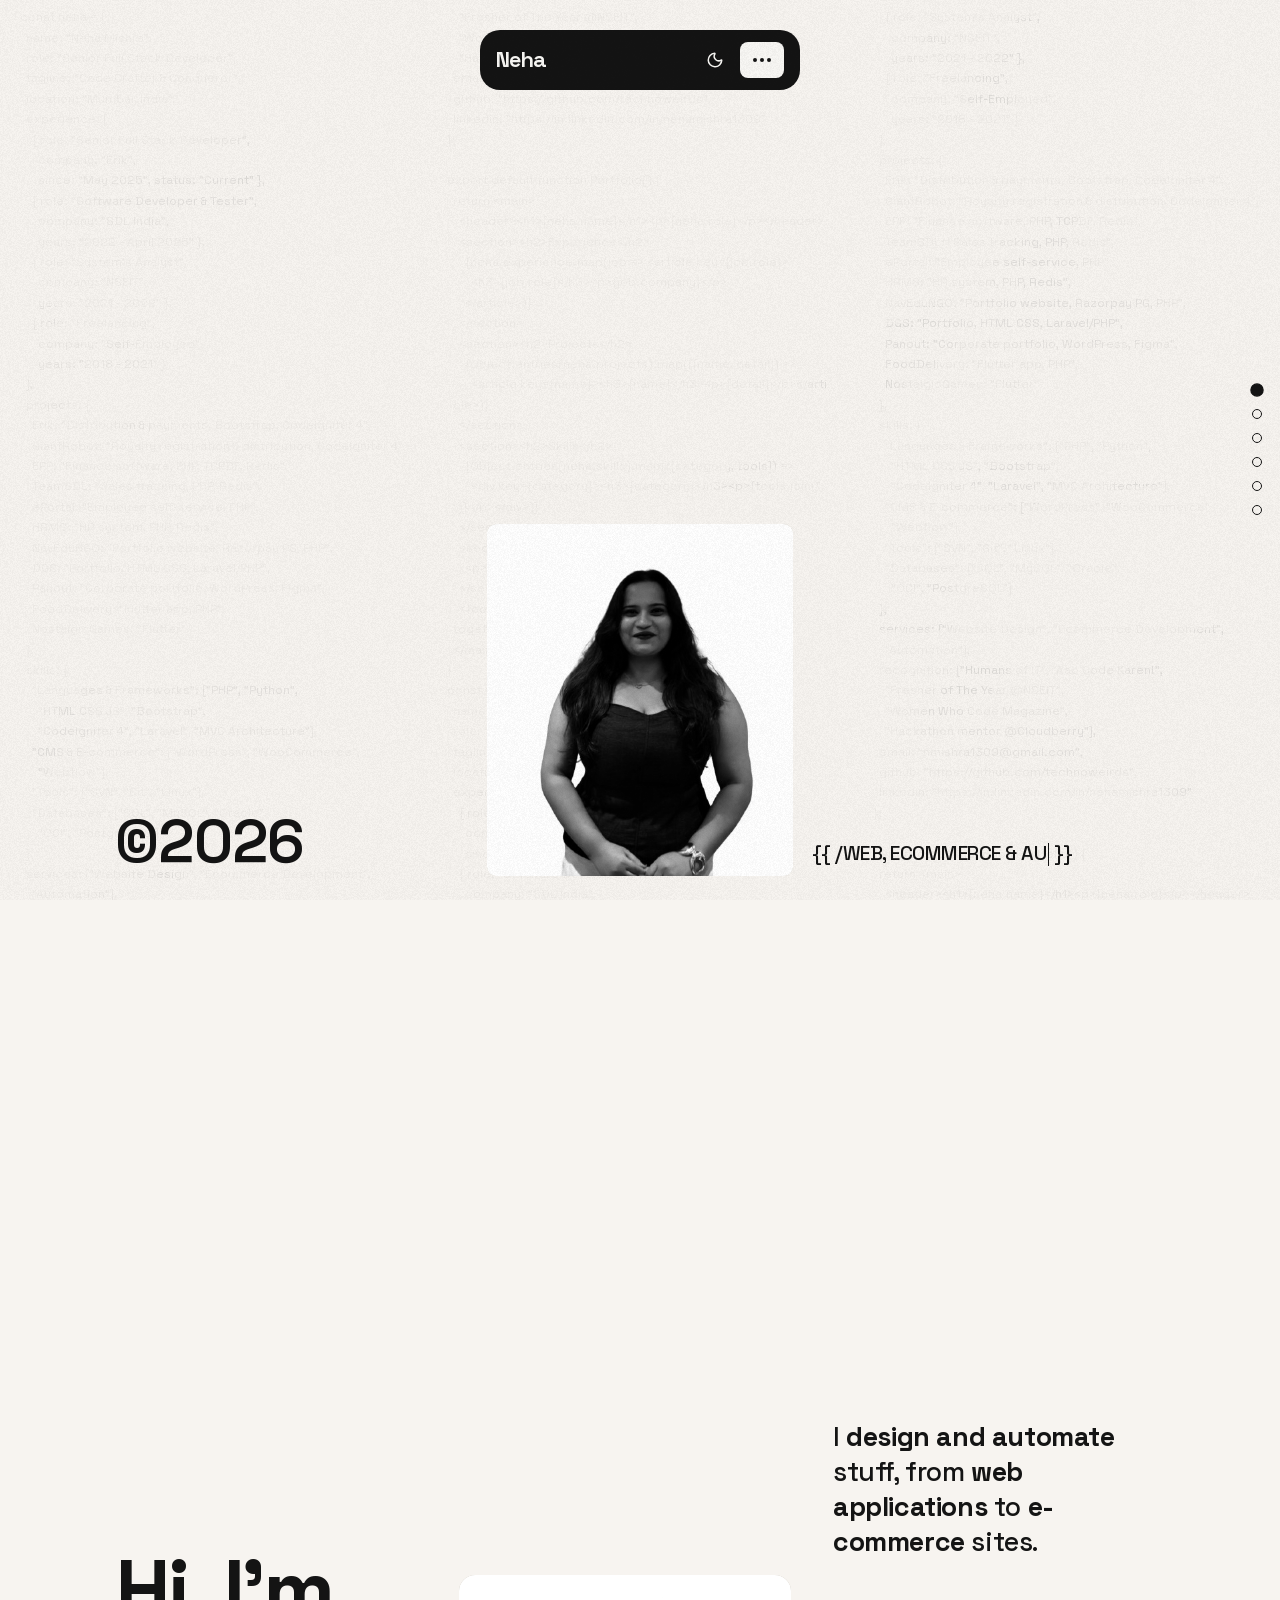
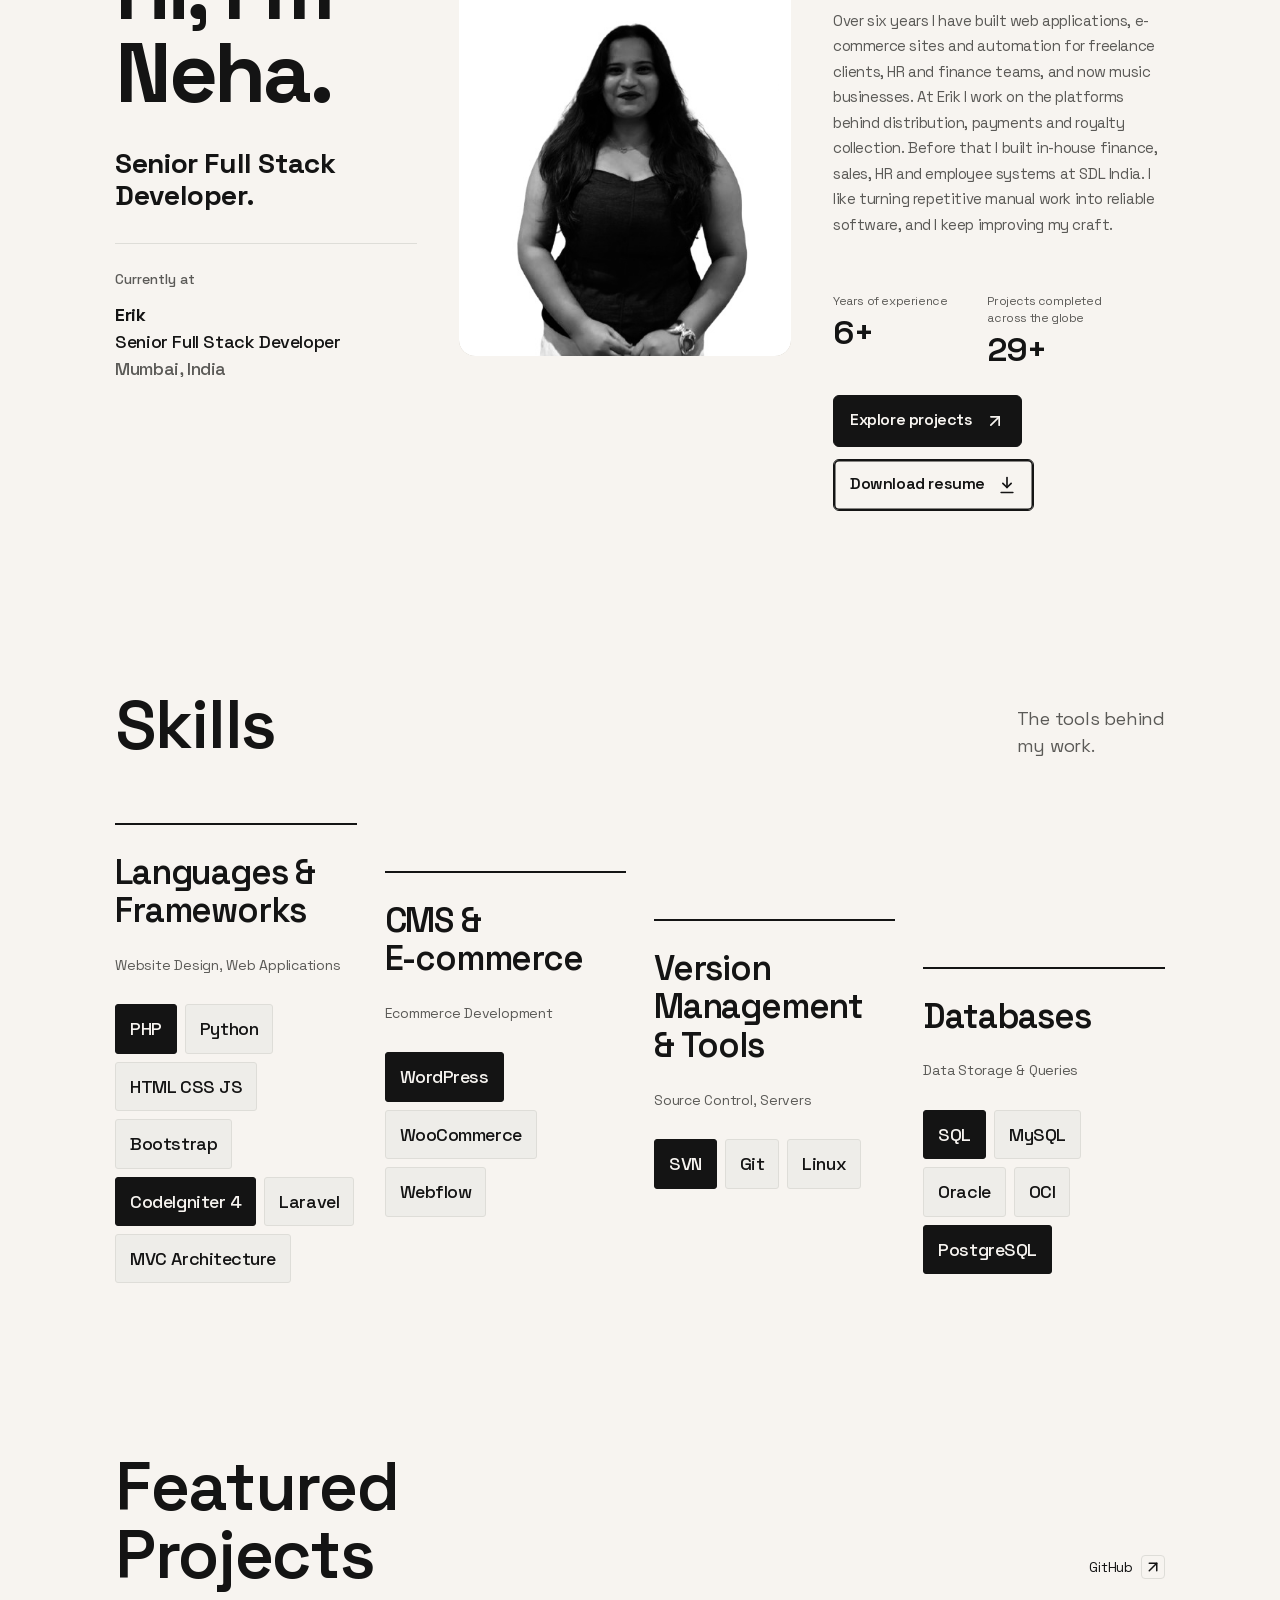
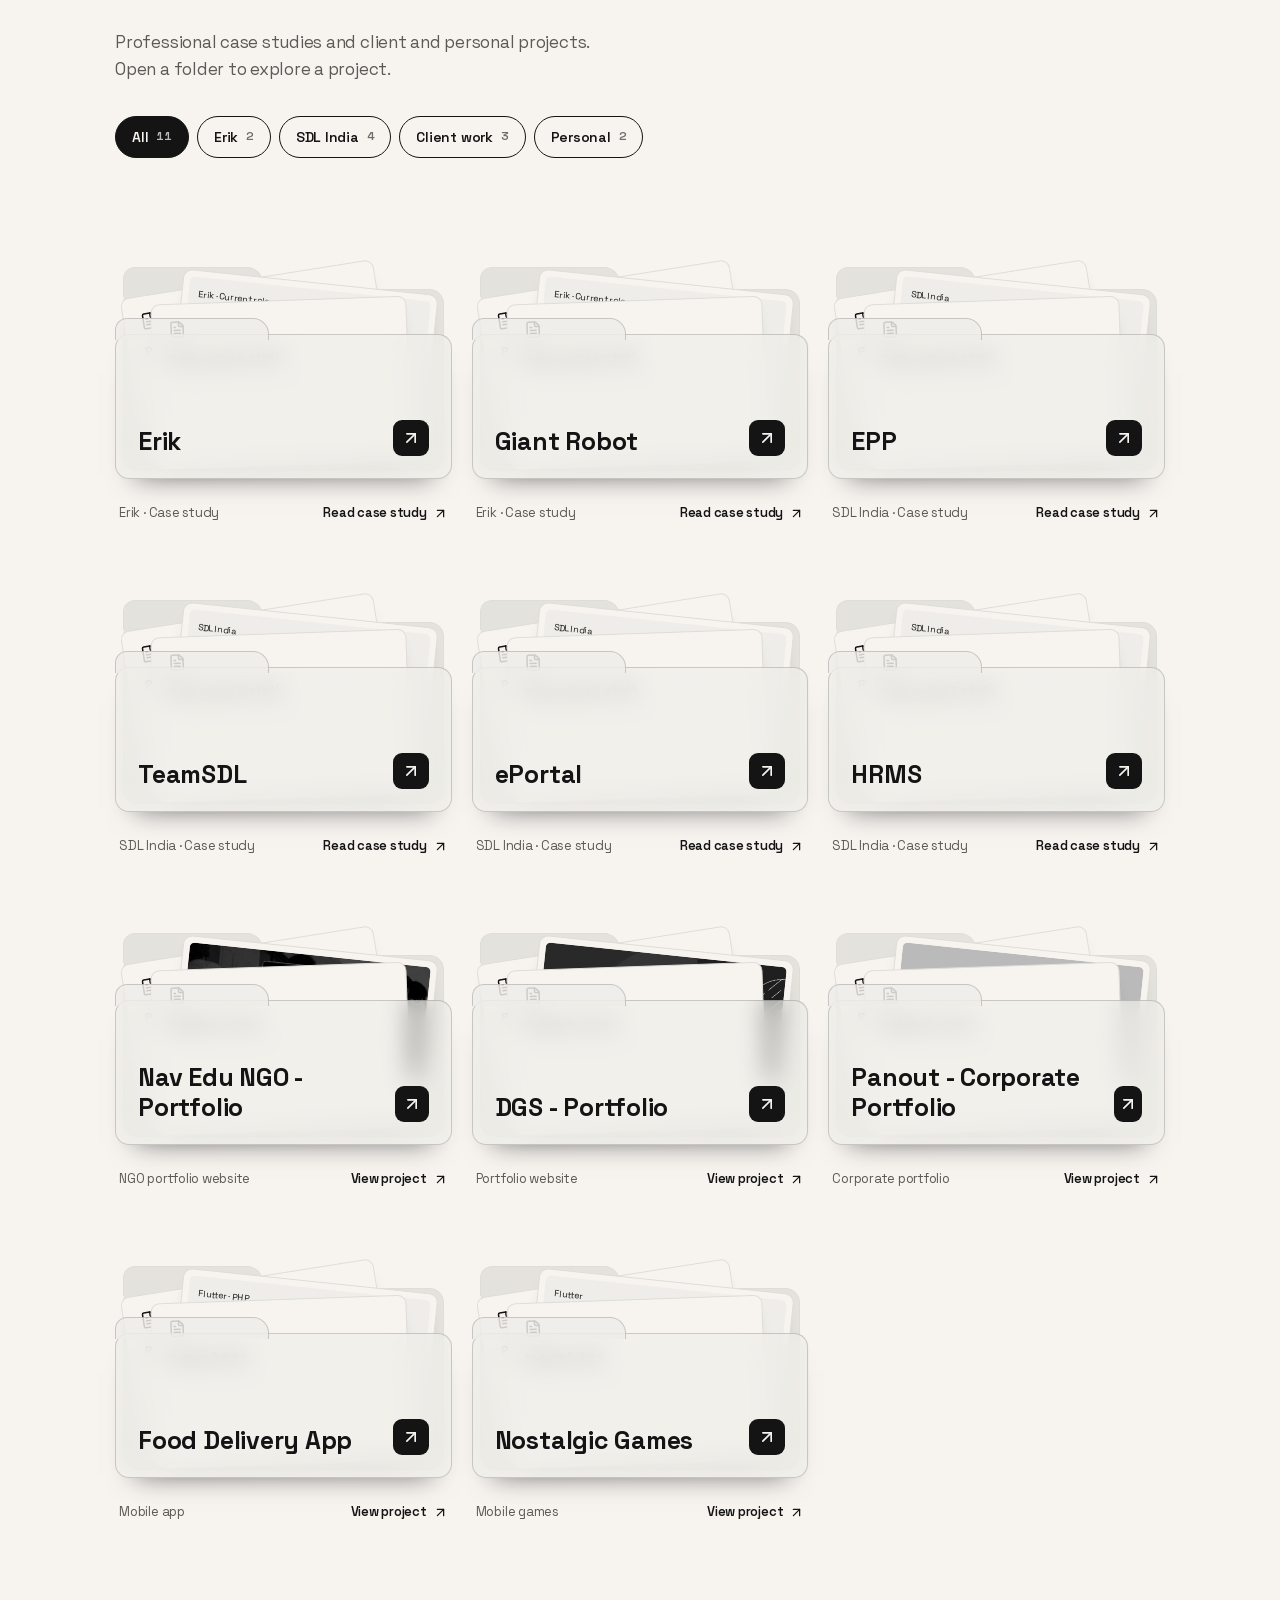
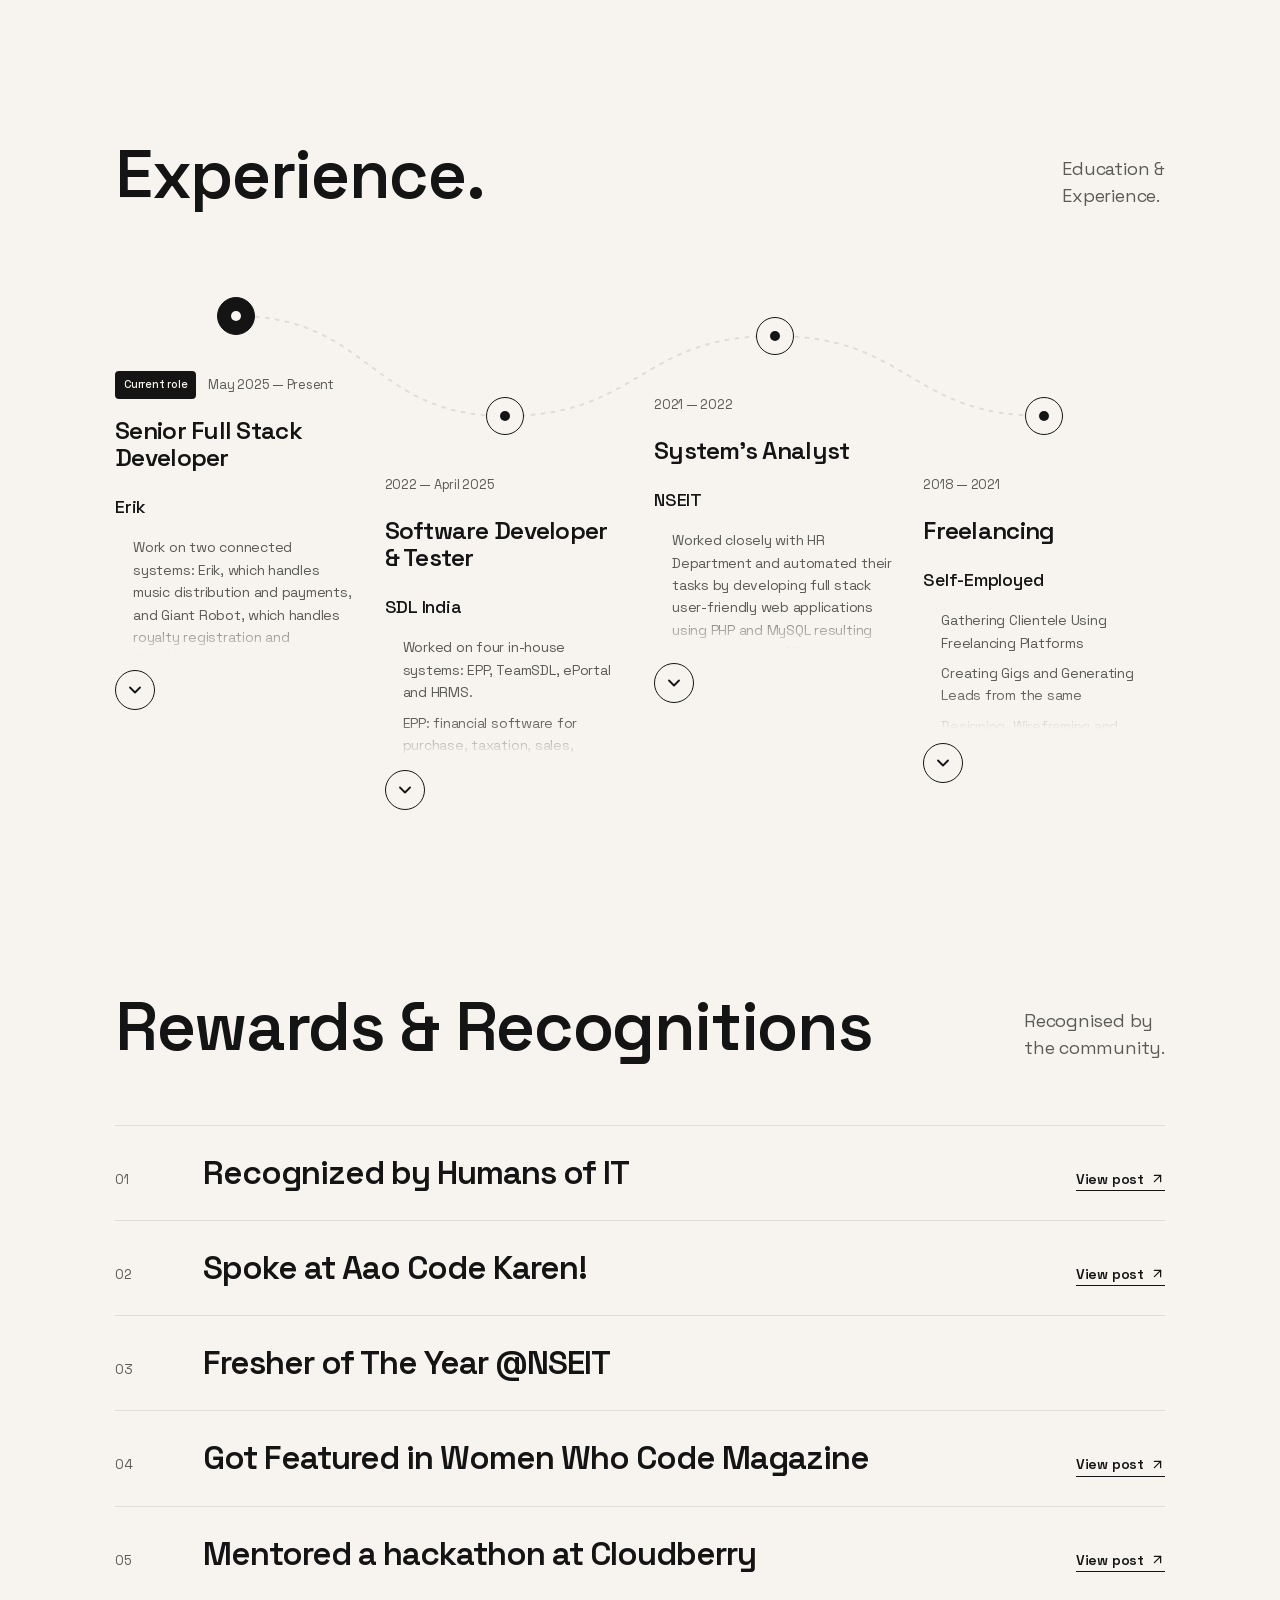
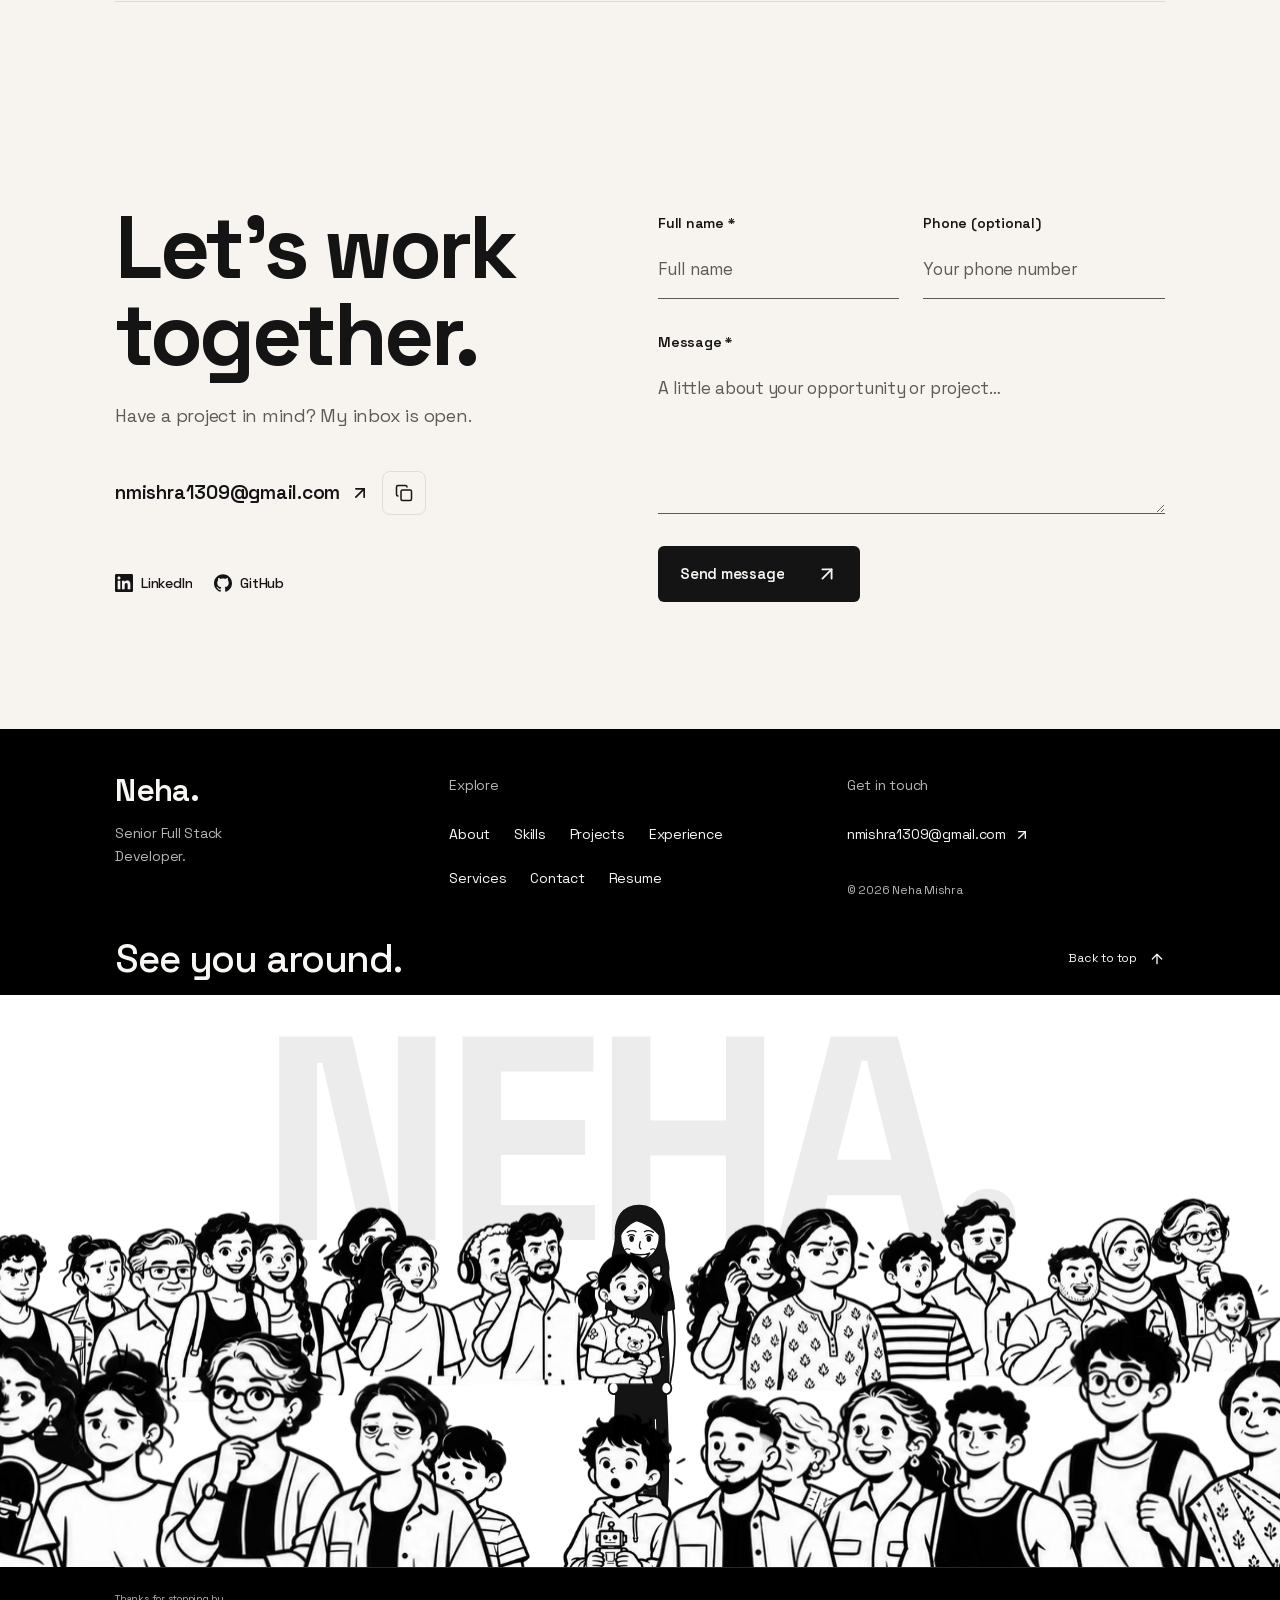
<file: index.html>
<!DOCTYPE html>
<html lang="en" class="fJfFLG_variable">
<head>
<meta charset="utf-8">
<meta name="viewport" content="width=device-width, initial-scale=1, viewport-fit=cover">
<meta name="theme-color" content="#ffffff" media="(prefers-color-scheme: light)">
<meta name="theme-color" content="#11151c" media="(prefers-color-scheme: dark)">
<title>Neha Mishra | Senior Full Stack Developer in Mumbai</title>
<meta name="description" content="Neha Mishra, Senior Full Stack Developer in Mumbai. Music distribution and royalty platforms, HRMS, finance and sales systems, e-commerce and automation. Experience, skills, projects and a downloadable resume.">
<meta property="og:title" content="Neha Mishra | Senior Full Stack Developer in Mumbai">
<meta property="og:description" content="Neha Mishra, Senior Full Stack Developer in Mumbai. Music distribution and royalty platforms, HRMS, finance and sales systems, e-commerce and automation. Experience, skills, projects and a downloadable resume.">
<meta property="og:site_name" content="Neha Mishra">
<meta property="og:locale" content="en_US">
<meta property="og:image" content="assets/img/neha.png">
<meta property="og:type" content="website">
<meta name="twitter:card" content="summary">
<meta name="author" content="Neha Mishra">
<link rel="icon" href="assets/img/favicon.ico" sizes="48x48">
<link rel="icon" href="assets/img/icon.svg" type="image/svg+xml">
<link rel="apple-touch-icon" href="assets/img/apple-icon.png">
<link rel="preload" href="assets/fonts/237858b39a32779d-s.p.1ii7211jqpzi_.woff2" as="font" crossorigin type="font/woff2">
<!-- Bootstrap 5: grid + utilities only (no reboot, so the custom base styles are untouched) -->
<link rel="stylesheet" href="css/bootstrap-grid.min.css">
<link rel="stylesheet" href="css/base.css">
<link rel="stylesheet" href="css/home.css">
<link rel="stylesheet" href="css/footer.css">
<link rel="stylesheet" href="css/overrides.css">
<script>(function(){try{document.documentElement.dataset.theme=localStorage.getItem('portfolio-theme')==='dark'?'dark':'light'}catch(e){document.documentElement.dataset.theme='light'}})();</script>
<script type="application/ld+json">{"@context":"https://schema.org","@type":"Person","name":"Neha Mishra","jobTitle":"Senior Full Stack Developer","worksFor":{"@type":"Organization","name":"Erik"},"email":"mailto:nmishra1309@gmail.com","address":{"@type":"PostalAddress","addressLocality":"Mumbai","addressCountry":"IN"},"knowsAbout":["PHP","CodeIgniter 4","Laravel","MySQL","Oracle","Bootstrap","WordPress","WooCommerce"],"sameAs":["https://in.linkedin.com/in/nehamishra1309","https://github.com/technoweirds"]}</script>
</head>
<body data-page="home">
<div class="portfolio">
<a class="skip-link" href="#main">Skip to content</a>
<div data-include="header"></div>
<main id="main">
<section id="about" class="about-section"><div class="portrait-journey" aria-hidden="true"><div class="portrait-sticky-stage"><div class="portrait-card"><div class="portrait-face portrait-face-front"><img alt="" width="1280" height="1280" decoding="async" src="assets/img/neha.png"/></div><div class="portrait-face portrait-face-back"><img alt="" width="1280" height="1280" decoding="async" src="assets/img/neha.png"/></div></div></div></div><div class="hero wrap" data-sc-act="flow" data-hero-intro="pending"><div class="glyph-background hero-code-background" data-slot="glyph-background" aria-hidden="true"><pre class="glyph-code-fallback">const neha = {
  name: &quot;Neha Mishra&quot;,
  role: &quot;Senior Full Stack Developer&quot;,
  tagline: &quot;Code Crafter &amp; Conqueror&quot;,
  location: &quot;Mumbai, India&quot;,
  experience: [
    { role: &quot;Senior Full Stack Developer&quot;,
      company: &quot;Erik&quot;,
      since: &quot;May 2025&quot;, status: &quot;Current&quot; },
    { role: &quot;Software Developer &amp; Tester&quot;,
      company: &quot;SDL India&quot;,
      years: &quot;2022 - April 2025&quot; },
    { role: &quot;System&#x27;s Analyst&quot;,
      company: &quot;NSEIT&quot;,
      years: &quot;2021 - 2022&quot; },
    { role: &quot;Freelancing&quot;,
      company: &quot;Self-Employed&quot;,
      years: &quot;2018 - 2021&quot; }
  ],
  projects: {
    Erik: &quot;Distribution &amp; payments, Bootstrap, CodeIgniter 4&quot;,
    GiantRobot: &quot;Royalty registration &amp; distribution, CodeIgniter 4&quot;,
    EPP: &quot;Finance software, PHP, TCPDF, Redis&quot;,
    TeamSDL: &quot;Sales tracking, PHP, Redis&quot;,
    ePortal: &quot;Employee self-service, PHP&quot;,
    HRMS: &quot;HR system, PHP, Redis&quot;,
    NavEduNGO: &quot;Portfolio website, Razorpay PG, PHP&quot;,
    DGS: &quot;Portfolio, HTML CSS, Laravel/PHP&quot;,
    Panout: &quot;Corporate portfolio, WordPress, Figma&quot;,
    FoodDelivery: &quot;Flutter app, PHP&quot;,
    NostalgicGames: &quot;Flutter&quot;
  },
  skills: {
    &quot;Languages &amp; Frameworks&quot;: [&quot;PHP&quot;, &quot;Python&quot;,
      &quot;HTML CSS JS&quot;, &quot;Bootstrap&quot;,
      &quot;CodeIgniter 4&quot;, &quot;Laravel&quot;, &quot;MVC Architecture&quot;],
    &quot;CMS &amp; E-commerce&quot;: [&quot;WordPress&quot;, &quot;WooCommerce&quot;,
      &quot;Webflow&quot;],
    &quot;Tools&quot;: [&quot;SVN&quot;, &quot;Git&quot;, &quot;Linux&quot;],
    &quot;Databases&quot;: [&quot;SQL&quot;, &quot;MySQL&quot;, &quot;Oracle&quot;,
      &quot;OCI&quot;, &quot;PostgreSQL&quot;]
  },
  services: [&quot;Website Design&quot;, &quot;Ecommerce Development&quot;,
    &quot;Automation&quot;],
  recognition: [&quot;Humans of IT&quot;, &quot;Aao Code Karen!&quot;,
    &quot;Fresher of The Year @NSEIT&quot;,
    &quot;Women Who Code Magazine&quot;,
    &quot;Hackathon mentor @Cloudberry&quot;],
  email: &quot;nmishra1309@gmail.com&quot;,
  github: &quot;https://github.com/technoweirds&quot;,
  linkedin: &quot;https://in.linkedin.com/in/nehamishra1309&quot;
};

export default function Portfolio() {
  return &lt;main&gt;
    &lt;header&gt;&lt;h1&gt;{neha.name}&lt;/h1&gt;&lt;p&gt;{neha.role}&lt;/p&gt;&lt;/header&gt;
    &lt;section&gt;&lt;h2&gt;Experience&lt;/h2&gt;
      {neha.experience.map(job =&gt; &lt;article key={job.role}&gt;
        &lt;h3&gt;{job.role}&lt;/h3&gt;&lt;p&gt;{job.company}&lt;/p&gt;
      &lt;/article&gt;)}
    &lt;/section&gt;
    &lt;section&gt;&lt;h2&gt;Projects&lt;/h2&gt;
      {Object.entries(neha.projects).map(([name, detail]) =&gt;
        &lt;article key={name}&gt;&lt;h3&gt;{name}&lt;/h3&gt;&lt;p&gt;{detail}&lt;/p&gt;&lt;/article&gt;)}
    &lt;/section&gt;
    &lt;section&gt;&lt;h2&gt;Skills&lt;/h2&gt;
      {Object.entries(neha.skills).map(([category, tools]) =&gt;
        &lt;div key={category}&gt;&lt;h3&gt;{category}&lt;/h3&gt;&lt;p&gt;{tools.join(&quot;, &quot;)}&lt;/p&gt;&lt;/div&gt;)}
    &lt;/section&gt;
    &lt;section&gt;&lt;h2&gt;Services&lt;/h2&gt;
      &lt;p&gt;{neha.services.join(&quot; / &quot;)}&lt;/p&gt;
    &lt;/section&gt;
    &lt;footer&gt;&lt;a href={&quot;mailto:&quot; + neha.email}&gt;Let&#x27;s work together.&lt;/a&gt;&lt;/footer&gt;
  &lt;/main&gt;;
}</pre><canvas></canvas></div><a href="#biography" class="hero-portrait-link" aria-label="About Neha Mishra"><img alt="Neha Mishra in black and white" width="1280" height="1280" decoding="async" src="assets/img/neha.png"/></a><div class="hero-heading-composition">
<h1 class="hero-title hero-display-title" aria-label="Code Crafter"><span class="title-line" aria-hidden="true"><span class="hero-word"><span class="hero-code-open hero-code-mark" aria-hidden="true"><svg viewBox="20 0 110 160" fill="none" stroke="currentColor" stroke-width="16" stroke-linecap="square" stroke-linejoin="miter" focusable="false"><path class="hero-code-depth" opacity=".16" d="M105 30 48 80 105 130" transform="translate(5 6)"></path><path d="M105 30 48 80 105 130"></path></svg></span><span class="hero-letter-window"><span class="hero-letter">C</span></span><span class="hero-letter-window"><span class="hero-letter">O</span></span><span class="hero-letter-window"><span class="hero-letter">D</span></span><span class="hero-letter-window"><span class="hero-letter">E</span></span></span></span></span><span class="title-line" aria-hidden="true"><span class="hero-word"><span class="hero-code-close hero-code-mark" aria-hidden="true"><svg viewBox="0 0 180 160" fill="none" stroke="currentColor" stroke-width="16" stroke-linecap="square" stroke-linejoin="miter" focusable="false"><path class="hero-code-depth" opacity=".16" d="M65 30 25 130M100 30 157 80 100 130" transform="translate(5 6)"></path><path d="M65 30 25 130M100 30 157 80 100 130"></path></svg></span><span class="hero-letter-window"><span class="hero-letter">C</span></span><span class="hero-letter-window"><span class="hero-letter">R</span></span><span class="hero-letter-window"><span class="hero-letter">A</span></span><span class="hero-letter-window"><span class="hero-letter">F</span></span><span class="hero-letter-window"><span class="hero-letter">T</span></span><span class="hero-letter-window"><span class="hero-letter">E</span></span><span class="hero-letter-window"><span class="hero-letter">R</span></span></span></span></span></h1></div><div class="hero-footer"><span class="hero-year">©2026</span><span class="hero-focus"><span class="terminal-text"><span aria-hidden="true">{{ </span><span>/WEB, ECOMMERCE &amp; AUTOMATION</span><span class="terminal-caret" aria-hidden="true"></span><span aria-hidden="true"> }}</span></span></span></div></div><div id="biography" class="biography wrap measure-content" data-sc-act="flow"><div class="bio-introduction">
<h2>Hi, I&#x27;m<br/> Neha.</h2><p class="bio-role">Senior Full Stack <span>Developer.</span></p><div class="bio-current"><span>Currently at</span><p><strong>Erik</strong><br/>Senior Full Stack Developer<br/><span>Mumbai, India</span></p></div></div>
<figure class="bio-portrait"><img alt="Portrait of Neha Mishra" loading="lazy" width="1280" height="1280" decoding="async" src="assets/img/neha.png"/></figure><div class="bio-description"><p class="bio-lead">I <strong>design and automate</strong> stuff, from <strong>web applications</strong> to <strong>e-commerce</strong> sites.</p><p class="bio-about">Over six years I have built web applications, e-commerce sites and automation for freelance clients, HR and finance teams, and now music businesses. At Erik I work on the platforms behind distribution, payments and royalty collection. Before that I built in-house finance, sales, HR and employee systems at SDL India. I like turning repetitive manual work into reliable software, and I keep improving my craft.</p><dl class="bio-stats"><div><dt>Years of experience</dt><dd>6+</dd></div><div><dt>Projects completed across the globe</dt><dd>29+</dd></div></dl><div class="bio-actions"><a class="bio-projects wave-target" href="#projects"><span class="wave-text" data-wave="Explore projects"></span><svg xmlns="http://www.w3.org/2000/svg" width="20" height="20" viewBox="0 0 24 24" fill="none" stroke="currentColor" stroke-width="2" stroke-linecap="round" stroke-linejoin="round" class="lucide lucide-arrow-up-right" aria-hidden="true"><path d="M7 7h10v10"></path><path d="M7 17 17 7"></path></svg></a><a class="bio-projects bio-resume wave-target" href="assets/Neha-Mishra-Resume.pdf" download="Neha-Mishra-Resume.pdf"><span class="wave-text" data-wave="Download resume"></span><svg xmlns="http://www.w3.org/2000/svg" width="20" height="20" viewBox="0 0 24 24" fill="none" stroke="currentColor" stroke-width="2" stroke-linecap="round" stroke-linejoin="round" aria-hidden="true"><path d="M12 3v12"></path><path d="m7 10 5 5 5-5"></path><path d="M5 21h14"></path></svg></a></div></div></div></section>

<section id="skills" class="skills-section section-pad" data-sc-act="flow"><div class="wrap"><div class="skills-heading">
<h2>Skills</h2><p>The tools behind<br/> my work.</p></div><div class="skills-specimens">
<article class="skills-specimen" aria-labelledby="skills-languages"><h3 id="skills-languages">Languages &amp; Frameworks</h3><p class="skills-specimen-note">Website Design, Web Applications</p><ul class="skills-type-mosaic"><li>PHP</li><li>Python</li><li>HTML CSS JS</li><li>Bootstrap</li><li>CodeIgniter 4</li><li>Laravel</li><li>MVC Architecture</li></ul></article>
<article class="skills-specimen" aria-labelledby="skills-cms"><h3 id="skills-cms">CMS &amp; E-commerce</h3><p class="skills-specimen-note">Ecommerce Development</p><ul class="skills-type-mosaic"><li>WordPress</li><li>WooCommerce</li><li>Webflow</li></ul></article>
<article class="skills-specimen" aria-labelledby="skills-tools"><h3 id="skills-tools">Version Management &amp; Tools</h3><p class="skills-specimen-note">Source Control, Servers</p><ul class="skills-type-mosaic"><li>SVN</li><li>Git</li><li>Linux</li></ul></article>
<article class="skills-specimen" aria-labelledby="skills-databases"><h3 id="skills-databases">Databases</h3><p class="skills-specimen-note">Data Storage &amp; Queries</p><ul class="skills-type-mosaic"><li>SQL</li><li>MySQL</li><li>Oracle</li><li>OCI</li><li>PostgreSQL</li></ul></article>
</div></div></section>

<section id="projects" class="projects-section wrap section-pad measure-content" data-sc-act="flow"><div class="section-heading">
<h2>Featured<br/>Projects</h2><a href="https://github.com/technoweirds" target="_blank" rel="noopener noreferrer" class="text-link wave-target"><span class="wave-text" data-wave="GitHub"></span> <svg xmlns="http://www.w3.org/2000/svg" width="18" height="18" viewBox="0 0 24 24" fill="none" stroke="currentColor" stroke-width="2" stroke-linecap="round" stroke-linejoin="round" class="lucide lucide-arrow-up-right" aria-hidden="true"><path d="M7 7h10v10"></path><path d="M7 17 17 7"></path></svg></a></div><p class="projects-intro">Professional case studies and client and personal projects. Open a folder to explore a project.</p><div class="project-folder-grid"><button type="button" class="project-folder" data-folder-id="erik" aria-expanded="false" aria-controls="project-details-panel"><span class="sr-only">Erik</span><span class="folder-scene" aria-hidden="true"><span class="folder-back"></span><span class="folder-paper folder-paper-back"><svg xmlns="http://www.w3.org/2000/svg" width="18" height="18" viewBox="0 0 24 24" fill="none" stroke="currentColor" stroke-width="2" stroke-linecap="round" stroke-linejoin="round" class="lucide lucide-file-text" aria-hidden="true"><path d="M6 22a2 2 0 0 1-2-2V4a2 2 0 0 1 2-2h8a2.4 2.4 0 0 1 1.704.706l3.588 3.588A2.4 2.4 0 0 1 20 8v12a2 2 0 0 1-2 2z"></path><path d="M14 2v5a1 1 0 0 0 1 1h5"></path><path d="M10 9H8"></path><path d="M16 13H8"></path><path d="M16 17H8"></path></svg><span>Project overview</span><span class="folder-paper-lines"></span></span><span class="folder-paper folder-paper-preview"><span class="folder-case-preview"><span>Erik · Current role</span><strong>Erik</strong><span>Professional case study</span></span><span>Erik</span></span><span class="folder-paper folder-paper-front"><svg xmlns="http://www.w3.org/2000/svg" width="18" height="18" viewBox="0 0 24 24" fill="none" stroke="currentColor" stroke-width="2" stroke-linecap="round" stroke-linejoin="round" class="lucide lucide-file-text" aria-hidden="true"><path d="M6 22a2 2 0 0 1-2-2V4a2 2 0 0 1 2-2h8a2.4 2.4 0 0 1 1.704.706l3.588 3.588A2.4 2.4 0 0 1 20 8v12a2 2 0 0 1-2 2z"></path><path d="M14 2v5a1 1 0 0 0 1 1h5"></path><path d="M10 9H8"></path><path d="M16 13H8"></path><path d="M16 17H8"></path></svg><span>Role, scope &amp; stack</span><span class="folder-paper-lines"></span></span><span class="folder-front"><span class="folder-front-title">Erik</span><span class="folder-open-icon"><svg xmlns="http://www.w3.org/2000/svg" width="20" height="20" viewBox="0 0 24 24" fill="none" stroke="currentColor" stroke-width="2" stroke-linecap="round" stroke-linejoin="round" class="lucide lucide-arrow-up-right" aria-hidden="true"><path d="M7 7h10v10"></path><path d="M7 17 17 7"></path></svg></span></span></span><span class="folder-caption"><span>Erik · Case study</span><span class="folder-caption-action">Read case study <svg xmlns="http://www.w3.org/2000/svg" width="15" height="15" viewBox="0 0 24 24" fill="none" stroke="currentColor" stroke-width="2" stroke-linecap="round" stroke-linejoin="round" class="lucide lucide-arrow-up-right" aria-hidden="true"><path d="M7 7h10v10"></path><path d="M7 17 17 7"></path></svg></span></span></button><button type="button" class="project-folder" data-folder-id="giantrobot" aria-expanded="false" aria-controls="project-details-panel"><span class="sr-only">Giant Robot</span><span class="folder-scene" aria-hidden="true"><span class="folder-back"></span><span class="folder-paper folder-paper-back"><svg xmlns="http://www.w3.org/2000/svg" width="18" height="18" viewBox="0 0 24 24" fill="none" stroke="currentColor" stroke-width="2" stroke-linecap="round" stroke-linejoin="round" class="lucide lucide-file-text" aria-hidden="true"><path d="M6 22a2 2 0 0 1-2-2V4a2 2 0 0 1 2-2h8a2.4 2.4 0 0 1 1.704.706l3.588 3.588A2.4 2.4 0 0 1 20 8v12a2 2 0 0 1-2 2z"></path><path d="M14 2v5a1 1 0 0 0 1 1h5"></path><path d="M10 9H8"></path><path d="M16 13H8"></path><path d="M16 17H8"></path></svg><span>Project overview</span><span class="folder-paper-lines"></span></span><span class="folder-paper folder-paper-preview"><span class="folder-case-preview"><span>Erik · Current role</span><strong>Giant<br/>Robot</strong><span>Professional case study</span></span><span>Giant Robot</span></span><span class="folder-paper folder-paper-front"><svg xmlns="http://www.w3.org/2000/svg" width="18" height="18" viewBox="0 0 24 24" fill="none" stroke="currentColor" stroke-width="2" stroke-linecap="round" stroke-linejoin="round" class="lucide lucide-file-text" aria-hidden="true"><path d="M6 22a2 2 0 0 1-2-2V4a2 2 0 0 1 2-2h8a2.4 2.4 0 0 1 1.704.706l3.588 3.588A2.4 2.4 0 0 1 20 8v12a2 2 0 0 1-2 2z"></path><path d="M14 2v5a1 1 0 0 0 1 1h5"></path><path d="M10 9H8"></path><path d="M16 13H8"></path><path d="M16 17H8"></path></svg><span>Role, scope &amp; stack</span><span class="folder-paper-lines"></span></span><span class="folder-front"><span class="folder-front-title">Giant Robot</span><span class="folder-open-icon"><svg xmlns="http://www.w3.org/2000/svg" width="20" height="20" viewBox="0 0 24 24" fill="none" stroke="currentColor" stroke-width="2" stroke-linecap="round" stroke-linejoin="round" class="lucide lucide-arrow-up-right" aria-hidden="true"><path d="M7 7h10v10"></path><path d="M7 17 17 7"></path></svg></span></span></span><span class="folder-caption"><span>Erik · Case study</span><span class="folder-caption-action">Read case study <svg xmlns="http://www.w3.org/2000/svg" width="15" height="15" viewBox="0 0 24 24" fill="none" stroke="currentColor" stroke-width="2" stroke-linecap="round" stroke-linejoin="round" class="lucide lucide-arrow-up-right" aria-hidden="true"><path d="M7 7h10v10"></path><path d="M7 17 17 7"></path></svg></span></span></button><button type="button" class="project-folder" data-folder-id="epp" aria-expanded="false" aria-controls="project-details-panel"><span class="sr-only">EPP</span><span class="folder-scene" aria-hidden="true"><span class="folder-back"></span><span class="folder-paper folder-paper-back"><svg xmlns="http://www.w3.org/2000/svg" width="18" height="18" viewBox="0 0 24 24" fill="none" stroke="currentColor" stroke-width="2" stroke-linecap="round" stroke-linejoin="round" class="lucide lucide-file-text" aria-hidden="true"><path d="M6 22a2 2 0 0 1-2-2V4a2 2 0 0 1 2-2h8a2.4 2.4 0 0 1 1.704.706l3.588 3.588A2.4 2.4 0 0 1 20 8v12a2 2 0 0 1-2 2z"></path><path d="M14 2v5a1 1 0 0 0 1 1h5"></path><path d="M10 9H8"></path><path d="M16 13H8"></path><path d="M16 17H8"></path></svg><span>Project overview</span><span class="folder-paper-lines"></span></span><span class="folder-paper folder-paper-preview"><span class="folder-case-preview"><span>SDL India</span><strong>EPP</strong><span>Professional case study</span></span><span>EPP</span></span><span class="folder-paper folder-paper-front"><svg xmlns="http://www.w3.org/2000/svg" width="18" height="18" viewBox="0 0 24 24" fill="none" stroke="currentColor" stroke-width="2" stroke-linecap="round" stroke-linejoin="round" class="lucide lucide-file-text" aria-hidden="true"><path d="M6 22a2 2 0 0 1-2-2V4a2 2 0 0 1 2-2h8a2.4 2.4 0 0 1 1.704.706l3.588 3.588A2.4 2.4 0 0 1 20 8v12a2 2 0 0 1-2 2z"></path><path d="M14 2v5a1 1 0 0 0 1 1h5"></path><path d="M10 9H8"></path><path d="M16 13H8"></path><path d="M16 17H8"></path></svg><span>Role, scope &amp; stack</span><span class="folder-paper-lines"></span></span><span class="folder-front"><span class="folder-front-title">EPP</span><span class="folder-open-icon"><svg xmlns="http://www.w3.org/2000/svg" width="20" height="20" viewBox="0 0 24 24" fill="none" stroke="currentColor" stroke-width="2" stroke-linecap="round" stroke-linejoin="round" class="lucide lucide-arrow-up-right" aria-hidden="true"><path d="M7 7h10v10"></path><path d="M7 17 17 7"></path></svg></span></span></span><span class="folder-caption"><span>SDL India · Case study</span><span class="folder-caption-action">Read case study <svg xmlns="http://www.w3.org/2000/svg" width="15" height="15" viewBox="0 0 24 24" fill="none" stroke="currentColor" stroke-width="2" stroke-linecap="round" stroke-linejoin="round" class="lucide lucide-arrow-up-right" aria-hidden="true"><path d="M7 7h10v10"></path><path d="M7 17 17 7"></path></svg></span></span></button><button type="button" class="project-folder" data-folder-id="teamsdl" aria-expanded="false" aria-controls="project-details-panel"><span class="sr-only">TeamSDL</span><span class="folder-scene" aria-hidden="true"><span class="folder-back"></span><span class="folder-paper folder-paper-back"><svg xmlns="http://www.w3.org/2000/svg" width="18" height="18" viewBox="0 0 24 24" fill="none" stroke="currentColor" stroke-width="2" stroke-linecap="round" stroke-linejoin="round" class="lucide lucide-file-text" aria-hidden="true"><path d="M6 22a2 2 0 0 1-2-2V4a2 2 0 0 1 2-2h8a2.4 2.4 0 0 1 1.704.706l3.588 3.588A2.4 2.4 0 0 1 20 8v12a2 2 0 0 1-2 2z"></path><path d="M14 2v5a1 1 0 0 0 1 1h5"></path><path d="M10 9H8"></path><path d="M16 13H8"></path><path d="M16 17H8"></path></svg><span>Project overview</span><span class="folder-paper-lines"></span></span><span class="folder-paper folder-paper-preview"><span class="folder-case-preview"><span>SDL India</span><strong>Team<br/>SDL</strong><span>Professional case study</span></span><span>TeamSDL</span></span><span class="folder-paper folder-paper-front"><svg xmlns="http://www.w3.org/2000/svg" width="18" height="18" viewBox="0 0 24 24" fill="none" stroke="currentColor" stroke-width="2" stroke-linecap="round" stroke-linejoin="round" class="lucide lucide-file-text" aria-hidden="true"><path d="M6 22a2 2 0 0 1-2-2V4a2 2 0 0 1 2-2h8a2.4 2.4 0 0 1 1.704.706l3.588 3.588A2.4 2.4 0 0 1 20 8v12a2 2 0 0 1-2 2z"></path><path d="M14 2v5a1 1 0 0 0 1 1h5"></path><path d="M10 9H8"></path><path d="M16 13H8"></path><path d="M16 17H8"></path></svg><span>Role, scope &amp; stack</span><span class="folder-paper-lines"></span></span><span class="folder-front"><span class="folder-front-title">TeamSDL</span><span class="folder-open-icon"><svg xmlns="http://www.w3.org/2000/svg" width="20" height="20" viewBox="0 0 24 24" fill="none" stroke="currentColor" stroke-width="2" stroke-linecap="round" stroke-linejoin="round" class="lucide lucide-arrow-up-right" aria-hidden="true"><path d="M7 7h10v10"></path><path d="M7 17 17 7"></path></svg></span></span></span><span class="folder-caption"><span>SDL India · Case study</span><span class="folder-caption-action">Read case study <svg xmlns="http://www.w3.org/2000/svg" width="15" height="15" viewBox="0 0 24 24" fill="none" stroke="currentColor" stroke-width="2" stroke-linecap="round" stroke-linejoin="round" class="lucide lucide-arrow-up-right" aria-hidden="true"><path d="M7 7h10v10"></path><path d="M7 17 17 7"></path></svg></span></span></button><button type="button" class="project-folder" data-folder-id="eportal" aria-expanded="false" aria-controls="project-details-panel"><span class="sr-only">ePortal</span><span class="folder-scene" aria-hidden="true"><span class="folder-back"></span><span class="folder-paper folder-paper-back"><svg xmlns="http://www.w3.org/2000/svg" width="18" height="18" viewBox="0 0 24 24" fill="none" stroke="currentColor" stroke-width="2" stroke-linecap="round" stroke-linejoin="round" class="lucide lucide-file-text" aria-hidden="true"><path d="M6 22a2 2 0 0 1-2-2V4a2 2 0 0 1 2-2h8a2.4 2.4 0 0 1 1.704.706l3.588 3.588A2.4 2.4 0 0 1 20 8v12a2 2 0 0 1-2 2z"></path><path d="M14 2v5a1 1 0 0 0 1 1h5"></path><path d="M10 9H8"></path><path d="M16 13H8"></path><path d="M16 17H8"></path></svg><span>Project overview</span><span class="folder-paper-lines"></span></span><span class="folder-paper folder-paper-preview"><span class="folder-case-preview"><span>SDL India</span><strong>e<br/>Portal</strong><span>Professional case study</span></span><span>ePortal</span></span><span class="folder-paper folder-paper-front"><svg xmlns="http://www.w3.org/2000/svg" width="18" height="18" viewBox="0 0 24 24" fill="none" stroke="currentColor" stroke-width="2" stroke-linecap="round" stroke-linejoin="round" class="lucide lucide-file-text" aria-hidden="true"><path d="M6 22a2 2 0 0 1-2-2V4a2 2 0 0 1 2-2h8a2.4 2.4 0 0 1 1.704.706l3.588 3.588A2.4 2.4 0 0 1 20 8v12a2 2 0 0 1-2 2z"></path><path d="M14 2v5a1 1 0 0 0 1 1h5"></path><path d="M10 9H8"></path><path d="M16 13H8"></path><path d="M16 17H8"></path></svg><span>Role, scope &amp; stack</span><span class="folder-paper-lines"></span></span><span class="folder-front"><span class="folder-front-title">ePortal</span><span class="folder-open-icon"><svg xmlns="http://www.w3.org/2000/svg" width="20" height="20" viewBox="0 0 24 24" fill="none" stroke="currentColor" stroke-width="2" stroke-linecap="round" stroke-linejoin="round" class="lucide lucide-arrow-up-right" aria-hidden="true"><path d="M7 7h10v10"></path><path d="M7 17 17 7"></path></svg></span></span></span><span class="folder-caption"><span>SDL India · Case study</span><span class="folder-caption-action">Read case study <svg xmlns="http://www.w3.org/2000/svg" width="15" height="15" viewBox="0 0 24 24" fill="none" stroke="currentColor" stroke-width="2" stroke-linecap="round" stroke-linejoin="round" class="lucide lucide-arrow-up-right" aria-hidden="true"><path d="M7 7h10v10"></path><path d="M7 17 17 7"></path></svg></span></span></button><button type="button" class="project-folder" data-folder-id="hrms" aria-expanded="false" aria-controls="project-details-panel"><span class="sr-only">HRMS</span><span class="folder-scene" aria-hidden="true"><span class="folder-back"></span><span class="folder-paper folder-paper-back"><svg xmlns="http://www.w3.org/2000/svg" width="18" height="18" viewBox="0 0 24 24" fill="none" stroke="currentColor" stroke-width="2" stroke-linecap="round" stroke-linejoin="round" class="lucide lucide-file-text" aria-hidden="true"><path d="M6 22a2 2 0 0 1-2-2V4a2 2 0 0 1 2-2h8a2.4 2.4 0 0 1 1.704.706l3.588 3.588A2.4 2.4 0 0 1 20 8v12a2 2 0 0 1-2 2z"></path><path d="M14 2v5a1 1 0 0 0 1 1h5"></path><path d="M10 9H8"></path><path d="M16 13H8"></path><path d="M16 17H8"></path></svg><span>Project overview</span><span class="folder-paper-lines"></span></span><span class="folder-paper folder-paper-preview"><span class="folder-case-preview"><span>SDL India</span><strong>HRMS</strong><span>Professional case study</span></span><span>HRMS</span></span><span class="folder-paper folder-paper-front"><svg xmlns="http://www.w3.org/2000/svg" width="18" height="18" viewBox="0 0 24 24" fill="none" stroke="currentColor" stroke-width="2" stroke-linecap="round" stroke-linejoin="round" class="lucide lucide-file-text" aria-hidden="true"><path d="M6 22a2 2 0 0 1-2-2V4a2 2 0 0 1 2-2h8a2.4 2.4 0 0 1 1.704.706l3.588 3.588A2.4 2.4 0 0 1 20 8v12a2 2 0 0 1-2 2z"></path><path d="M14 2v5a1 1 0 0 0 1 1h5"></path><path d="M10 9H8"></path><path d="M16 13H8"></path><path d="M16 17H8"></path></svg><span>Role, scope &amp; stack</span><span class="folder-paper-lines"></span></span><span class="folder-front"><span class="folder-front-title">HRMS</span><span class="folder-open-icon"><svg xmlns="http://www.w3.org/2000/svg" width="20" height="20" viewBox="0 0 24 24" fill="none" stroke="currentColor" stroke-width="2" stroke-linecap="round" stroke-linejoin="round" class="lucide lucide-arrow-up-right" aria-hidden="true"><path d="M7 7h10v10"></path><path d="M7 17 17 7"></path></svg></span></span></span><span class="folder-caption"><span>SDL India · Case study</span><span class="folder-caption-action">Read case study <svg xmlns="http://www.w3.org/2000/svg" width="15" height="15" viewBox="0 0 24 24" fill="none" stroke="currentColor" stroke-width="2" stroke-linecap="round" stroke-linejoin="round" class="lucide lucide-arrow-up-right" aria-hidden="true"><path d="M7 7h10v10"></path><path d="M7 17 17 7"></path></svg></span></span></button><button type="button" class="project-folder" data-folder-id="naveducation" aria-expanded="false" aria-controls="project-details-panel"><span class="sr-only">Nav Edu NGO - Portfolio</span><span class="folder-scene" aria-hidden="true"><span class="folder-back"></span><span class="folder-paper folder-paper-back"><svg xmlns="http://www.w3.org/2000/svg" width="18" height="18" viewBox="0 0 24 24" fill="none" stroke="currentColor" stroke-width="2" stroke-linecap="round" stroke-linejoin="round" class="lucide lucide-file-text" aria-hidden="true"><path d="M6 22a2 2 0 0 1-2-2V4a2 2 0 0 1 2-2h8a2.4 2.4 0 0 1 1.704.706l3.588 3.588A2.4 2.4 0 0 1 20 8v12a2 2 0 0 1-2 2z"></path><path d="M14 2v5a1 1 0 0 0 1 1h5"></path><path d="M10 9H8"></path><path d="M16 13H8"></path><path d="M16 17H8"></path></svg><span>Project overview</span><span class="folder-paper-lines"></span></span><span class="folder-paper folder-paper-preview"><img alt="" loading="lazy" width="600" height="360" decoding="async" src="assets/img/portfolio1.jpg"/><span>Nav Edu NGO - Portfolio</span></span><span class="folder-paper folder-paper-front"><svg xmlns="http://www.w3.org/2000/svg" width="18" height="18" viewBox="0 0 24 24" fill="none" stroke="currentColor" stroke-width="2" stroke-linecap="round" stroke-linejoin="round" class="lucide lucide-file-text" aria-hidden="true"><path d="M6 22a2 2 0 0 1-2-2V4a2 2 0 0 1 2-2h8a2.4 2.4 0 0 1 1.704.706l3.588 3.588A2.4 2.4 0 0 1 20 8v12a2 2 0 0 1-2 2z"></path><path d="M14 2v5a1 1 0 0 0 1 1h5"></path><path d="M10 9H8"></path><path d="M16 13H8"></path><path d="M16 17H8"></path></svg><span>Details &amp; source</span><span class="folder-paper-lines"></span></span><span class="folder-front"><span class="folder-front-title">Nav Edu NGO - Portfolio</span><span class="folder-open-icon"><svg xmlns="http://www.w3.org/2000/svg" width="20" height="20" viewBox="0 0 24 24" fill="none" stroke="currentColor" stroke-width="2" stroke-linecap="round" stroke-linejoin="round" class="lucide lucide-arrow-up-right" aria-hidden="true"><path d="M7 7h10v10"></path><path d="M7 17 17 7"></path></svg></span></span></span><span class="folder-caption"><span>NGO portfolio website</span><span class="folder-caption-action">View project <svg xmlns="http://www.w3.org/2000/svg" width="15" height="15" viewBox="0 0 24 24" fill="none" stroke="currentColor" stroke-width="2" stroke-linecap="round" stroke-linejoin="round" class="lucide lucide-arrow-up-right" aria-hidden="true"><path d="M7 7h10v10"></path><path d="M7 17 17 7"></path></svg></span></span></button><button type="button" class="project-folder" data-folder-id="dgs" aria-expanded="false" aria-controls="project-details-panel"><span class="sr-only">DGS - Portfolio</span><span class="folder-scene" aria-hidden="true"><span class="folder-back"></span><span class="folder-paper folder-paper-back"><svg xmlns="http://www.w3.org/2000/svg" width="18" height="18" viewBox="0 0 24 24" fill="none" stroke="currentColor" stroke-width="2" stroke-linecap="round" stroke-linejoin="round" class="lucide lucide-file-text" aria-hidden="true"><path d="M6 22a2 2 0 0 1-2-2V4a2 2 0 0 1 2-2h8a2.4 2.4 0 0 1 1.704.706l3.588 3.588A2.4 2.4 0 0 1 20 8v12a2 2 0 0 1-2 2z"></path><path d="M14 2v5a1 1 0 0 0 1 1h5"></path><path d="M10 9H8"></path><path d="M16 13H8"></path><path d="M16 17H8"></path></svg><span>Project overview</span><span class="folder-paper-lines"></span></span><span class="folder-paper folder-paper-preview"><img alt="" loading="lazy" width="600" height="360" decoding="async" src="assets/img/portfolio2.jpg"/><span>DGS - Portfolio</span></span><span class="folder-paper folder-paper-front"><svg xmlns="http://www.w3.org/2000/svg" width="18" height="18" viewBox="0 0 24 24" fill="none" stroke="currentColor" stroke-width="2" stroke-linecap="round" stroke-linejoin="round" class="lucide lucide-file-text" aria-hidden="true"><path d="M6 22a2 2 0 0 1-2-2V4a2 2 0 0 1 2-2h8a2.4 2.4 0 0 1 1.704.706l3.588 3.588A2.4 2.4 0 0 1 20 8v12a2 2 0 0 1-2 2z"></path><path d="M14 2v5a1 1 0 0 0 1 1h5"></path><path d="M10 9H8"></path><path d="M16 13H8"></path><path d="M16 17H8"></path></svg><span>Details &amp; source</span><span class="folder-paper-lines"></span></span><span class="folder-front"><span class="folder-front-title">DGS - Portfolio</span><span class="folder-open-icon"><svg xmlns="http://www.w3.org/2000/svg" width="20" height="20" viewBox="0 0 24 24" fill="none" stroke="currentColor" stroke-width="2" stroke-linecap="round" stroke-linejoin="round" class="lucide lucide-arrow-up-right" aria-hidden="true"><path d="M7 7h10v10"></path><path d="M7 17 17 7"></path></svg></span></span></span><span class="folder-caption"><span>Portfolio website</span><span class="folder-caption-action">View project <svg xmlns="http://www.w3.org/2000/svg" width="15" height="15" viewBox="0 0 24 24" fill="none" stroke="currentColor" stroke-width="2" stroke-linecap="round" stroke-linejoin="round" class="lucide lucide-arrow-up-right" aria-hidden="true"><path d="M7 7h10v10"></path><path d="M7 17 17 7"></path></svg></span></span></button><button type="button" class="project-folder" data-folder-id="panout" aria-expanded="false" aria-controls="project-details-panel"><span class="sr-only">Panout - Corporate Portfolio</span><span class="folder-scene" aria-hidden="true"><span class="folder-back"></span><span class="folder-paper folder-paper-back"><svg xmlns="http://www.w3.org/2000/svg" width="18" height="18" viewBox="0 0 24 24" fill="none" stroke="currentColor" stroke-width="2" stroke-linecap="round" stroke-linejoin="round" class="lucide lucide-file-text" aria-hidden="true"><path d="M6 22a2 2 0 0 1-2-2V4a2 2 0 0 1 2-2h8a2.4 2.4 0 0 1 1.704.706l3.588 3.588A2.4 2.4 0 0 1 20 8v12a2 2 0 0 1-2 2z"></path><path d="M14 2v5a1 1 0 0 0 1 1h5"></path><path d="M10 9H8"></path><path d="M16 13H8"></path><path d="M16 17H8"></path></svg><span>Project overview</span><span class="folder-paper-lines"></span></span><span class="folder-paper folder-paper-preview"><img alt="" loading="lazy" width="600" height="360" decoding="async" src="assets/img/portfolio3.jpg"/><span>Panout - Corporate Portfolio</span></span><span class="folder-paper folder-paper-front"><svg xmlns="http://www.w3.org/2000/svg" width="18" height="18" viewBox="0 0 24 24" fill="none" stroke="currentColor" stroke-width="2" stroke-linecap="round" stroke-linejoin="round" class="lucide lucide-file-text" aria-hidden="true"><path d="M6 22a2 2 0 0 1-2-2V4a2 2 0 0 1 2-2h8a2.4 2.4 0 0 1 1.704.706l3.588 3.588A2.4 2.4 0 0 1 20 8v12a2 2 0 0 1-2 2z"></path><path d="M14 2v5a1 1 0 0 0 1 1h5"></path><path d="M10 9H8"></path><path d="M16 13H8"></path><path d="M16 17H8"></path></svg><span>Details &amp; source</span><span class="folder-paper-lines"></span></span><span class="folder-front"><span class="folder-front-title">Panout - Corporate Portfolio</span><span class="folder-open-icon"><svg xmlns="http://www.w3.org/2000/svg" width="20" height="20" viewBox="0 0 24 24" fill="none" stroke="currentColor" stroke-width="2" stroke-linecap="round" stroke-linejoin="round" class="lucide lucide-arrow-up-right" aria-hidden="true"><path d="M7 7h10v10"></path><path d="M7 17 17 7"></path></svg></span></span></span><span class="folder-caption"><span>Corporate portfolio</span><span class="folder-caption-action">View project <svg xmlns="http://www.w3.org/2000/svg" width="15" height="15" viewBox="0 0 24 24" fill="none" stroke="currentColor" stroke-width="2" stroke-linecap="round" stroke-linejoin="round" class="lucide lucide-arrow-up-right" aria-hidden="true"><path d="M7 7h10v10"></path><path d="M7 17 17 7"></path></svg></span></span></button><button type="button" class="project-folder" data-folder-id="fooddelivery" aria-expanded="false" aria-controls="project-details-panel"><span class="sr-only">Food Delivery App</span><span class="folder-scene" aria-hidden="true"><span class="folder-back"></span><span class="folder-paper folder-paper-back"><svg xmlns="http://www.w3.org/2000/svg" width="18" height="18" viewBox="0 0 24 24" fill="none" stroke="currentColor" stroke-width="2" stroke-linecap="round" stroke-linejoin="round" class="lucide lucide-file-text" aria-hidden="true"><path d="M6 22a2 2 0 0 1-2-2V4a2 2 0 0 1 2-2h8a2.4 2.4 0 0 1 1.704.706l3.588 3.588A2.4 2.4 0 0 1 20 8v12a2 2 0 0 1-2 2z"></path><path d="M14 2v5a1 1 0 0 0 1 1h5"></path><path d="M10 9H8"></path><path d="M16 13H8"></path><path d="M16 17H8"></path></svg><span>Project overview</span><span class="folder-paper-lines"></span></span><span class="folder-paper folder-paper-preview"><span class="folder-case-preview"><span>Flutter · PHP</span><strong>Food<br/>Delivery App</strong><span>View the LinkedIn post</span></span><span>Food Delivery App</span></span><span class="folder-paper folder-paper-front"><svg xmlns="http://www.w3.org/2000/svg" width="18" height="18" viewBox="0 0 24 24" fill="none" stroke="currentColor" stroke-width="2" stroke-linecap="round" stroke-linejoin="round" class="lucide lucide-file-text" aria-hidden="true"><path d="M6 22a2 2 0 0 1-2-2V4a2 2 0 0 1 2-2h8a2.4 2.4 0 0 1 1.704.706l3.588 3.588A2.4 2.4 0 0 1 20 8v12a2 2 0 0 1-2 2z"></path><path d="M14 2v5a1 1 0 0 0 1 1h5"></path><path d="M10 9H8"></path><path d="M16 13H8"></path><path d="M16 17H8"></path></svg><span>Details &amp; links</span><span class="folder-paper-lines"></span></span><span class="folder-front"><span class="folder-front-title">Food Delivery App</span><span class="folder-open-icon"><svg xmlns="http://www.w3.org/2000/svg" width="20" height="20" viewBox="0 0 24 24" fill="none" stroke="currentColor" stroke-width="2" stroke-linecap="round" stroke-linejoin="round" class="lucide lucide-arrow-up-right" aria-hidden="true"><path d="M7 7h10v10"></path><path d="M7 17 17 7"></path></svg></span></span></span><span class="folder-caption"><span>Mobile app</span><span class="folder-caption-action">View project <svg xmlns="http://www.w3.org/2000/svg" width="15" height="15" viewBox="0 0 24 24" fill="none" stroke="currentColor" stroke-width="2" stroke-linecap="round" stroke-linejoin="round" class="lucide lucide-arrow-up-right" aria-hidden="true"><path d="M7 7h10v10"></path><path d="M7 17 17 7"></path></svg></span></span></button><button type="button" class="project-folder" data-folder-id="nostalgicgames" aria-expanded="false" aria-controls="project-details-panel"><span class="sr-only">Nostalgic Games</span><span class="folder-scene" aria-hidden="true"><span class="folder-back"></span><span class="folder-paper folder-paper-back"><svg xmlns="http://www.w3.org/2000/svg" width="18" height="18" viewBox="0 0 24 24" fill="none" stroke="currentColor" stroke-width="2" stroke-linecap="round" stroke-linejoin="round" class="lucide lucide-file-text" aria-hidden="true"><path d="M6 22a2 2 0 0 1-2-2V4a2 2 0 0 1 2-2h8a2.4 2.4 0 0 1 1.704.706l3.588 3.588A2.4 2.4 0 0 1 20 8v12a2 2 0 0 1-2 2z"></path><path d="M14 2v5a1 1 0 0 0 1 1h5"></path><path d="M10 9H8"></path><path d="M16 13H8"></path><path d="M16 17H8"></path></svg><span>Project overview</span><span class="folder-paper-lines"></span></span><span class="folder-paper folder-paper-preview"><span class="folder-case-preview"><span>Flutter</span><strong>Nostalgic<br/>Games</strong><span>View the LinkedIn post</span></span><span>Nostalgic Games</span></span><span class="folder-paper folder-paper-front"><svg xmlns="http://www.w3.org/2000/svg" width="18" height="18" viewBox="0 0 24 24" fill="none" stroke="currentColor" stroke-width="2" stroke-linecap="round" stroke-linejoin="round" class="lucide lucide-file-text" aria-hidden="true"><path d="M6 22a2 2 0 0 1-2-2V4a2 2 0 0 1 2-2h8a2.4 2.4 0 0 1 1.704.706l3.588 3.588A2.4 2.4 0 0 1 20 8v12a2 2 0 0 1-2 2z"></path><path d="M14 2v5a1 1 0 0 0 1 1h5"></path><path d="M10 9H8"></path><path d="M16 13H8"></path><path d="M16 17H8"></path></svg><span>Details &amp; links</span><span class="folder-paper-lines"></span></span><span class="folder-front"><span class="folder-front-title">Nostalgic Games</span><span class="folder-open-icon"><svg xmlns="http://www.w3.org/2000/svg" width="20" height="20" viewBox="0 0 24 24" fill="none" stroke="currentColor" stroke-width="2" stroke-linecap="round" stroke-linejoin="round" class="lucide lucide-arrow-up-right" aria-hidden="true"><path d="M7 7h10v10"></path><path d="M7 17 17 7"></path></svg></span></span></span><span class="folder-caption"><span>Mobile games</span><span class="folder-caption-action">View project <svg xmlns="http://www.w3.org/2000/svg" width="15" height="15" viewBox="0 0 24 24" fill="none" stroke="currentColor" stroke-width="2" stroke-linecap="round" stroke-linejoin="round" class="lucide lucide-arrow-up-right" aria-hidden="true"><path d="M7 7h10v10"></path><path d="M7 17 17 7"></path></svg></span></span></button></div><div id="project-details-panel" class="project-details-panel" hidden="" tabindex="-1" role="region"><div class="project-panel-toolbar"><span>Project details</span><button aria-label="Close project details" class="wave-target icon-button"><span class="wave-icon" aria-hidden="true" style="--wave-icon-size:20px"><span class="wave-icon-track"><span><svg xmlns="http://www.w3.org/2000/svg" width="20" height="20" viewBox="0 0 24 24" fill="none" stroke="currentColor" stroke-width="2" stroke-linecap="round" stroke-linejoin="round" class="lucide lucide-x" aria-hidden="true"><path d="M18 6 6 18"></path><path d="m6 6 12 12"></path></svg></span><span><svg xmlns="http://www.w3.org/2000/svg" width="20" height="20" viewBox="0 0 24 24" fill="none" stroke="currentColor" stroke-width="2" stroke-linecap="round" stroke-linejoin="round" class="lucide lucide-x" aria-hidden="true"><path d="M18 6 6 18"></path><path d="m6 6 12 12"></path></svg></span></span></span></button></div><div class="project-studies"><article hidden="" class="project-study jaks-case-study study-erik" aria-labelledby="erik-title"><div class="case-study-overview study-content"><h3 id="erik-title">Erik</h3><p class="project-category">Erik · Professional case study</p><p class="case-study-summary">The distribution and payments side of a music business. It takes songs from release day to royalty statement. I work on it as Senior Full Stack Developer.</p><dl class="case-study-facts"><div><dt>Role</dt><dd>Senior Full Stack Developer</dd></div><div><dt>Company</dt><dd>Erik</dd></div><div><dt>Handles</dt><dd>Distribution &amp; payments</dd></div><div><dt>Since</dt><dd>May 2025</dd></div><div><dt>Stack</dt><dd>Bootstrap · HTML · CSS · JS · CodeIgniter 4</dd></div></dl><p class="case-study-privacy">An account of my professional work. Client identities and business-specific details are withheld.</p></div><div class="case-study-narrative"><section class="case-study-section case-study-flow" aria-label="How a song flows through Erik"><h4>How a song flows through Erik</h4><ol class="flow-diagram"><li>Release</li><li>Distribute</li><li>Protect</li><li>Monetize</li></ol></section><section class="case-study-section" aria-labelledby="erik-challenge"><h4 id="erik-challenge">The challenge</h4><p>Music has to be planned, delivered to many platforms, protected from misuse and tracked all the way to payments, without losing accuracy along the way.</p></section><section class="case-study-section" aria-labelledby="erik-scope"><h4 id="erik-scope">From release to statement</h4><p>The journey a song takes through Erik.</p><ol class="case-study-delivery"><li><h5>Release</h5><p>Planning each release before release day: metadata, codes, artwork, platforms and the date.</p></li><li><h5>Distribute</h5><p>One upload goes out to multiple platforms in India and worldwide, with promotion behind it.</p></li><li><h5>Protect</h5><p>Tracking spammers and unauthorised copies, and keeping video channels clean and sustainable.</p></li><li><h5>Monetize</h5><p>Following up with platforms and sharing clear reports so artists can watch their audience and earnings grow.</p></li></ol></section></div></article><article hidden="" class="project-study jaks-case-study study-giantrobot" aria-labelledby="giantrobot-title"><div class="case-study-overview study-content"><h3 id="giantrobot-title">Giant Robot</h3><p class="project-category">Erik · Professional case study</p><p class="case-study-summary">The royalty side of the business. It lets users create CWR files and royalty-friendly Excel formats of their songs for registering with IPRS, PRS and other societies, then takes the payment reports back in, distributes the money label-wise and creates the invoices.</p><dl class="case-study-facts"><div><dt>Role</dt><dd>Senior Full Stack Developer</dd></div><div><dt>Company</dt><dd>Erik</dd></div><div><dt>Handles</dt><dd>Royalty registration &amp; distribution</dd></div><div><dt>Since</dt><dd>May 2025</dd></div><div><dt>Stack</dt><dd>Bootstrap · HTML · CSS · JS · CodeIgniter 4</dd></div></dl><p class="case-study-privacy">An account of my professional work. Client identities and business-specific details are withheld.</p></div><div class="case-study-narrative"><section class="case-study-section case-study-flow" aria-label="How a royalty flows through Giant Robot"><h4>How a royalty flows through Giant Robot</h4><ol class="flow-diagram flow-diagram--stacked"><li>CWR &amp; Excel files</li><li>Society registration</li><li>Payment reports</li><li>Label-wise payout</li><li>Invoices</li></ol></section><section class="case-study-section" aria-labelledby="giantrobot-challenge"><h4 id="giantrobot-challenge">The challenge</h4><p>Songs have to be registered with royalty societies in the formats they accept. When the societies pay out, those payments have to be split correctly across labels and invoiced.</p></section><section class="case-study-section" aria-labelledby="giantrobot-scope"><h4 id="giantrobot-scope">How it works</h4><p>From registration to payout.</p><ol class="case-study-delivery"><li><h5>Create registration files</h5><p>Users create CWR (Common Works Registration) files and royalty-friendly Excel formats of their songs, so they are easy to register on IPRS, PRS and other societies.</p></li><li><h5>Upload payment reports</h5><p>The admin gets the payment reports from the societies and uploads them into the system.</p></li><li><h5>Distribute label-wise</h5><p>The system distributes the collected payments label by label.</p></li><li><h5>Invoices and reports</h5><p>For the collected royalties, invoice creation and the rest of the payout work happens in the same system.</p></li></ol></section></div></article><article hidden="" class="project-study jaks-case-study study-epp" aria-labelledby="epp-title"><div class="case-study-overview study-content"><h3 id="epp-title">EPP</h3><p class="project-category">SDL India · Professional case study</p><p class="case-study-summary">Financial software covering purchase, taxation, sales, invoices and stocks. It is used mainly by the finance and admin teams, including for salary processing.</p><dl class="case-study-facts"><div><dt>Role</dt><dd>Software Developer &amp; Tester</dd></div><div><dt>Company</dt><dd>SDL India</dd></div><div><dt>Users</dt><dd>Finance &amp; admin teams</dd></div><div><dt>Stack</dt><dd>HTML · CSS · JS · PHP · TCPDF · Redis · SVN</dd></div></dl><p class="case-study-privacy">An account of my professional work. Client identities and business-specific details are withheld.</p></div><div class="case-study-narrative"><section class="case-study-section" aria-labelledby="epp-challenge"><h4 id="epp-challenge">The challenge</h4><p>Finance and admin teams needed one system for the money side of the business, from purchases and stock to invoices, tax and salary processing.</p></section><section class="case-study-section" aria-labelledby="epp-scope"><h4 id="epp-scope">What it covers</h4><p>The main areas of the system.</p><ol class="case-study-delivery"><li><h5>Purchase</h5><p>Recording and managing purchases.</p></li><li><h5>Taxation</h5><p>Handling tax-related calculations and records.</p></li><li><h5>Sales &amp; invoices</h5><p>Sales records and invoice generation.</p></li><li><h5>Stocks</h5><p>Keeping track of stock.</p></li><li><h5>Salary processing</h5><p>Used by the finance and admin teams to process salaries.</p></li></ol></section></div></article><article hidden="" class="project-study jaks-case-study study-teamsdl" aria-labelledby="teamsdl-title"><div class="case-study-overview study-content"><h3 id="teamsdl-title">TeamSDL</h3><p class="project-category">SDL India · Professional case study</p><p class="case-study-summary">A field tool for sales representatives to enter their sales and daily activity, with dashboards that show how they are performing.</p><dl class="case-study-facts"><div><dt>Role</dt><dd>Software Developer &amp; Tester</dd></div><div><dt>Company</dt><dd>SDL India</dd></div><div><dt>Users</dt><dd>Sales representatives</dd></div><div><dt>Stack</dt><dd>HTML · CSS · JS · PHP · TCPDF · Redis · SVN</dd></div></dl><p class="case-study-privacy">An account of my professional work. Client identities and business-specific details are withheld.</p></div><div class="case-study-narrative"><section class="case-study-section" aria-labelledby="teamsdl-challenge"><h4 id="teamsdl-challenge">The challenge</h4><p>Sales representatives needed one place to record what they do in the field and see how their numbers and incentives are shaping up.</p></section><section class="case-study-section" aria-labelledby="teamsdl-scope"><h4 id="teamsdl-scope">What it covers</h4><p>What sales representatives can do.</p><ol class="case-study-delivery"><li><h5>Sales entry</h5><p>Entering sales.</p></li><li><h5>Visits</h5><p>Recording doctor visits and daily visits.</p></li><li><h5>Stock recommendation</h5><p>Recommending stock.</p></li><li><h5>Sales tracking</h5><p>Tracking sales, with YTM and YTD sales dashboards.</p></li><li><h5>Incentives</h5><p>Tracking performance incentives.</p></li></ol></section></div></article><article hidden="" class="project-study jaks-case-study study-eportal" aria-labelledby="eportal-title"><div class="case-study-overview study-content"><h3 id="eportal-title">ePortal</h3><p class="project-category">SDL India · Professional case study</p><p class="case-study-summary">An employee self-service portal for leave, income tax declaration, outdoor duty requests, gate passes and more.</p><dl class="case-study-facts"><div><dt>Role</dt><dd>Software Developer &amp; Tester</dd></div><div><dt>Company</dt><dd>SDL India</dd></div><div><dt>Users</dt><dd>Employees</dd></div><div><dt>Stack</dt><dd>HTML · CSS · JS · PHP · TCPDF · Redis · SVN</dd></div></dl><p class="case-study-privacy">An account of my professional work. Client identities and business-specific details are withheld.</p></div><div class="case-study-narrative"><section class="case-study-section" aria-labelledby="eportal-challenge"><h4 id="eportal-challenge">The challenge</h4><p>Everyday employee requests were spread across separate processes. The portal puts them in one place.</p></section><section class="case-study-section" aria-labelledby="eportal-scope"><h4 id="eportal-scope">What it covers</h4><p>What employees can do.</p><ol class="case-study-delivery"><li><h5>Leaves</h5><p>Applying for and managing leave.</p></li><li><h5>Income tax declaration</h5><p>Submitting tax declarations.</p></li><li><h5>Outdoor duty</h5><p>Raising outdoor duty requests.</p></li><li><h5>Gate pass</h5><p>Requesting gate passes.</p></li><li><h5>And more</h5><p>Other employee requests.</p></li></ol></section></div></article><article hidden="" class="project-study jaks-case-study study-hrms" aria-labelledby="hrms-title"><div class="case-study-overview study-content"><h3 id="hrms-title">HRMS</h3><p class="project-category">SDL India · Professional case study</p><p class="case-study-summary">The HR system for SDL India, covering every employee's journey from candidate to exit.</p><dl class="case-study-facts"><div><dt>Role</dt><dd>Software Developer &amp; Tester</dd></div><div><dt>Company</dt><dd>SDL India</dd></div><div><dt>Users</dt><dd>HR, managers &amp; employees</dd></div><div><dt>Stack</dt><dd>HTML · CSS · JS · PHP · TCPDF · Redis · SVN</dd></div></dl><p class="case-study-privacy">An account of my professional work. Client identities and business-specific details are withheld.</p></div><div class="case-study-narrative"><section class="case-study-section" aria-labelledby="hrms-challenge"><h4 id="hrms-challenge">The challenge</h4><p>HR needed a single system to follow people through their whole time at the company, from hiring to leaving, and to keep policies in one place.</p></section><section class="case-study-section" aria-labelledby="hrms-scope"><h4 id="hrms-scope">What it covers</h4><p>The employee journey and HR operations.</p><ol class="case-study-delivery"><li><h5>Employee journey</h5><p>From candidate to exit.</p></li><li><h5>Requisitions</h5><p>Requisitions raised by managers.</p></li><li><h5>Position opening</h5><p>Opening and managing positions.</p></li><li><h5>Organogram</h5><p>Managing the organisation chart.</p></li><li><h5>Policies</h5><p>Policy management.</p></li></ol></section></div></article><article hidden="" class="project-study jaks-case-study study-naveducation" aria-labelledby="naveducation-title"><div class="case-study-overview study-content"><h3 id="naveducation-title">Nav Edu NGO - Portfolio</h3><p class="project-category">Client project · NGO website</p><p class="case-study-summary">A website for an NGO that needed to present its work online and accept payments securely. I built it in PHP and integrated the Razorpay payment gateway.</p><dl class="case-study-facts"><div><dt>Role</dt><dd>Developer</dd></div><div><dt>Type</dt><dd>NGO website</dd></div><div><dt>Stack</dt><dd>PHP · Razorpay PG</dd></div><div><dt>Platform</dt><dd>Web</dd></div></dl><a class="project-image-link" href="assets/img/portfolio1.jpg" target="_blank" rel="noopener noreferrer" aria-label="View Nav Edu NGO - Portfolio full image"><figure class="project-image"><img alt="Nav Edu NGO - Portfolio screenshot" loading="lazy" width="1290" height="686" decoding="async" src="assets/img/portfolio1.jpg"/><span class="image-action" aria-hidden="true"><svg xmlns="http://www.w3.org/2000/svg" width="24" height="24" viewBox="0 0 24 24" fill="none" stroke="currentColor" stroke-width="2" stroke-linecap="round" stroke-linejoin="round" class="lucide lucide-arrow-up-right" aria-hidden="true"><path d="M7 7h10v10"></path><path d="M7 17 17 7"></path></svg></span></figure></a></div><div class="case-study-narrative"><section class="case-study-section" aria-labelledby="naveducation-challenge"><h4 id="naveducation-challenge">The challenge</h4><p>The organisation needed a clear online presence and a trustworthy way to take payments, without visitors having to leave the site or do anything manually.</p></section><section class="case-study-section" aria-labelledby="naveducation-approach"><h4 id="naveducation-approach">My approach</h4><ol class="case-study-delivery"><li><h5>Gather requirements</h5><p>Understood what the NGO wanted to show and how payments needed to work.</p></li><li><h5>Plan the pages</h5><p>Mapped out the content and the payment flow before building.</p></li><li><h5>Build the site</h5><p>Developed the site in PHP and integrated the Razorpay payment gateway.</p></li><li><h5>Test and launch</h5><p>Checked the payment flow end to end, then released the site.</p></li></ol></section></div></article><article hidden="" class="project-study jaks-case-study study-dgs" aria-labelledby="dgs-title"><div class="case-study-overview study-content"><h3 id="dgs-title">DGS - Portfolio</h3><p class="project-category">Client project · Portfolio website</p><p class="case-study-summary">A portfolio website with a clean HTML and CSS front end, backed by Laravel/PHP for the dynamic parts.</p><dl class="case-study-facts"><div><dt>Role</dt><dd>Developer</dd></div><div><dt>Type</dt><dd>Portfolio website</dd></div><div><dt>Stack</dt><dd>HTML · CSS · Laravel/PHP</dd></div><div><dt>Platform</dt><dd>Web</dd></div></dl><a class="project-image-link" href="assets/img/portfolio2.jpg" target="_blank" rel="noopener noreferrer" aria-label="View DGS - Portfolio full image"><figure class="project-image"><img alt="DGS - Portfolio screenshot" loading="lazy" width="800" height="600" decoding="async" src="assets/img/portfolio2.jpg"/><span class="image-action" aria-hidden="true"><svg xmlns="http://www.w3.org/2000/svg" width="24" height="24" viewBox="0 0 24 24" fill="none" stroke="currentColor" stroke-width="2" stroke-linecap="round" stroke-linejoin="round" class="lucide lucide-arrow-up-right" aria-hidden="true"><path d="M7 7h10v10"></path><path d="M7 17 17 7"></path></svg></span></figure></a></div><div class="case-study-narrative"><section class="case-study-section" aria-labelledby="dgs-challenge"><h4 id="dgs-challenge">The challenge</h4><p>The client needed a polished portfolio that looked good on every device and was easy to keep up to date.</p></section><section class="case-study-section" aria-labelledby="dgs-approach"><h4 id="dgs-approach">My approach</h4><ol class="case-study-delivery"><li><h5>Gather requirements</h5><p>Collected the content and look the client wanted.</p></li><li><h5>Design the layout</h5><p>Planned a clean, responsive layout for the portfolio pages.</p></li><li><h5>Build the site</h5><p>Built the front end in HTML and CSS and the back end in Laravel/PHP.</p></li><li><h5>Test and launch</h5><p>Tested across screen sizes, then released the site.</p></li></ol></section></div></article><article hidden="" class="project-study jaks-case-study study-panout" aria-labelledby="panout-title"><div class="case-study-overview study-content"><h3 id="panout-title">Panout - Corporate Portfolio</h3><p class="project-category">Client project · Corporate website</p><p class="case-study-summary">A corporate portfolio website built on WordPress, with the design planned and prototyped in Figma before development.</p><dl class="case-study-facts"><div><dt>Role</dt><dd>Designer &amp; Developer</dd></div><div><dt>Type</dt><dd>Corporate website</dd></div><div><dt>Stack</dt><dd>WordPress · Figma</dd></div><div><dt>Platform</dt><dd>Web</dd></div></dl><a class="project-image-link" href="assets/img/portfolio3.jpg" target="_blank" rel="noopener noreferrer" aria-label="View Panout - Corporate Portfolio full image"><figure class="project-image"><img alt="Panout - Corporate Portfolio screenshot" loading="lazy" width="1080" height="1080" decoding="async" src="assets/img/portfolio3.jpg"/><span class="image-action" aria-hidden="true"><svg xmlns="http://www.w3.org/2000/svg" width="24" height="24" viewBox="0 0 24 24" fill="none" stroke="currentColor" stroke-width="2" stroke-linecap="round" stroke-linejoin="round" class="lucide lucide-arrow-up-right" aria-hidden="true"><path d="M7 7h10v10"></path><path d="M7 17 17 7"></path></svg></span></figure></a></div><div class="case-study-narrative"><section class="case-study-section" aria-labelledby="panout-challenge"><h4 id="panout-challenge">The challenge</h4><p>The company needed a professional corporate site that its own team could update without touching code.</p></section><section class="case-study-section" aria-labelledby="panout-approach"><h4 id="panout-approach">My approach</h4><ol class="case-study-delivery"><li><h5>Gather requirements</h5><p>Clarified the company's brand, pages and content.</p></li><li><h5>Design in Figma</h5><p>Prepared wireframes and designs for approval first.</p></li><li><h5>Build in WordPress</h5><p>Turned the approved designs into a WordPress site.</p></li><li><h5>Hand over</h5><p>Released the site so the team could manage content themselves.</p></li></ol></section></div></article><article hidden="" class="project-study jaks-case-study study-fooddelivery" aria-labelledby="fooddelivery-title"><div class="case-study-overview study-content"><h3 id="fooddelivery-title">Food Delivery App</h3><p class="project-category">Personal project · Mobile app</p><p class="case-study-summary">A food delivery mobile app, from the app screens to the server behind them. I built the app in Flutter with a PHP back end.</p><dl class="case-study-facts"><div><dt>Role</dt><dd>Developer</dd></div><div><dt>Type</dt><dd>Mobile app</dd></div><div><dt>Stack</dt><dd>Flutter · PHP</dd></div><div><dt>Platform</dt><dd>Android &amp; iOS</dd></div></dl><div class="project-links"><a class="text-link wave-target" href="https://www.linkedin.com/embed/feed/update/urn:li:ugcPost:6707556498169569280?compact=1" target="_blank" rel="noopener noreferrer"><span class="wave-text" data-wave="View LinkedIn post"></span> <svg xmlns="http://www.w3.org/2000/svg" width="15" height="15" viewBox="0 0 24 24" fill="none" stroke="currentColor" stroke-width="2" stroke-linecap="round" stroke-linejoin="round" class="lucide lucide-arrow-up-right" aria-hidden="true"><path d="M7 7h10v10"></path><path d="M7 17 17 7"></path></svg></a></div></div><div class="case-study-narrative"><section class="case-study-section" aria-labelledby="fooddelivery-challenge"><h4 id="fooddelivery-challenge">The challenge</h4><p>Build a complete ordering experience on mobile, where the app and the server work together reliably.</p></section><section class="case-study-section" aria-labelledby="fooddelivery-approach"><h4 id="fooddelivery-approach">My approach</h4><ol class="case-study-delivery"><li><h5>Plan the flow</h5><p>Mapped out how a customer would browse and order.</p></li><li><h5>Build the app</h5><p>Developed the screens and logic in Flutter.</p></li><li><h5>Build the back end</h5><p>Wrote the PHP services the app talks to.</p></li><li><h5>Share the result</h5><p>Posted a walkthrough on LinkedIn.</p></li></ol></section></div></article><article hidden="" class="project-study jaks-case-study study-nostalgicgames" aria-labelledby="nostalgicgames-title"><div class="case-study-overview study-content"><h3 id="nostalgicgames-title">Nostalgic Games</h3><p class="project-category">Personal project · Mobile games</p><p class="case-study-summary">A set of classic-style mobile games, built with Flutter.</p><dl class="case-study-facts"><div><dt>Role</dt><dd>Developer</dd></div><div><dt>Type</dt><dd>Mobile games</dd></div><div><dt>Stack</dt><dd>Flutter</dd></div><div><dt>Platform</dt><dd>Mobile</dd></div></dl><div class="project-links"><a class="text-link wave-target" href="https://www.linkedin.com/embed/feed/update/urn:li:ugcPost:6820738739564752897?compact=1" target="_blank" rel="noopener noreferrer"><span class="wave-text" data-wave="View LinkedIn post"></span> <svg xmlns="http://www.w3.org/2000/svg" width="15" height="15" viewBox="0 0 24 24" fill="none" stroke="currentColor" stroke-width="2" stroke-linecap="round" stroke-linejoin="round" class="lucide lucide-arrow-up-right" aria-hidden="true"><path d="M7 7h10v10"></path><path d="M7 17 17 7"></path></svg></a></div></div><div class="case-study-narrative"><section class="case-study-section" aria-labelledby="nostalgicgames-challenge"><h4 id="nostalgicgames-challenge">The challenge</h4><p>Bring simple, familiar games to mobile from a single codebase.</p></section><section class="case-study-section" aria-labelledby="nostalgicgames-approach"><h4 id="nostalgicgames-approach">My approach</h4><ol class="case-study-delivery"><li><h5>Pick the games</h5><p>Chose classic games that are easy to pick up.</p></li><li><h5>Build the games</h5><p>Developed the gameplay in Flutter.</p></li><li><h5>Polish</h5><p>Tuned controls and look for mobile screens.</p></li><li><h5>Share the result</h5><p>Posted a demo on LinkedIn.</p></li></ol></section></div></article></div></div></section>

<section id="experience" class="experience-section section-pad" data-sc-act="flow"><div class="wrap"><div class="experience-heading">
<h2>Experience.</h2><p>Education &amp;<br/> Experience.</p></div><div class="journey-roadmap"><svg class="journey-road" viewBox="0 0 1 1" preserveAspectRatio="none" aria-hidden="true"><path class="journey-road-base" d=""></path><path class="journey-road-ink" d="" pathLength="1"></path></svg>
<article class="journey-stop journey-now" aria-labelledby="erik-title"><span class="journey-stop-marker" aria-hidden="true"><span></span></span><div class="journey-stop-content"><p class="journey-date"><span class="journey-current">Current role</span>May 2025 — Present</p><h3 id="erik-title">Senior Full Stack<br/>Developer</h3><p class="journey-place">Erik</p><ul class="journey-points"><li>Work on two connected systems: Erik, which handles music distribution and payments, and Giant Robot, which handles royalty registration and distribution.</li><li>Erik covers a song from release and distribution to protection and monetisation.</li><li>Giant Robot lets users create CWR files and royalty-friendly Excel formats for registering on IPRS, PRS and other societies, then distributes collected royalties label-wise with invoicing.</li><li>Built with Bootstrap, HTML, CSS, JS and CodeIgniter 4.</li></ul></div></article><article class="journey-stop journey-second" aria-labelledby="current-role-title"><span class="journey-stop-marker" aria-hidden="true"><span></span></span><div class="journey-stop-content"><p class="journey-date">2022 — April 2025</p><h3 id="current-role-title">Software Developer<br/>&amp; Tester</h3><p class="journey-place">SDL India</p><ul class="journey-points"><li>Worked on four in-house systems: EPP, TeamSDL, ePortal and HRMS.</li><li>EPP: financial software for purchase, taxation, sales, invoices and stocks, used by the finance and admin teams, including for salary processing.</li><li>TeamSDL: sales representatives enter sales, doctor visits and daily visits, with stock recommendation, sales tracking, YTM and YTD dashboards and incentive tracking.</li><li>ePortal: employee leaves, income tax declaration, outdoor duty requests, gate passes and more.</li><li>HRMS: the employee journey from candidate to exit, requisitions, position opening, organogram and policy management.</li><li>Built with HTML, CSS, JS, PHP, TCPDF and Redis, using SVN for version control. Also did WooCommerce API integration and AJAX request/response work in PHP.</li></ul></div></article><article class="journey-stop journey-third" aria-labelledby="nseit-title"><span class="journey-stop-marker" aria-hidden="true"><span></span></span><div class="journey-stop-content"><p class="journey-date">2021 — 2022</p><h3 id="nseit-title">System's Analyst</h3><p class="journey-place">NSEIT</p><ul class="journey-points"><li>Worked closely with HR Department and automated their tasks by developing full stack user-friendly web applications using PHP and MySQL resulting increased work efficiency within the department.</li><li>Designed a full-stack Web application to automate CTC Calculation and Offer Letter Generation using PHP.</li><li>Implemented and Tested HRMS and Provided Technical Assistance to Employees.</li><li>Collaborated with designers and other developers to create responsive and visually appealing websites.</li><li>Worked with MySQL and PostgreSQL databases to store and retrieve data for web applications.</li><li>Improved website performance by optimizing code and database queries.</li><li>Conducted code reviews and mentored junior developers.</li></ul></div></article><article class="journey-stop journey-fourth" aria-labelledby="freelancing-title"><span class="journey-stop-marker" aria-hidden="true"><span></span></span><div class="journey-stop-content"><p class="journey-date">2018 — 2021</p><h3 id="freelancing-title">Freelancing</h3><p class="journey-place">Self-Employed</p><ul class="journey-points"><li>Gathering Clientele Using Freelancing Platforms</li><li>Creating Gigs and Generating Leads from the same</li><li>Designing, Wireframing and Ideating the First Level Solution</li><li>Developing and Maintaining Apps and Websites</li></ul></div></article></div></div></section>

<section id="rewards" class="rewards-section section-pad" data-sc-act="flow"><div class="wrap"><div class="skills-heading"><h2>Rewards &amp; Recognitions</h2><p>Recognised by<br/> the community.</p></div>
<ol class="rewards-list"><li><span>01</span><p>Recognized by Humans of IT</p><a class="reward-link wave-target" href="https://www.linkedin.com/feed/update/urn:li:activity:6813093656719970305/" target="_blank" rel="noopener noreferrer" aria-label="View LinkedIn post: Recognized by Humans of IT"><span class="wave-text" data-wave="View post"></span> <svg xmlns="http://www.w3.org/2000/svg" width="15" height="15" viewBox="0 0 24 24" fill="none" stroke="currentColor" stroke-width="2" stroke-linecap="round" stroke-linejoin="round" class="lucide lucide-arrow-up-right" aria-hidden="true"><path d="M7 7h10v10"></path><path d="M7 17 17 7"></path></svg></a></li><li><span>02</span><p>Spoke at Aao Code Karen!</p><a class="reward-link wave-target" href="https://www.linkedin.com/feed/update/urn:li:share:6851378439253983232/" target="_blank" rel="noopener noreferrer" aria-label="View LinkedIn post: Spoke at Aao Code Karen!"><span class="wave-text" data-wave="View post"></span> <svg xmlns="http://www.w3.org/2000/svg" width="15" height="15" viewBox="0 0 24 24" fill="none" stroke="currentColor" stroke-width="2" stroke-linecap="round" stroke-linejoin="round" class="lucide lucide-arrow-up-right" aria-hidden="true"><path d="M7 7h10v10"></path><path d="M7 17 17 7"></path></svg></a></li><li><span>03</span><p>Fresher of The Year @NSEIT</p></li><li><span>04</span><p>Got Featured in Women Who Code Magazine</p><a class="reward-link wave-target" href="https://www.linkedin.com/feed/update/urn:li:share:6798956977667104768/" target="_blank" rel="noopener noreferrer" aria-label="View LinkedIn post: Got featured in Women Who Code Magazine"><span class="wave-text" data-wave="View post"></span> <svg xmlns="http://www.w3.org/2000/svg" width="15" height="15" viewBox="0 0 24 24" fill="none" stroke="currentColor" stroke-width="2" stroke-linecap="round" stroke-linejoin="round" class="lucide lucide-arrow-up-right" aria-hidden="true"><path d="M7 7h10v10"></path><path d="M7 17 17 7"></path></svg></a></li><li><span>05</span><p>Mentored a hackathon at Cloudberry</p><a class="reward-link wave-target" href="https://www.linkedin.com/feed/update/urn:li:share:7251144277970337792/" target="_blank" rel="noopener noreferrer" aria-label="View LinkedIn post: Mentored a hackathon at Cloudberry"><span class="wave-text" data-wave="View post"></span> <svg xmlns="http://www.w3.org/2000/svg" width="15" height="15" viewBox="0 0 24 24" fill="none" stroke="currentColor" stroke-width="2" stroke-linecap="round" stroke-linejoin="round" class="lucide lucide-arrow-up-right" aria-hidden="true"><path d="M7 7h10v10"></path><path d="M7 17 17 7"></path></svg></a></li></ol></div></section>
<section id="contact" class="contact-section section-pad" data-sc-act="flow"><div class="wrap"><div class="contact-layout"><div class="contact-opening">
<h2>Let&#x27;s work<br/>together.</h2><p>Have a project in mind? My inbox is open.</p><div class="contact-details"><div class="email-block"><a class="email-link wave-target" href="mailto:nmishra1309@gmail.com"><span class="wave-text" data-wave="nmishra1309@gmail.com"></span><svg xmlns="http://www.w3.org/2000/svg" width="20" height="20" viewBox="0 0 24 24" fill="none" stroke="currentColor" stroke-width="2" stroke-linecap="round" stroke-linejoin="round" class="lucide lucide-arrow-up-right" aria-hidden="true"><path d="M7 7h10v10"></path><path d="M7 17 17 7"></path></svg></a><button aria-label="Copy email address" class="wave-target icon-button copy-email"><span class="wave-icon" aria-hidden="true" style="--wave-icon-size:20px"><span class="wave-icon-track"><span><svg xmlns="http://www.w3.org/2000/svg" width="18" height="18" viewBox="0 0 24 24" fill="none" stroke="currentColor" stroke-width="2" stroke-linecap="round" stroke-linejoin="round" class="lucide lucide-copy" aria-hidden="true"><rect width="14" height="14" x="8" y="8" rx="2" ry="2"></rect><path d="M4 16c-1.1 0-2-.9-2-2V4c0-1.1.9-2 2-2h10c1.1 0 2 .9 2 2"></path></svg></span><span><svg xmlns="http://www.w3.org/2000/svg" width="18" height="18" viewBox="0 0 24 24" fill="none" stroke="currentColor" stroke-width="2" stroke-linecap="round" stroke-linejoin="round" class="lucide lucide-copy" aria-hidden="true"><rect width="14" height="14" x="8" y="8" rx="2" ry="2"></rect><path d="M4 16c-1.1 0-2-.9-2-2V4c0-1.1.9-2 2-2h10c1.1 0 2 .9 2 2"></path></svg></span></span></span></button></div><span class="copy-status" role="status"></span></div><div class="social-links"><a class="wave-target" href="https://in.linkedin.com/in/nehamishra1309" target="_blank" rel="noopener noreferrer"><svg class="platform-logo" viewBox="0 0 24 24" width="18" height="18" fill="currentColor" aria-hidden="true" focusable="false"><path d="M20.447 20.452h-3.554v-5.569c0-1.328-.027-3.037-1.852-3.037-1.853 0-2.136 1.445-2.136 2.939v5.667H9.351V9h3.414v1.561h.046c.477-.9 1.637-1.85 3.37-1.85 3.601 0 4.267 2.37 4.267 5.455v6.286zM5.337 7.433c-1.144 0-2.063-.926-2.063-2.065 0-1.138.92-2.063 2.063-2.063 1.14 0 2.064.925 2.064 2.063 0 1.139-.925 2.065-2.064 2.065zm1.782 13.019H3.555V9h3.564v11.452zM22.225 0H1.771C.792 0 0 .774 0 1.729v20.542C0 23.227.792 24 1.771 24h20.451C23.2 24 24 23.227 24 22.271V1.729C24 .774 23.2 0 22.222 0h.003z"></path></svg><span class="wave-text" data-wave="LinkedIn"></span></a><a class="wave-target" href="https://github.com/technoweirds" target="_blank" rel="noopener noreferrer"><svg class="platform-logo" viewBox="0 0 24 24" width="18" height="18" fill="currentColor" aria-hidden="true" focusable="false"><path d="M12 .297c-6.63 0-12 5.373-12 12 0 5.303 3.438 9.8 8.205 11.385.6.113.82-.258.82-.577 0-.285-.01-1.04-.015-2.04-3.338.724-4.042-1.61-4.042-1.61C4.422 18.07 3.633 17.7 3.633 17.7c-1.087-.744.084-.729.084-.729 1.205.084 1.838 1.236 1.838 1.236 1.07 1.835 2.809 1.305 3.495.998.108-.776.417-1.305.76-1.605-2.665-.3-5.466-1.332-5.466-5.93 0-1.31.465-2.38 1.235-3.22-.135-.303-.54-1.523.105-3.176 0 0 1.005-.322 3.3 1.23.96-.267 1.98-.399 3-.405 1.02.006 2.04.138 3 .405 2.28-1.552 3.285-1.23 3.285-1.23.645 1.653.24 2.873.12 3.176.765.84 1.23 1.91 1.23 3.22 0 4.61-2.805 5.625-5.475 5.92.42.36.81 1.096.81 2.22 0 1.606-.015 2.896-.015 3.286 0 .315.21.69.825.57C20.565 22.092 24 17.592 24 12.297c0-6.627-5.373-12-12-12"></path></svg><span class="wave-text" data-wave="GitHub"></span></a></div></div>
<form class="contact-form" name="form" method="POST" action="/" data-netlify="true" netlify-honeypot="bot-field"><input type="hidden" name="form-name" value="form"/><p class="sr-only" aria-hidden="true"><label>Do not fill this in: <input name="bot-field" tabindex="-1" autocomplete="off"/></label></p><div class="contact-field"><label for="inquiry-name">Full name *</label><input id="inquiry-name" placeholder="Full name" autocomplete="name" required="" name="name"/></div><div class="contact-field"><label for="inquiry-phone">Phone (optional)</label><input id="inquiry-phone" type="tel" placeholder="Your phone number" autocomplete="tel" name="phone"/></div><div class="contact-field contact-message"><label for="inquiry-project">Message *</label><textarea id="inquiry-project" name="message" placeholder="A little about your opportunity or project…" rows="4" required=""></textarea></div><div class="contact-submit"><button class="button draft-button wave-target" type="submit"><span class="wave-text" data-wave="Send message"></span><svg xmlns="http://www.w3.org/2000/svg" width="22" height="22" viewBox="0 0 24 24" fill="none" stroke="currentColor" stroke-width="2" stroke-linecap="round" stroke-linejoin="round" class="lucide lucide-arrow-up-right" aria-hidden="true"><path d="M7 7h10v10"></path><path d="M7 17 17 7"></path></svg></button></div></form>
</div></div></section>
</main>

<div data-include="footer"></div>
</div>
<script src="js/vendor/jquery.min.js"></script>
<script src="js/vendor/gsap.min.js"></script>
<script src="js/vendor/scrollcraft.js"></script>
<script src="js/footer-crowd.js"></script>
<script src="js/partials.js"></script>
<script src="js/app.js"></script>
<script src="js/glyph-background.js"></script>
<script src="js/home.js"></script>
<script src="js/interactive.js"></script>
</body>
</html>
</file>
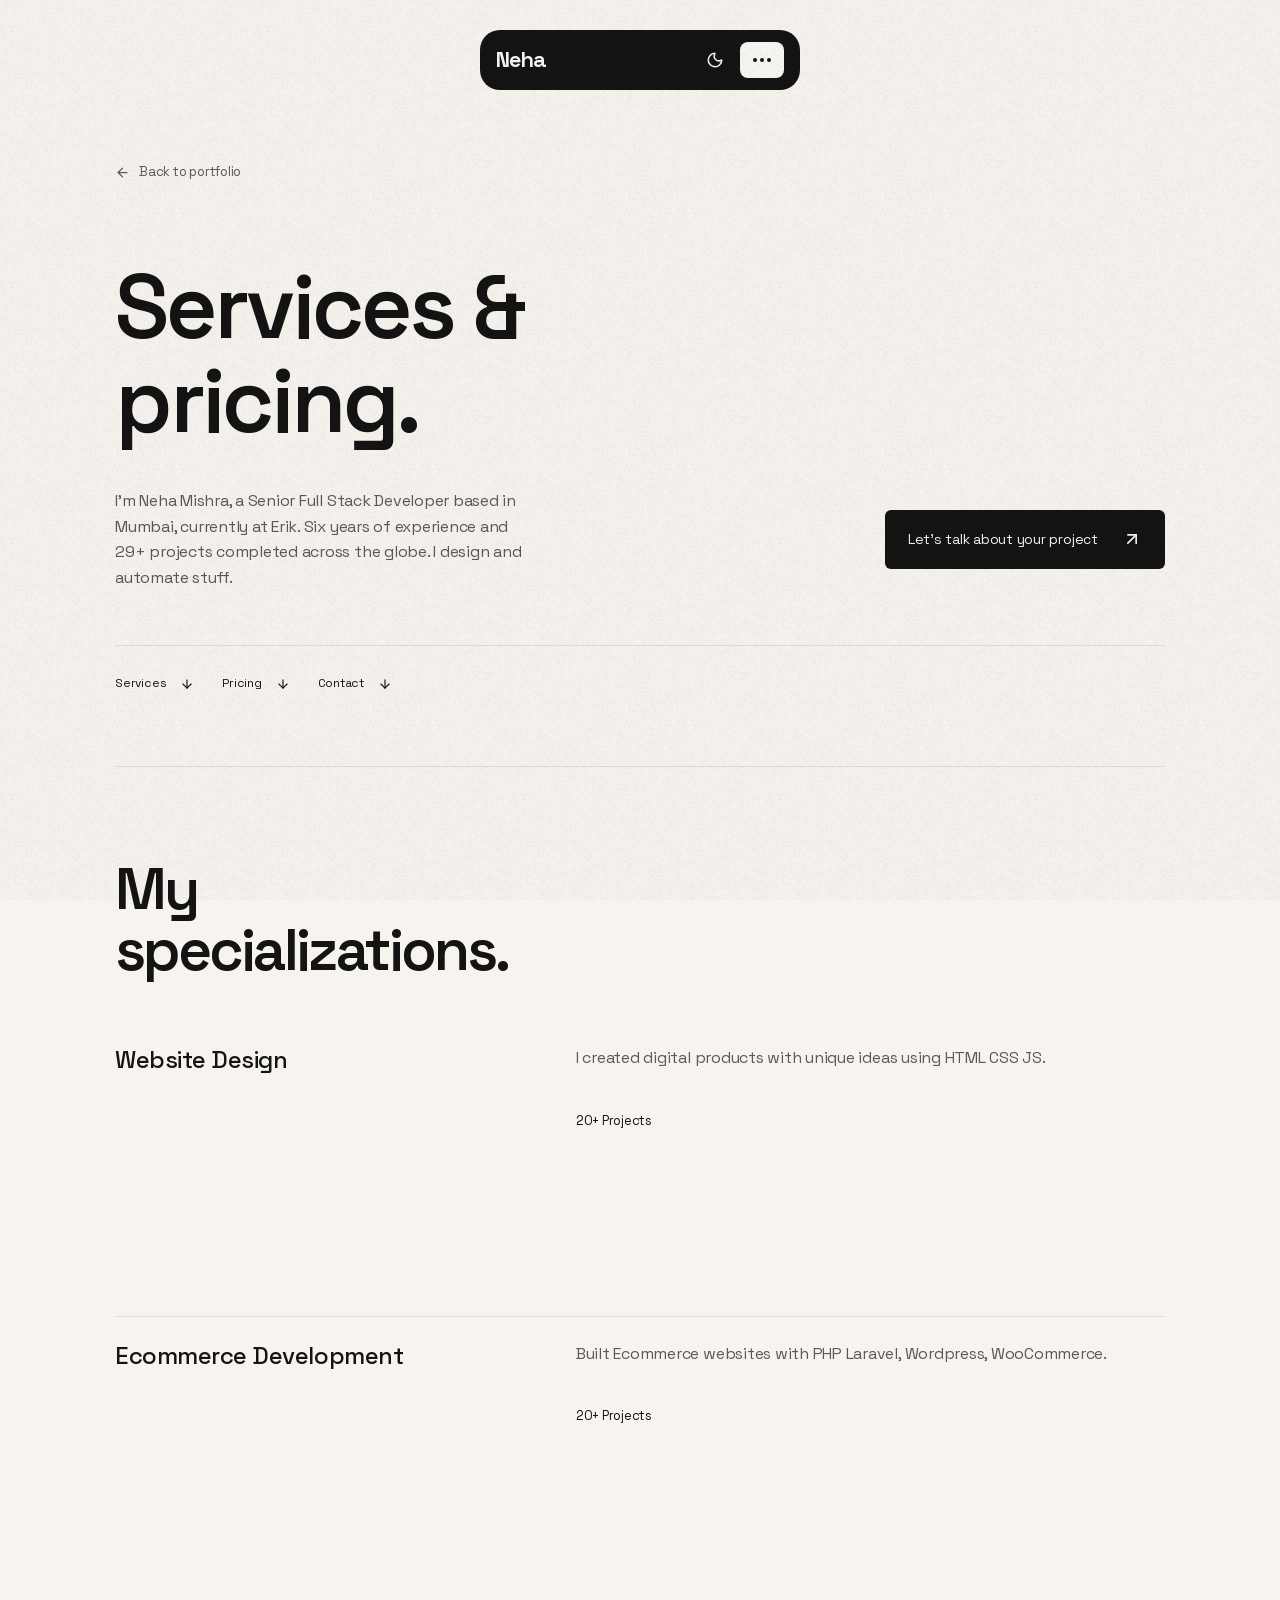
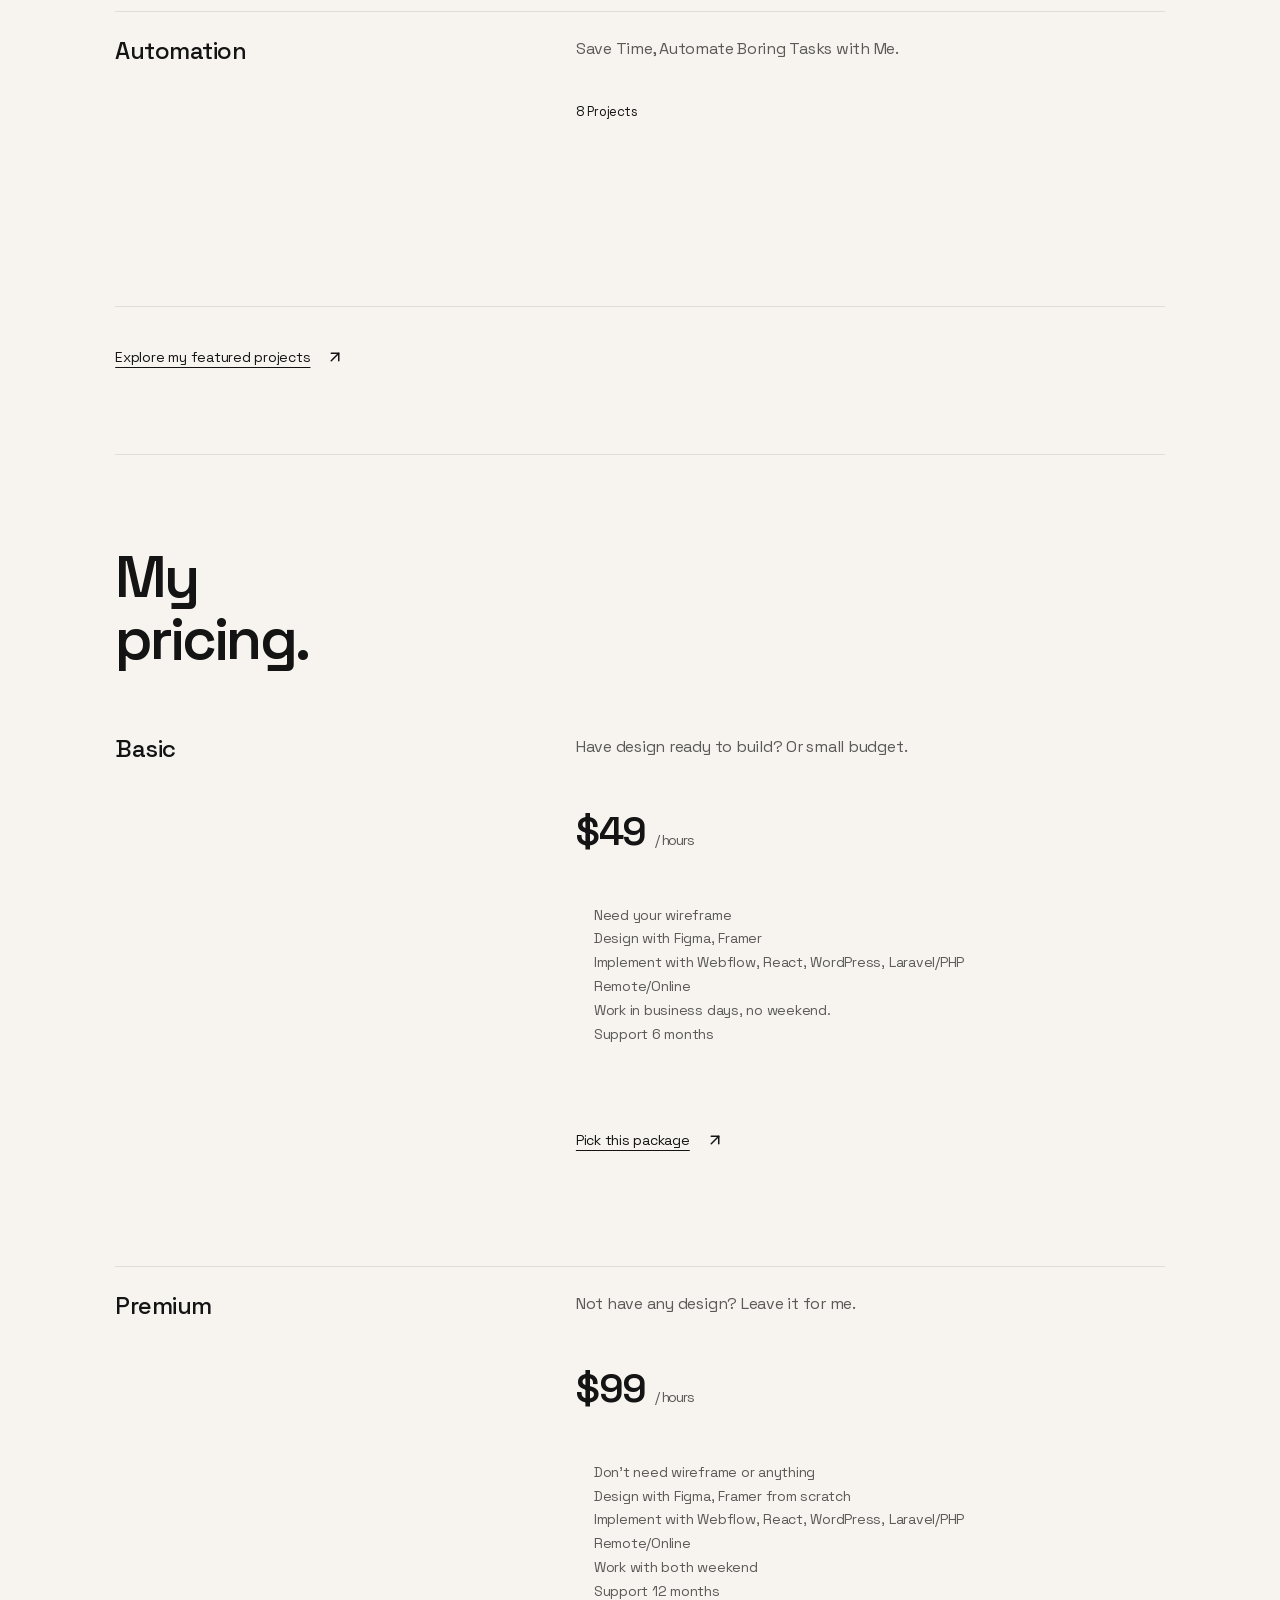
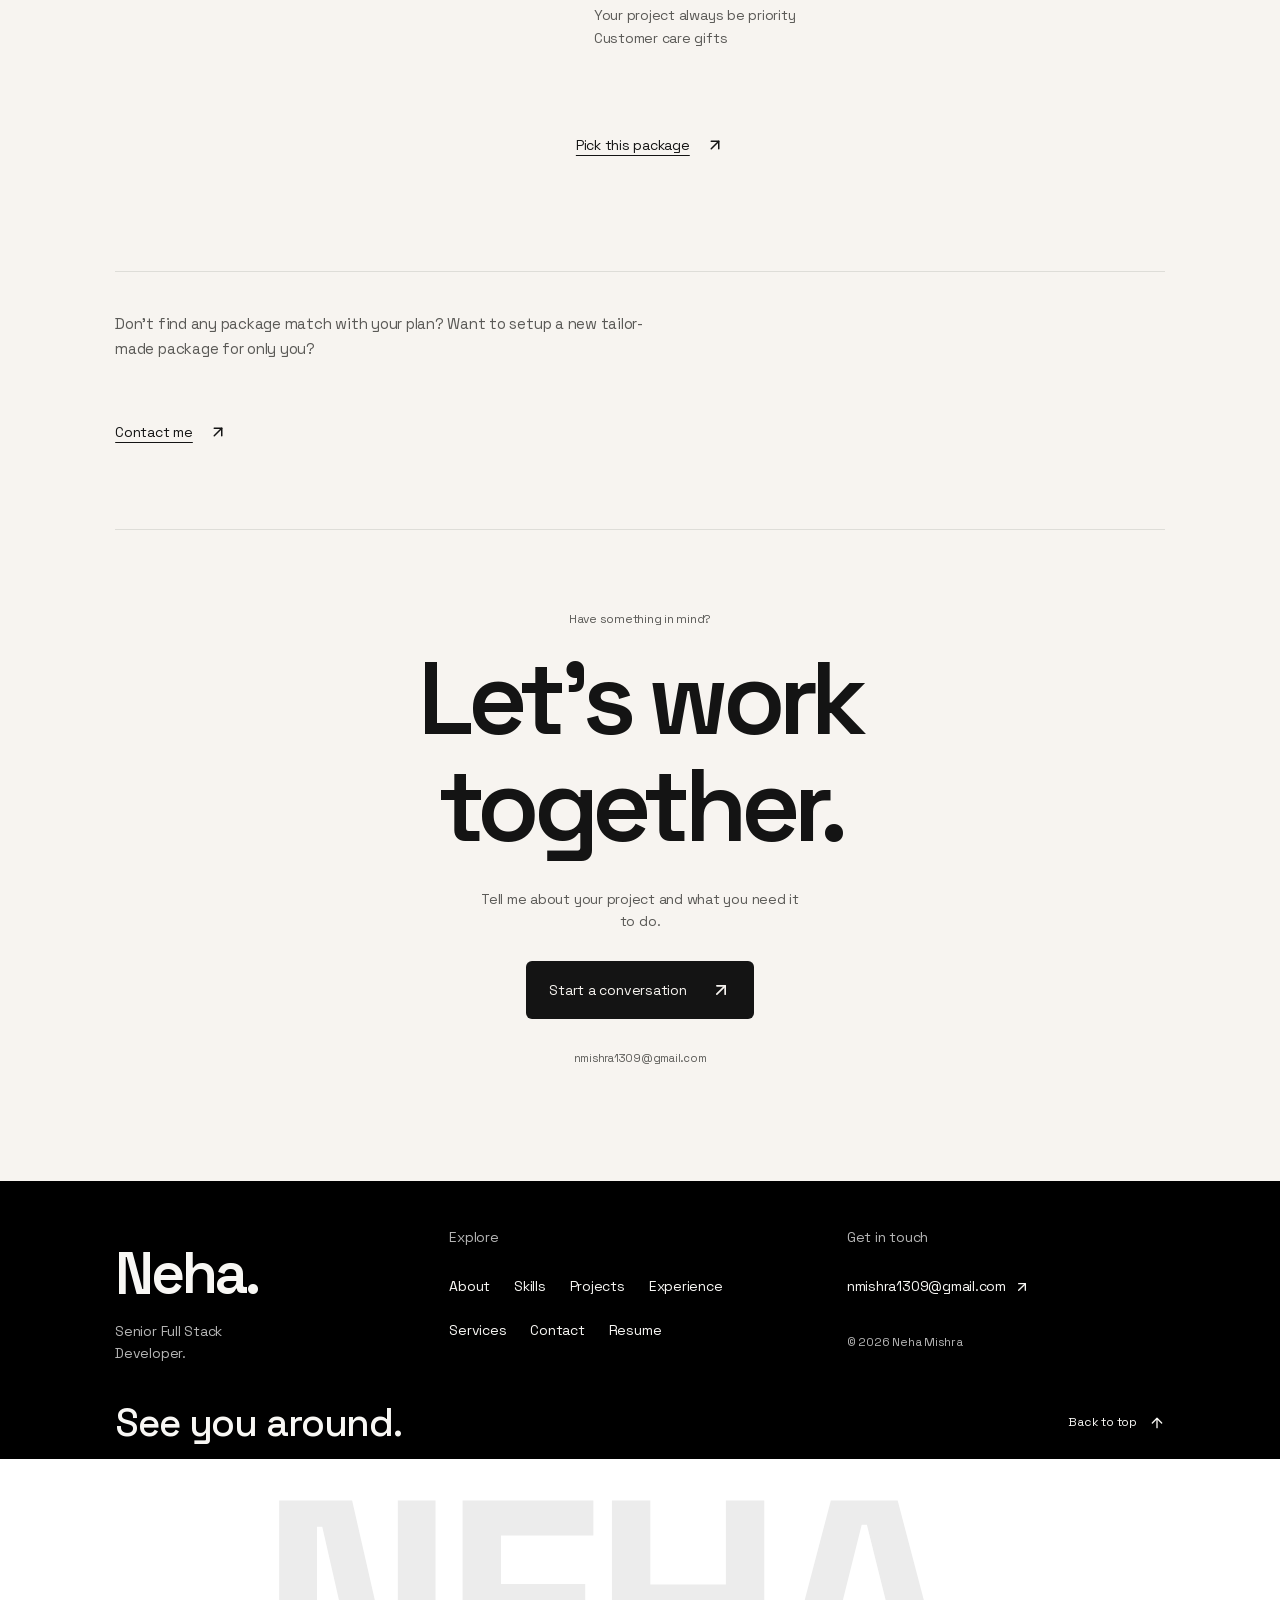
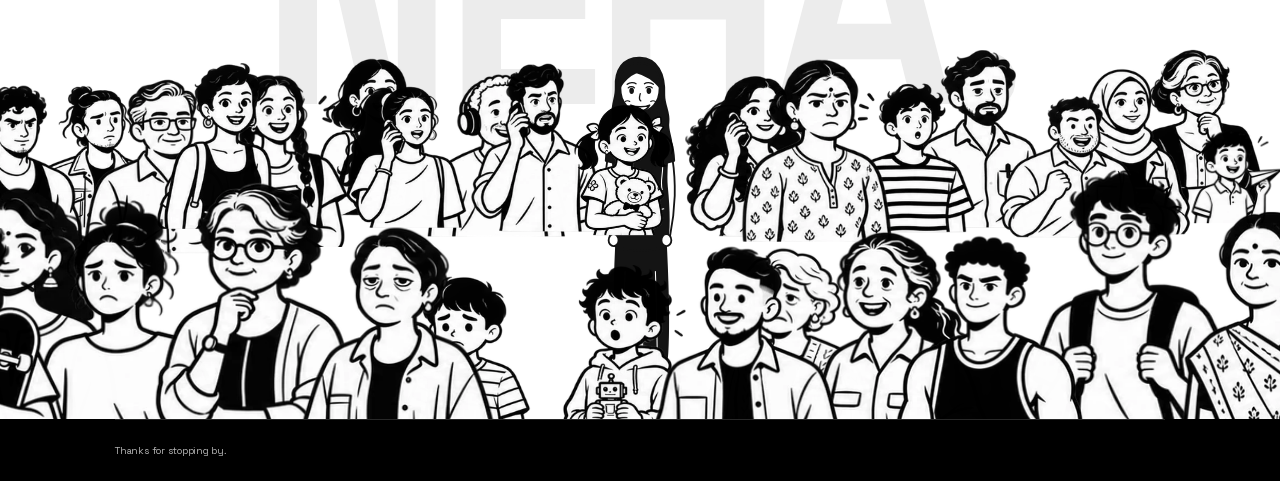
<file: freelance.html>
<!DOCTYPE html>
<html lang="en" class="fJfFLG_variable">
<head>
<meta charset="utf-8">
<meta name="viewport" content="width=device-width, initial-scale=1, viewport-fit=cover">
<meta name="theme-color" content="#ffffff" media="(prefers-color-scheme: light)">
<meta name="theme-color" content="#11151c" media="(prefers-color-scheme: dark)">
<title>Services &amp; Pricing | Neha Mishra</title>
<meta name="description" content="Website design, ecommerce development and automation services with pricing by Neha Mishra, Senior Full Stack Developer in Mumbai.">
<meta property="og:title" content="Services &amp; Pricing | Neha Mishra">
<meta property="og:description" content="Website design, ecommerce development and automation services with pricing by Neha Mishra, Senior Full Stack Developer in Mumbai.">
<meta property="og:site_name" content="Neha Mishra">
<meta property="og:locale" content="en_US">
<meta property="og:image" content="assets/img/neha.png">
<meta property="og:type" content="website">
<meta name="twitter:card" content="summary">
<link rel="icon" href="assets/img/favicon.ico" sizes="48x48">
<link rel="icon" href="assets/img/icon.svg" type="image/svg+xml">
<link rel="apple-touch-icon" href="assets/img/apple-icon.png">
<link rel="preload" href="assets/fonts/237858b39a32779d-s.p.1ii7211jqpzi_.woff2" as="font" crossorigin type="font/woff2">
<!-- Bootstrap 5: grid + utilities only (no reboot, so the custom base styles are untouched) -->
<link rel="stylesheet" href="css/bootstrap-grid.min.css">
<link rel="stylesheet" href="css/base.css">
<link rel="stylesheet" href="css/footer.css">
<link rel="stylesheet" href="css/freelance.css">
<link rel="stylesheet" href="css/overrides.css">
<script>(function(){try{document.documentElement.dataset.theme=localStorage.getItem('portfolio-theme')==='dark'?'dark':'light'}catch(e){document.documentElement.dataset.theme='light'}})();</script>
</head>
<body data-page="freelance">
<div class="freelance-page">
<a class="skip-link" href="#freelance-main">Skip to content</a>
<div data-include="header"></div>
<main id="freelance-main">
<header class="freelance-hero wrap"><a class="freelance-back" href="index.html"><svg xmlns="http://www.w3.org/2000/svg" width="15" height="15" viewBox="0 0 24 24" fill="none" stroke="currentColor" stroke-width="2" stroke-linecap="round" stroke-linejoin="round" class="lucide lucide-arrow-left" aria-hidden="true"><path d="m12 19-7-7 7-7"></path><path d="M19 12H5"></path></svg>Back to portfolio</a><div class="freelance-hero-heading"><h1>Services &amp;<br/>pricing.</h1></div><div class="freelance-hero-bottom"><p>I'm Neha Mishra, a Senior Full Stack Developer based in Mumbai, currently at Erik. Six years of experience and 29+ projects completed across the globe. I design and automate stuff.</p><a class="fl-primary" href="mailto:nmishra1309@gmail.com?subject=Let%E2%80%99s%20work%20together">Let’s talk about your project<svg xmlns="http://www.w3.org/2000/svg" width="20" height="20" viewBox="0 0 24 24" fill="none" stroke="currentColor" stroke-width="2" stroke-linecap="round" stroke-linejoin="round" class="lucide lucide-arrow-up-right" aria-hidden="true"><path d="M7 7h10v10"></path><path d="M7 17 17 7"></path></svg></a></div>
<nav class="freelance-jump" aria-label="On this page"><a href="#services">Services <svg xmlns="http://www.w3.org/2000/svg" width="14" height="14" viewBox="0 0 24 24" fill="none" stroke="currentColor" stroke-width="2" stroke-linecap="round" stroke-linejoin="round" class="lucide lucide-arrow-down" aria-hidden="true"><path d="M12 5v14"></path><path d="m19 12-7 7-7-7"></path></svg></a><a href="#pricing">Pricing <svg xmlns="http://www.w3.org/2000/svg" width="14" height="14" viewBox="0 0 24 24" fill="none" stroke="currentColor" stroke-width="2" stroke-linecap="round" stroke-linejoin="round" class="lucide lucide-arrow-down" aria-hidden="true"><path d="M12 5v14"></path><path d="m19 12-7 7-7-7"></path></svg></a><a href="#contact">Contact <svg xmlns="http://www.w3.org/2000/svg" width="14" height="14" viewBox="0 0 24 24" fill="none" stroke="currentColor" stroke-width="2" stroke-linecap="round" stroke-linejoin="round" class="lucide lucide-arrow-down" aria-hidden="true"><path d="M12 5v14"></path><path d="m19 12-7 7-7-7"></path></svg></a></nav>
</header>
<section class="freelance-services wrap" id="services" aria-labelledby="services-heading"><h2 id="services-heading">My<br/>specializations.</h2><div class="freelance-service-list"><article><h3>Website Design</h3><p>I created digital products with unique ideas using HTML CSS JS.</p><p class="fl-count">20+ Projects</p></article><article><h3>Ecommerce Development</h3><p>Built Ecommerce websites with PHP Laravel, Wordpress, WooCommerce.</p><p class="fl-count">20+ Projects</p></article><article><h3>Automation</h3><p>Save Time, Automate Boring Tasks with Me.</p><p class="fl-count">8 Projects</p></article></div><a class="freelance-engineering-link" href="index.html#projects">Explore my featured projects <svg xmlns="http://www.w3.org/2000/svg" width="18" height="18" viewBox="0 0 24 24" fill="none" stroke="currentColor" stroke-width="2" stroke-linecap="round" stroke-linejoin="round" class="lucide lucide-arrow-up-right" aria-hidden="true"><path d="M7 7h10v10"></path><path d="M7 17 17 7"></path></svg></a></section>
<section class="freelance-services wrap" id="pricing" aria-labelledby="pricing-heading"><h2 id="pricing-heading">My<br/>pricing.</h2><div class="freelance-service-list fl-packages"><article class="fl-package"><h3>Basic</h3><p>Have design ready to build? Or small budget.</p><p class="fl-price">$49 <span>/ hours</span></p><ul class="fl-features"><li>Need your wireframe</li><li>Design with Figma, Framer</li><li>Implement with Webflow, React, WordPress, Laravel/PHP</li><li>Remote/Online</li><li>Work in business days, no weekend.</li><li>Support 6 months</li></ul><a class="freelance-engineering-link" href="mailto:nmishra1309@gmail.com?subject=Basic%20package">Pick this package <svg xmlns="http://www.w3.org/2000/svg" width="18" height="18" viewBox="0 0 24 24" fill="none" stroke="currentColor" stroke-width="2" stroke-linecap="round" stroke-linejoin="round" class="lucide lucide-arrow-up-right" aria-hidden="true"><path d="M7 7h10v10"></path><path d="M7 17 17 7"></path></svg></a></article><article class="fl-package"><h3>Premium</h3><p>Not have any design? Leave it for me.</p><p class="fl-price">$99 <span>/ hours</span></p><ul class="fl-features"><li>Don't need wireframe or anything</li><li>Design with Figma, Framer from scratch</li><li>Implement with Webflow, React, WordPress, Laravel/PHP</li><li>Remote/Online</li><li>Work with both weekend</li><li>Support 12 months</li><li>Your project always be priority</li><li>Customer care gifts</li></ul><a class="freelance-engineering-link" href="mailto:nmishra1309@gmail.com?subject=Premium%20package">Pick this package <svg xmlns="http://www.w3.org/2000/svg" width="18" height="18" viewBox="0 0 24 24" fill="none" stroke="currentColor" stroke-width="2" stroke-linecap="round" stroke-linejoin="round" class="lucide lucide-arrow-up-right" aria-hidden="true"><path d="M7 7h10v10"></path><path d="M7 17 17 7"></path></svg></a></article></div><p class="fl-custom">Don't find any package match with your plan? Want to setup a new tailor-made package for only you?</p><a class="freelance-engineering-link" href="mailto:nmishra1309@gmail.com?subject=Let%E2%80%99s%20work%20together">Contact me <svg xmlns="http://www.w3.org/2000/svg" width="18" height="18" viewBox="0 0 24 24" fill="none" stroke="currentColor" stroke-width="2" stroke-linecap="round" stroke-linejoin="round" class="lucide lucide-arrow-up-right" aria-hidden="true"><path d="M7 7h10v10"></path><path d="M7 17 17 7"></path></svg></a></section>
<section class="freelance-cta wrap" id="contact" aria-labelledby="freelance-cta-heading"><span class="fl-eyebrow">Have something in mind?</span><h2 id="freelance-cta-heading">Let’s work<br/>together.</h2><p>Tell me about your project and what you need it to do.</p><a class="fl-primary" href="mailto:nmishra1309@gmail.com?subject=Let%E2%80%99s%20work%20together">Start a conversation<svg xmlns="http://www.w3.org/2000/svg" width="20" height="20" viewBox="0 0 24 24" fill="none" stroke="currentColor" stroke-width="2" stroke-linecap="round" stroke-linejoin="round" class="lucide lucide-arrow-up-right" aria-hidden="true"><path d="M7 7h10v10"></path><path d="M7 17 17 7"></path></svg></a><a class="freelance-email" href="mailto:nmishra1309@gmail.com">nmishra1309@gmail.com</a></section>
</main>

<div data-include="footer"></div>
</div>
<script src="js/vendor/jquery.min.js"></script>
<script src="js/vendor/gsap.min.js"></script>
<script src="js/footer-crowd.js"></script>
<script src="js/partials.js"></script>
<script src="js/app.js"></script>
</body>
</html>
</file>
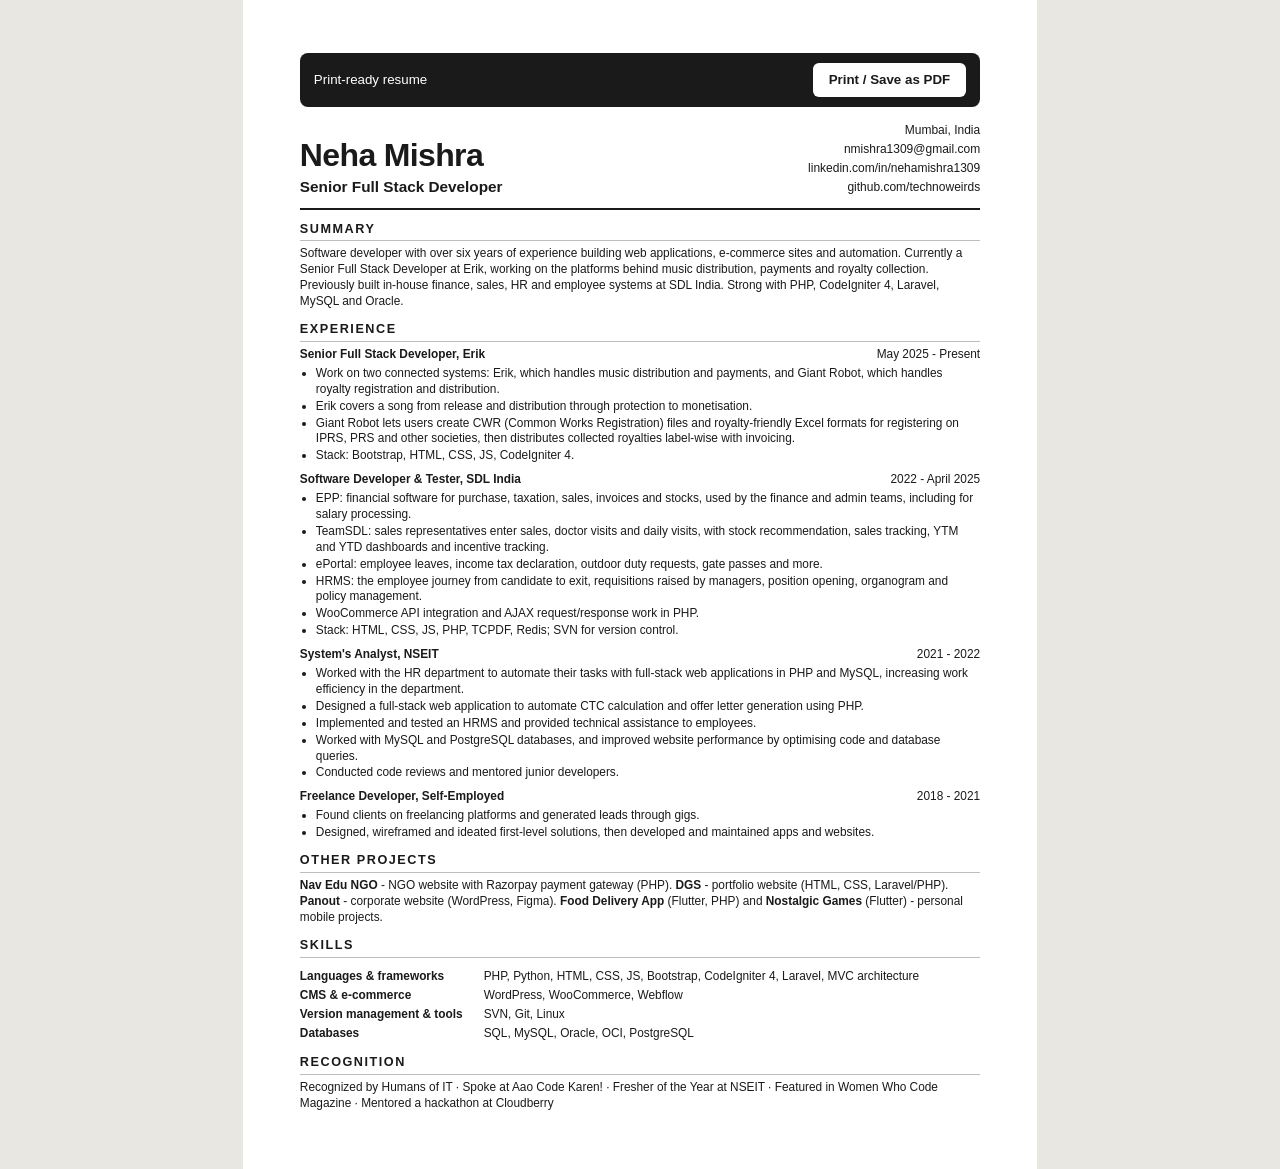
<file: resume.html>
<!DOCTYPE html>
<html lang="en">
<head>
<meta charset="utf-8">
<meta name="viewport" content="width=device-width, initial-scale=1">
<title>Neha Mishra - Resume</title>
<meta name="description" content="Resume of Neha Mishra, Senior Full Stack Developer in Mumbai.">
<meta name="robots" content="noindex">
<style>
  @page { size: A4; margin: 11mm 13mm; }
  * { box-sizing: border-box; }
  html { -webkit-print-color-adjust: exact; print-color-adjust: exact; }
  body { margin: 0; background: #e9e7e2; color: #1a1a1a; font: 8.9pt/1.34 "Helvetica Neue", Helvetica, Arial, sans-serif; }
  .page { max-width: 210mm; margin: 0 auto; padding: 14mm 15mm; background: #fff; }
  @media print { body { background: #fff; } .page { max-width: none; padding: 0; } .no-print { display: none !important; } }
  header { display: flex; justify-content: space-between; align-items: flex-end; gap: 16px; padding-bottom: 10px; border-bottom: 2px solid #1a1a1a; }
  h1 { margin: 0; font-size: 24pt; line-height: 1.05; letter-spacing: -0.02em; }
  .role { margin: 4px 0 0; font-size: 11.5pt; font-weight: 600; }
  .contact { margin: 0; font-size: 9pt; text-align: right; line-height: 1.6; }
  .contact a { color: inherit; text-decoration: none; }
  h2 { margin: 11px 0 5px; padding-bottom: 3px; border-bottom: 1px solid #bdbdbd; font-size: 9.5pt; letter-spacing: 0.12em; text-transform: uppercase; }
  p { margin: 0 0 4px; }
  .job { margin: 0 0 8px; break-inside: avoid; }
  .job-head { display: flex; justify-content: space-between; gap: 12px; font-weight: 700; }
  .job-head span:last-child { font-weight: 400; white-space: nowrap; }
  .place { margin: 0 0 3px; color: #444; font-style: italic; }
  ul { margin: 3px 0 0; padding-left: 16px; }
  li { margin: 0 0 1px; }
  .skills { display: grid; grid-template-columns: 46mm 1fr; gap: 3px 10px; }
  .skills dt { font-weight: 700; }
  .skills dd { margin: 0; }
  .proj { margin: 0 0 5px; break-inside: avoid; }
  .proj b { font-weight: 700; }
  .bar { margin: 0 0 14px; padding: 10px 14px; border-radius: 8px; background: #1a1a1a; color: #fff; font-size: 10pt; display: flex; align-items: center; justify-content: space-between; gap: 12px; }
  .bar button { padding: 8px 16px; border: 0; border-radius: 6px; background: #fff; color: #1a1a1a; font: inherit; font-weight: 700; cursor: pointer; }
</style>
</head>
<body>
<div class="page">
  <div class="bar no-print"><span>Print-ready resume</span><button type="button" onclick="window.print()">Print / Save as PDF</button></div>
  <header>
    <div>
      <h1>Neha Mishra</h1>
      <p class="role">Senior Full Stack Developer</p>
    </div>
    <p class="contact">
      Mumbai, India<br>
      <a href="mailto:nmishra1309@gmail.com">nmishra1309@gmail.com</a><br>
      <a href="https://in.linkedin.com/in/nehamishra1309">linkedin.com/in/nehamishra1309</a><br>
      <a href="https://github.com/technoweirds">github.com/technoweirds</a>
    </p>
  </header>

  <h2>Summary</h2>
  <p>Software developer with over six years of experience building web applications, e-commerce sites and automation. Currently a Senior Full Stack Developer at Erik, working on the platforms behind music distribution, payments and royalty collection. Previously built in-house finance, sales, HR and employee systems at SDL India. Strong with PHP, CodeIgniter 4, Laravel, MySQL and Oracle.</p>

  <h2>Experience</h2>
  <div class="job">
    <div class="job-head"><span>Senior Full Stack Developer, Erik</span><span>May 2025 - Present</span></div>
    <ul>
      <li>Work on two connected systems: Erik, which handles music distribution and payments, and Giant Robot, which handles royalty registration and distribution.</li>
      <li>Erik covers a song from release and distribution through protection to monetisation.</li>
      <li>Giant Robot lets users create CWR (Common Works Registration) files and royalty-friendly Excel formats for registering on IPRS, PRS and other societies, then distributes collected royalties label-wise with invoicing.</li>
      <li>Stack: Bootstrap, HTML, CSS, JS, CodeIgniter 4.</li>
    </ul>
  </div>
  <div class="job">
    <div class="job-head"><span>Software Developer &amp; Tester, SDL India</span><span>2022 - April 2025</span></div>
    <ul>
      <li>EPP: financial software for purchase, taxation, sales, invoices and stocks, used by the finance and admin teams, including for salary processing.</li>
      <li>TeamSDL: sales representatives enter sales, doctor visits and daily visits, with stock recommendation, sales tracking, YTM and YTD dashboards and incentive tracking.</li>
      <li>ePortal: employee leaves, income tax declaration, outdoor duty requests, gate passes and more.</li>
      <li>HRMS: the employee journey from candidate to exit, requisitions raised by managers, position opening, organogram and policy management.</li>
      <li>WooCommerce API integration and AJAX request/response work in PHP.</li>
      <li>Stack: HTML, CSS, JS, PHP, TCPDF, Redis; SVN for version control.</li>
    </ul>
  </div>
  <div class="job">
    <div class="job-head"><span>System's Analyst, NSEIT</span><span>2021 - 2022</span></div>
    <ul>
      <li>Worked with the HR department to automate their tasks with full-stack web applications in PHP and MySQL, increasing work efficiency in the department.</li>
      <li>Designed a full-stack web application to automate CTC calculation and offer letter generation using PHP.</li>
      <li>Implemented and tested an HRMS and provided technical assistance to employees.</li>
      <li>Worked with MySQL and PostgreSQL databases, and improved website performance by optimising code and database queries.</li>
      <li>Conducted code reviews and mentored junior developers.</li>
    </ul>
  </div>
  <div class="job">
    <div class="job-head"><span>Freelance Developer, Self-Employed</span><span>2018 - 2021</span></div>
    <ul>
      <li>Found clients on freelancing platforms and generated leads through gigs.</li>
      <li>Designed, wireframed and ideated first-level solutions, then developed and maintained apps and websites.</li>
    </ul>
  </div>

  <h2>Other projects</h2>
  <p><b>Nav Edu NGO</b> - NGO website with Razorpay payment gateway (PHP). <b>DGS</b> - portfolio website (HTML, CSS, Laravel/PHP). <b>Panout</b> - corporate website (WordPress, Figma). <b>Food Delivery App</b> (Flutter, PHP) and <b>Nostalgic Games</b> (Flutter) - personal mobile projects.</p>

  <h2>Skills</h2>
  <dl class="skills">
    <dt>Languages &amp; frameworks</dt><dd>PHP, Python, HTML, CSS, JS, Bootstrap, CodeIgniter 4, Laravel, MVC architecture</dd>
    <dt>CMS &amp; e-commerce</dt><dd>WordPress, WooCommerce, Webflow</dd>
    <dt>Version management &amp; tools</dt><dd>SVN, Git, Linux</dd>
    <dt>Databases</dt><dd>SQL, MySQL, Oracle, OCI, PostgreSQL</dd>
  </dl>

  <h2>Recognition</h2>
  <p>Recognized by Humans of IT &middot; Spoke at Aao Code Karen! &middot; Fresher of the Year at NSEIT &middot; Featured in Women Who Code Magazine &middot; Mentored a hackathon at Cloudberry</p>
</div>
</body>
</html>
</file>
<file: css/base.css>
@font-face{font-family:Space Grotesk;font-style:normal;font-weight:300 700;font-display:swap;src:url(../assets/fonts/edb5f85793adc1bb-s.0v2ipp7s07_p9.woff2)format("woff2");unicode-range:U+102-103,U+110-111,U+128-129,U+168-169,U+1A0-1A1,U+1AF-1B0,U+300-301,U+303-304,U+308-309,U+323,U+329,U+1EA0-1EF9,U+20AB}@font-face{font-family:Space Grotesk;font-style:normal;font-weight:300 700;font-display:swap;src:url(../assets/fonts/92b6de9cb55945e2-s.44ks8kcggj012.woff2)format("woff2");unicode-range:U+100-2BA,U+2BD-2C5,U+2C7-2CC,U+2CE-2D7,U+2DD-2FF,U+304,U+308,U+329,U+1D00-1DBF,U+1E00-1E9F,U+1EF2-1EFF,U+2020,U+20A0-20AB,U+20AD-20C4,U+2113,U+2C60-2C7F,U+A720-A7FF}@font-face{font-family:Space Grotesk;font-style:normal;font-weight:300 700;font-display:swap;src:url(../assets/fonts/237858b39a32779d-s.p.1ii7211jqpzi_.woff2)format("woff2");unicode-range:U+??,U+131,U+152-153,U+2BB-2BC,U+2C6,U+2DA,U+2DC,U+304,U+308,U+329,U+2000-206F,U+20AC,U+2122,U+2191,U+2193,U+2212,U+2215,U+FEFF,U+FFFD}@font-face{font-family:Space Grotesk Fallback;src:local(Arial);ascent-override:89.71%;descent-override:26.62%;line-gap-override:0.0%;size-adjust:109.69%}.fJfFLG_className{font-family:Space Grotesk,Space Grotesk Fallback;font-style:normal}.fJfFLG_variable{--font-space-grotesk:"Space Grotesk", "Space Grotesk Fallback"}
@layer properties{@supports (((-webkit-hyphens:none)) and (not (margin-trim:inline))) or ((-moz-orient:inline) and (not (color:rgb(from red r g b)))){*,:before,:after,::backdrop{--tw-rotate-x:initial;--tw-rotate-y:initial;--tw-rotate-z:initial;--tw-skew-x:initial;--tw-skew-y:initial;--tw-space-y-reverse:0;--tw-border-style:solid;--tw-font-weight:initial;--tw-shadow:0 0 #0000;--tw-shadow-color:initial;--tw-shadow-alpha:100%;--tw-inset-shadow:0 0 #0000;--tw-inset-shadow-color:initial;--tw-inset-shadow-alpha:100%;--tw-ring-color:initial;--tw-ring-shadow:0 0 #0000;--tw-inset-ring-color:initial;--tw-inset-ring-shadow:0 0 #0000;--tw-ring-inset:initial;--tw-ring-offset-width:0px;--tw-ring-offset-color:#fff;--tw-ring-offset-shadow:0 0 #0000;--tw-blur:initial;--tw-brightness:initial;--tw-contrast:initial;--tw-grayscale:initial;--tw-hue-rotate:initial;--tw-invert:initial;--tw-opacity:initial;--tw-saturate:initial;--tw-sepia:initial;--tw-drop-shadow:initial;--tw-drop-shadow-color:initial;--tw-drop-shadow-alpha:100%;--tw-drop-shadow-size:initial}}}@layer theme{:root,:host{--spacing:.25rem;--font-weight-semibold:600;--default-font-family:var(--font-space-grotesk);--default-mono-font-family:var(--font-space-grotesk)}}@layer base{*,:after,:before,::backdrop{box-sizing:border-box;border:0 solid;margin:0;padding:0}::file-selector-button{box-sizing:border-box;border:0 solid;margin:0;padding:0}html,:host{-webkit-text-size-adjust:100%;tab-size:4;line-height:1.5;font-family:var(--default-font-family,ui-sans-serif, system-ui, sans-serif, "Apple Color Emoji", "Segoe UI Emoji", "Segoe UI Symbol", "Noto Color Emoji");font-feature-settings:var(--default-font-feature-settings,normal);font-variation-settings:var(--default-font-variation-settings,normal);-webkit-tap-highlight-color:transparent}hr{height:0;color:inherit;border-top-width:1px}abbr:where([title]){-webkit-text-decoration:underline dotted;text-decoration:underline dotted}h1,h2,h3,h4,h5,h6{font-size:inherit;font-weight:inherit}a{color:inherit;-webkit-text-decoration:inherit;-webkit-text-decoration:inherit;-webkit-text-decoration:inherit;-webkit-text-decoration:inherit;text-decoration:inherit}b,strong{font-weight:bolder}code,kbd,samp,pre{font-family:var(--default-mono-font-family,ui-monospace, SFMono-Regular, Menlo, Monaco, Consolas, "Liberation Mono", "Courier New", monospace);font-feature-settings:var(--default-mono-font-feature-settings,normal);font-variation-settings:var(--default-mono-font-variation-settings,normal);font-size:1em}small{font-size:80%}sub,sup{vertical-align:baseline;font-size:75%;line-height:0;position:relative}sub{bottom:-.25em}sup{top:-.5em}table{text-indent:0;border-color:inherit;border-collapse:collapse}:-moz-focusring{outline:auto}progress{vertical-align:baseline}summary{display:list-item}ol,ul,menu{list-style:none}img,svg,video,canvas,audio,iframe,embed,object{vertical-align:middle;display:block}img,video{max-width:100%;height:auto}button,input,select,optgroup,textarea{font:inherit;font-feature-settings:inherit;font-variation-settings:inherit;letter-spacing:inherit;color:inherit;opacity:1;background-color:#0000;border-radius:0}::file-selector-button{font:inherit;font-feature-settings:inherit;font-variation-settings:inherit;letter-spacing:inherit;color:inherit;opacity:1;background-color:#0000;border-radius:0}:where(select:is([multiple],[size])) optgroup{font-weight:bolder}:where(select:is([multiple],[size])) optgroup option{padding-inline-start:20px}::file-selector-button{margin-inline-end:4px}::placeholder{opacity:1}@supports (not ((-webkit-appearance:-apple-pay-button))) or (contain-intrinsic-size:1px){::placeholder{color:currentColor}@supports (color:color-mix(in lab, red, red)){::placeholder{color:color-mix(in oklab, currentcolor 50%, transparent)}}}textarea{resize:vertical}::-webkit-search-decoration{-webkit-appearance:none}::-webkit-date-and-time-value{min-height:1lh;text-align:inherit}::-webkit-datetime-edit{display:inline-flex}::-webkit-datetime-edit-fields-wrapper{padding:0}::-webkit-datetime-edit{padding-block:0}::-webkit-datetime-edit-year-field{padding-block:0}::-webkit-datetime-edit-month-field{padding-block:0}::-webkit-datetime-edit-day-field{padding-block:0}::-webkit-datetime-edit-hour-field{padding-block:0}::-webkit-datetime-edit-minute-field{padding-block:0}::-webkit-datetime-edit-second-field{padding-block:0}::-webkit-datetime-edit-millisecond-field{padding-block:0}::-webkit-datetime-edit-meridiem-field{padding-block:0}::-webkit-calendar-picker-indicator{line-height:1}:-moz-ui-invalid{box-shadow:none}button,input:where([type=button],[type=reset],[type=submit]){appearance:button}::file-selector-button{appearance:button}::-webkit-inner-spin-button{height:auto}::-webkit-outer-spin-button{height:auto}[hidden]:where(:not([hidden=until-found])){display:none!important}}@layer components;@layer utilities{.invisible{visibility:hidden}.visible{visibility:visible}.sr-only{clip-path:inset(50%);white-space:nowrap;border-width:0;width:1px;height:1px;margin:-1px;padding:0;position:absolute;overflow:hidden}.fixed{position:fixed}.static{position:static}.sticky{position:sticky}.\!start{inset-inline-start:var(--spacing)!important}.start{inset-inline-start:var(--spacing)}.end{inset-inline-end:var(--spacing)}.isolate{isolation:isolate}.mb-2{margin-bottom:calc(var(--spacing) * 2)}.block{display:block}.contents{display:contents}.grid{display:grid}.hidden{display:none}.inline{display:inline}.transform{transform:var(--tw-rotate-x,) var(--tw-rotate-y,) var(--tw-rotate-z,) var(--tw-skew-x,) var(--tw-skew-y,)}.resize{resize:both}.list-decimal{list-style-type:decimal}.list-disc{list-style-type:disc}:where(.space-y-1>:not(:last-child)){--tw-space-y-reverse:0;margin-block-start:calc(calc(var(--spacing) * 1) * var(--tw-space-y-reverse));margin-block-end:calc(calc(var(--spacing) * 1) * calc(1 - var(--tw-space-y-reverse)))}.rounded{border-radius:.25rem}.border{border-style:var(--tw-border-style);border-width:1px}.pl-4{padding-left:calc(var(--spacing) * 4)}.text-end{text-align:end}.text-start{text-align:start}.font-semibold{--tw-font-weight:var(--font-weight-semibold);font-weight:var(--font-weight-semibold)}.underline{text-decoration-line:underline}.underline-offset-2{text-underline-offset:2px}.shadow{--tw-shadow:0 1px 3px 0 var(--tw-shadow-color,#0000001a), 0 1px 2px -1px var(--tw-shadow-color,#0000001a);box-shadow:var(--tw-inset-shadow), var(--tw-inset-ring-shadow), var(--tw-ring-offset-shadow), var(--tw-ring-shadow), var(--tw-shadow)}.ring{--tw-ring-shadow:var(--tw-ring-inset,) 0 0 0 calc(1px + var(--tw-ring-offset-width)) var(--tw-ring-color,currentcolor);box-shadow:var(--tw-inset-shadow), var(--tw-inset-ring-shadow), var(--tw-ring-offset-shadow), var(--tw-ring-shadow), var(--tw-shadow)}.blur{--tw-blur:blur(8px);filter:var(--tw-blur,) var(--tw-brightness,) var(--tw-contrast,) var(--tw-grayscale,) var(--tw-hue-rotate,) var(--tw-invert,) var(--tw-saturate,) var(--tw-sepia,) var(--tw-drop-shadow,)}.filter{filter:var(--tw-blur,) var(--tw-brightness,) var(--tw-contrast,) var(--tw-grayscale,) var(--tw-hue-rotate,) var(--tw-invert,) var(--tw-saturate,) var(--tw-sepia,) var(--tw-drop-shadow,)}.last\:mb-0:last-child{margin-bottom:calc(var(--spacing) * 0)}}:root{--sc-canvas:#08090b;--sc-surface:#101217;--sc-ink:#f4f2ef;--sc-ink-soft:#9a9ba1;--sc-accent:#d8ff3e;--sc-accent-ink:#08090b;--sc-hairline:var(--sc-ink)}@supports (color:color-mix(in lab, red, red)){:root{--sc-hairline:color-mix(in oklab, var(--sc-ink) 12%, transparent)}}:root{--sc-hairline-strong:var(--sc-ink)}@supports (color:color-mix(in lab, red, red)){:root{--sc-hairline-strong:color-mix(in oklab, var(--sc-ink) 22%, transparent)}}:root{--sc-font-display:"Instrument Sans", "Geist", system-ui, sans-serif;--sc-font-text:"Geist", system-ui, sans-serif;--sc-font-mono:"Geist Mono", ui-monospace, monospace;--sc-t-xs:clamp(.75rem, .72rem + .15vw, .82rem);--sc-t-sm:clamp(.875rem, .84rem + .18vw, .95rem);--sc-t-base:clamp(1rem, .96rem + .22vw, 1.125rem);--sc-t-lg:clamp(1.2rem, 1.1rem + .5vw, 1.5rem);--sc-t-xl:clamp(1.6rem, 1.35rem + 1.2vw, 2.25rem);--sc-t-2xl:clamp(2.1rem, 1.6rem + 2.4vw, 3.4rem);--sc-t-3xl:clamp(2.8rem, 1.9rem + 4.2vw, 5rem);--sc-t-4xl:clamp(3.4rem, 1.9rem + 6.6vw, 7.5rem);--sc-track-tight:-.035em;--sc-track-snug:-.02em;--sc-track-normal:-.005em;--sc-track-wide:.08em;--sc-leading-none:.94;--sc-leading-tight:1.06;--sc-leading-body:1.62;--sc-measure:62ch;--sc-1:.25rem;--sc-2:.5rem;--sc-3:.75rem;--sc-4:1rem;--sc-5:1.5rem;--sc-6:2rem;--sc-7:3rem;--sc-8:4rem;--sc-9:6rem;--sc-10:8rem;--sc-11:12rem;--sc-section:clamp(4.5rem, 9vw, 11rem);--sc-gutter:clamp(1.25rem, 5vw, 5.5rem);--sc-maxw:82rem;--sc-r-sm:6px;--sc-r-md:12px;--sc-r-lg:20px;--sc-r-pill:999px;--sc-shadow-color:220 40% 2%;--sc-e1:0 1px 2px hsl(var(--sc-shadow-color) / .28), 0 2px 6px -1px hsl(var(--sc-shadow-color) / .2);--sc-e2:0 2px 4px hsl(var(--sc-shadow-color) / .24), 0 8px 18px -4px hsl(var(--sc-shadow-color) / .3);--sc-e3:0 4px 8px hsl(var(--sc-shadow-color) / .22), 0 18px 40px -8px hsl(var(--sc-shadow-color) / .38), 0 48px 90px -24px hsl(var(--sc-shadow-color) / .3);--sc-edge:inset 0 1px 0 var(--sc-ink)}@supports (color:color-mix(in lab, red, red)){:root{--sc-edge:inset 0 1px 0 color-mix(in oklab, var(--sc-ink) 10%, transparent)}}:root{--sc-ease-out:cubic-bezier(.23, 1, .32, 1);--sc-ease-in-out:cubic-bezier(.77, 0, .175, 1);--sc-ease-drawer:cubic-bezier(.32, .72, 0, 1);--sc-d-fast:.16s;--sc-d-base:.24s;--sc-d-slow:.42s;--sc-z-stage:1;--sc-z-copy:20;--sc-z-chrome:60}*,:before,:after{box-sizing:border-box}html{-webkit-text-size-adjust:100%;scroll-behavior:smooth}@media (prefers-reduced-motion:reduce){html{scroll-behavior:auto}}body{background:var(--sc-canvas);color:var(--sc-ink);font-family:var(--sc-font-text);font-size:var(--sc-t-base);line-height:var(--sc-leading-body);letter-spacing:var(--sc-track-normal);-webkit-font-smoothing:antialiased;text-rendering:optimizelegibility;font-synthesis-weight:none;margin:0;overflow-x:clip}img,video,canvas,svg{max-width:100%;display:block}button,input,select,textarea{font:inherit;color:inherit}::selection{background:var(--sc-accent);color:var(--sc-accent-ink)}:root{caret-color:var(--sc-accent);accent-color:var(--sc-accent)}:focus-visible{outline:2px solid var(--sc-accent);outline-offset:3px;border-radius:var(--sc-r-sm)}:where(a){color:inherit;text-underline-offset:.22em;text-decoration-thickness:1px}@supports (scrollbar-color:auto){html{scrollbar-color:var(--sc-ink) transparent}@supports (color:color-mix(in lab, red, red)){html{scrollbar-color:color-mix(in oklab, var(--sc-ink) 26%, transparent) transparent}}html{scrollbar-width:thin}}:where(table,.sc-nums,[data-sc-count]){font-variant-numeric:tabular-nums}.sc-display{font-family:var(--sc-font-display);font-weight:500;line-height:var(--sc-leading-none);letter-spacing:var(--sc-track-tight);text-wrap:balance;margin:0}.sc-display--xl{font-size:var(--sc-t-4xl)}.sc-display--lg{font-size:var(--sc-t-3xl)}.sc-display--md{font-size:var(--sc-t-2xl);letter-spacing:var(--sc-track-snug)}.sc-lede{font-size:var(--sc-t-lg);letter-spacing:var(--sc-track-snug);color:var(--sc-ink);text-wrap:pretty;max-width:46ch;margin:0;line-height:1.44}.sc-body{max-width:var(--sc-measure);color:var(--sc-ink-soft);text-wrap:pretty;margin:0}.sc-label{font-family:var(--sc-font-mono);font-size:var(--sc-t-xs);letter-spacing:var(--sc-track-wide);text-transform:uppercase;color:var(--sc-ink-soft)}.sc-wrap{width:100%;max-width:var(--sc-maxw);padding-inline:var(--sc-gutter);margin-inline:auto}.sc-section{padding-block:var(--sc-section)}.sc-stack>*+*{margin-top:var(--sc-4)}.sc-stack>:is(h1,h2,h3){margin-top:var(--sc-7)}.sc-stack>:is(h1,h2,h3):first-child{margin-top:0}.sc-rule{background:var(--sc-hairline);border:0;height:1px;margin:0}.sc-act--pinned{position:relative}.sc-stage{height:100svh;z-index:var(--sc-z-stage);position:sticky;top:0;overflow:clip}.sc-stage :is(video[data-sc-scrub],canvas[data-sc-sequence],.sc-stage__poster){object-fit:cover;width:100%;height:100%;position:absolute;inset:0}video[data-sc-scrub]{opacity:0;transition:opacity .38s var(--sc-ease-out)}.sc-has-clip video[data-sc-scrub]{opacity:1}.sc-stage__poster{z-index:0;transition:opacity .38s var(--sc-ease-out)}.sc-has-clip .sc-stage__poster{opacity:0}.sc-scrim{pointer-events:none;z-index:1;background:linear-gradient(var(--sc-scrim-angle,180deg), var(--sc-canvas) 0%, var(--sc-canvas) 42%, transparent 68%);position:absolute;inset:0}@supports (color:color-mix(in lab, red, red)){.sc-scrim{background:linear-gradient(var(--sc-scrim-angle,180deg), color-mix(in oklab, var(--sc-canvas) var(--sc-scrim-a,78%), transparent) 0%, color-mix(in oklab, var(--sc-canvas) 30%, transparent) 42%, transparent 68%)}}.sc-scrim--bottom{--sc-scrim-angle:0deg}.sc-scrim--left{--sc-scrim-angle:90deg}.sc-scrim--right{--sc-scrim-angle:270deg}.sc-scrim--lead{background:linear-gradient(to top right, var(--sc-canvas) 0%, var(--sc-canvas) 30%, var(--sc-canvas) 52%, transparent 72%)}@supports (color:color-mix(in lab, red, red)){.sc-scrim--lead{background:linear-gradient(to top right, color-mix(in oklab, var(--sc-canvas) 94%, transparent) 0%, color-mix(in oklab, var(--sc-canvas) 72%, transparent) 30%, color-mix(in oklab, var(--sc-canvas) 30%, transparent) 52%, transparent 72%)}}.sc-scrim--trail{background:linear-gradient(to top left, var(--sc-canvas) 0%, var(--sc-canvas) 30%, var(--sc-canvas) 52%, transparent 72%)}@supports (color:color-mix(in lab, red, red)){.sc-scrim--trail{background:linear-gradient(to top left, color-mix(in oklab, var(--sc-canvas) 94%, transparent) 0%, color-mix(in oklab, var(--sc-canvas) 72%, transparent) 30%, color-mix(in oklab, var(--sc-canvas) 30%, transparent) 52%, transparent 72%)}}.sc-scrim--band{background:linear-gradient(to top, var(--sc-canvas) 0%, var(--sc-canvas) 22%, var(--sc-canvas) 42%, transparent 58%)}@supports (color:color-mix(in lab, red, red)){.sc-scrim--band{background:linear-gradient(to top, color-mix(in oklab, var(--sc-canvas) 94%, transparent) 0%, color-mix(in oklab, var(--sc-canvas) 74%, transparent) 22%, color-mix(in oklab, var(--sc-canvas) 30%, transparent) 42%, transparent 58%)}}.sc-scrim--vignette{background:radial-gradient(120% 90% at 50% 45%, transparent 40%, var(--sc-canvas) 100%)}@supports (color:color-mix(in lab, red, red)){.sc-scrim--vignette{background:radial-gradient(120% 90% at 50% 45%, transparent 40%, color-mix(in oklab, var(--sc-canvas) 70%, transparent) 100%)}}.sc-copy{z-index:var(--sc-z-copy);inset-inline:var(--sc-gutter);will-change:opacity, transform;max-width:min(46rem,76vw);position:absolute}.sc-copy--lead{left:var(--sc-gutter);bottom:clamp(3rem,12vh,9rem)}.sc-copy--center{text-align:center;inset-inline:auto;top:50%;left:50%;translate:-50% -50%}.sc-copy--trail{inset-inline:auto;right:var(--sc-gutter);text-align:right;bottom:clamp(3rem,12vh,9rem)}[data-sc-cue]{opacity:0;will-change:opacity, transform}.sc-ready [data-sc-cue]{transition:none}.sc-split{vertical-align:top;display:inline-block;overflow:hidden}.sc-split--line{margin-bottom:-.14em;padding-bottom:.14em;display:block}.sc-split__i{will-change:transform, opacity;display:inline-block}.sc-is-split{opacity:1!important}[data-sc-pan]{will-change:transform;display:flex}[data-sc-reveal]{will-change:clip-path}[data-sc-parallax]{will-change:transform}[data-sc-in],[data-sc-stagger]>*{opacity:0;transition:opacity .62s var(--sc-ease-out), transform .62s var(--sc-ease-out);transform:translateY(14px)}[data-sc-in].sc-in,[data-sc-stagger]>.sc-in{opacity:1;transform:none}[data-sc-tilt]{transform-style:preserve-3d;will-change:transform}[data-sc-magnet]{will-change:transform}[data-sc-spotlight]{isolation:isolate}:where([data-sc-spotlight]){position:relative}[data-sc-spotlight]:after{content:"";pointer-events:none;z-index:2;background:radial-gradient(28rem 28rem at calc(var(--sc-mx,.5) * 100%) calc(var(--sc-my,.5) * 100%), var(--sc-accent), transparent 70%);position:absolute;inset:0}@supports (color:color-mix(in lab, red, red)){[data-sc-spotlight]:after{background:radial-gradient(28rem 28rem at calc(var(--sc-mx,.5) * 100%) calc(var(--sc-my,.5) * 100%), color-mix(in oklab, var(--sc-accent) 16%, transparent), transparent 70%)}}[data-sc-spotlight]:after{opacity:0;transition:opacity var(--sc-d-slow) var(--sc-ease-out)}[data-sc-spotlight]:hover:after{opacity:1}[data-sc-mode=worldflight]{position:relative}.sc-world{z-index:var(--sc-z-stage);background:var(--sc-canvas);position:fixed;inset:0;overflow:clip}.sc-world__seg{opacity:0;will-change:opacity;position:absolute;inset:0}.sc-world__seg>:is(video,img,canvas){object-fit:cover;width:100%;height:100%;position:absolute;inset:0}.sc-world__poster{z-index:0;transform-origin:50%;transition:opacity .42s var(--sc-ease-out)}.sc-world__seg>video{z-index:1}.sc-world__seg.sc-has-clip .sc-world__poster{opacity:0}video[data-sc-scrub].sc-has-clip{opacity:1}.sc-world__copy{z-index:var(--sc-z-copy);pointer-events:none;position:fixed;inset:0}.sc-world__scrim{pointer-events:none;z-index:0;position:absolute;inset:0}[data-sc-copy]{opacity:0;pointer-events:none;will-change:opacity, transform}.sc-ready [data-sc-copy]{transition:none}.sc-world__spacer{pointer-events:none}[data-sc-progress]{height:2px;z-index:var(--sc-z-chrome);background:var(--sc-accent);transform-origin:0;will-change:transform;position:fixed;inset:0 0 auto;transform:scaleX(0)}.sc-grain{pointer-events:none;z-index:3;opacity:.045;position:fixed;inset:0}.sc-grain:before{content:"";background-image:url("data:image/svg+xml;utf8,<svg xmlns='http://www.w3.org/2000/svg' width='140' height='140'><filter id='n'><feTurbulence type='fractalNoise' baseFrequency='0.85' numOctaves='3'/></filter><rect width='140' height='140' filter='url(%23n)'/></svg>");position:absolute;inset:-50%}@media (prefers-reduced-motion:reduce){[data-sc-in],[data-sc-stagger]>*{transition-duration:.22s;transform:none}[data-sc-parallax],[data-sc-pan],.sc-split__i{transform:none!important}[data-sc-reveal]{clip-path:none!important}[data-sc-act=pan] .sc-stage,[data-sc-act=pan] [data-sc-stage]{overscroll-behavior-x:contain;scroll-snap-type:x proximity;overflow:auto hidden}[data-sc-pan]>*{scroll-snap-align:center}[data-sc-spotlight]:after{display:none}.sc-world__poster,[data-sc-copy]{transform:none!important}}@media (max-width:860px){.sc-copy{inset-inline:var(--sc-gutter);max-width:none}.sc-copy--trail{text-align:left}.sc-stage{height:100svh}.sc-scrim--trail{background:linear-gradient(to top, var(--sc-canvas) 0%, var(--sc-canvas) 22%, var(--sc-canvas) 42%, transparent 58%)}@supports (color:color-mix(in lab, red, red)){.sc-scrim--trail{background:linear-gradient(to top, color-mix(in oklab, var(--sc-canvas) 94%, transparent) 0%, color-mix(in oklab, var(--sc-canvas) 74%, transparent) 22%, color-mix(in oklab, var(--sc-canvas) 30%, transparent) 42%, transparent 58%)}}}:root{--lightningcss-light:initial;--lightningcss-dark: ;color-scheme:light;--sc-canvas:#f7f4f0;--sc-surface:#eeede9;--sc-ink:#141414;--sc-ink-soft:#5b5a57;--sc-accent:#141414;--sc-accent-ink:#f8f7f4;--sc-font-display:var(--font-space-grotesk), Arial, sans-serif;--sc-font-text:var(--font-space-grotesk), Arial, sans-serif;--sc-font-mono:var(--font-space-grotesk), Arial, sans-serif;--line:#deddd8;--surface-strong:#e3e2dd;--accent-wash:#e4e3de;--background:var(--sc-canvas);--foreground:var(--sc-ink);--ease:cubic-bezier(.22,1,.36,1);--gutter:clamp(24px,9vw,130px);--section-space:clamp(80px,8vw,120px);--image-shadow:0 16px 40px -22px #14141430}:root[data-theme=dark]{--lightningcss-light: ;--lightningcss-dark:initial;color-scheme:dark;--sc-canvas:#171716;--sc-surface:#232321;--sc-ink:#f5f4f0;--sc-ink-soft:#bdbcb6;--sc-accent:#f5f4f0;--sc-accent-ink:#171716;--line:#3b3b36;--surface-strong:#30302c;--accent-wash:#35352f}html{scroll-padding-top:110px}body{font-family:var(--sc-font-text);letter-spacing:-.015em;font-size:16px;line-height:1.6}body:before{content:"";z-index:150;pointer-events:none;opacity:.35;background-image:url(../assets/img/grain.png);background-size:256px 256px;position:fixed;inset:0}:root[data-theme=dark] body:before{filter:invert();opacity:.18}a{color:inherit;text-decoration:none}button,input,textarea,select,summary,code,pre,kbd,samp{font-family:inherit}button,summary{cursor:pointer;-webkit-tap-highlight-color:transparent}button:disabled{opacity:.5;cursor:not-allowed}p{text-wrap:pretty}h1,h2,h3{font-family:var(--sc-font-display);letter-spacing:-.02em;text-wrap:balance;font-weight:600}h2{margin:0 0 48px;font-size:clamp(44px,5.3vw,76px);line-height:1}.wrap{width:min(calc(100% - var(--gutter)*2),1180px);margin-inline:auto}.section-pad{padding-block:var(--section-space)}.accent{color:inherit}.skip-link{z-index:300;background:var(--sc-ink);color:var(--sc-canvas);border-radius:8px;padding:12px 20px;position:fixed;top:8px;left:12px;transform:translateY(-160%)}.skip-link:focus{transform:none}.button{white-space:nowrap;border:0;border-radius:6px;justify-content:center;align-items:center;gap:20px;min-height:46px;padding:11px 18px;font-size:14px;font-weight:500;transition:background-color .18s,color .18s,transform .18s;display:inline-flex}.button:active,.icon-button:active{transform:scale(.97)}.text-link{align-items:center;gap:8px;min-height:44px;font-size:14px;display:inline-flex}.text-link>svg:last-child{border:1px solid var(--line);box-sizing:content-box;transition:transform .18s var(--ease);border-radius:4px;padding:2px}.text-link:hover>svg:last-child{transform:translate(2px,-2px)}.icon-button{border:1px solid var(--line);background:0 0;border-radius:8px;justify-content:center;align-items:center;width:40px;height:40px;display:inline-flex}.icon-button:hover{background:var(--sc-surface)}.site-header{z-index:100;color:#f8f7f4;width:320px;max-width:calc(100% - 40px);position:fixed;top:30px;left:50%;transform:translate(-50%)}.header-inner{background:#141414;border-radius:20px;justify-content:space-between;align-items:center;height:60px;padding:10px 16px;display:flex}.wordmark{letter-spacing:-.04em;align-items:center;font-size:22px;font-weight:650;display:inline-flex}.wordmark-text{transform-origin:50%;display:inline-block}.header-actions{align-items:center;gap:9px;display:flex}.theme-toggle{color:#f8f7f4;border:0;width:32px}.theme-toggle:hover{background:#30302d}.nav-menu-trigger{color:#141414;background:#f8f7f4;border:0;width:44px;height:36px}.nav-menu-trigger:hover{background:#fff}summary::-webkit-details-marker{display:none}.nav-dialog{color:#111;background:#fafafa;border:0;border-radius:24px;width:min(680px,100vw - 48px);max-width:none;height:min(900px,100dvh - 48px);max-height:none;margin:0;padding:0;position:fixed;inset:24px 24px auto auto;overflow:hidden}.nav-dialog::backdrop{-webkit-backdrop-filter:blur(5px);backdrop-filter:blur(5px);opacity:var(--nav-backdrop-opacity,1);background:#0009}.nav-menu-text{display:inline-block}.nav-menu-piece{transform-origin:50% 80%;display:inline-block}.nav-dialog[data-motion=closing] .nav-panel{pointer-events:none;overflow:hidden}.nav-dialog[data-motion=closing] .nav-menu-piece{transition:none}.nav-panel{overscroll-behavior:contain;flex-direction:column;height:100%;padding:24px 32px 28px 48px;display:flex;overflow-y:auto}.nav-panel-top{justify-content:end;display:flex}.nav-panel-close{color:#111;letter-spacing:-.025em;background:0 0;border:0;align-items:center;gap:16px;padding:0;font-size:20px;display:inline-flex}.nav-close-circle{color:#fafafa;width:56px;height:56px;transition:transform .2s var(--ease);background:#111;border-radius:50%;place-items:center;display:grid}.nav-panel-close:hover .nav-close-circle{transform:rotate(90deg)}.nav-panel-links{flex-direction:column;flex:1;justify-content:center;gap:32px;padding-block:40px;display:flex}.nav-menu-primary{flex-direction:column;align-items:start;display:flex}.nav-menu-primary a{letter-spacing:-.04em;font-size:clamp(60px,9svh,88px);font-weight:500;line-height:1.15;display:block}.nav-menu-primary .wave-text,.nav-menu-primary .wave-window,.nav-menu-primary .wave-glyph{line-height:1.15}.nav-menu-primary .wave-window{height:1.15em}.nav-menu-primary a:hover{color:#555}.nav-menu-secondary{flex-wrap:wrap;gap:8px 26px;display:flex}.nav-menu-secondary a{align-items:center;min-height:44px;font-size:17px;display:inline-flex}.nav-menu-secondary a:hover{text-underline-offset:5px;text-decoration:underline}.nav-panel-footer{flex-wrap:wrap;justify-content:space-between;align-items:center;gap:20px;display:flex}.nav-panel-email{letter-spacing:-.025em;align-items:center;min-height:44px;font-size:16px;display:inline-flex}.nav-panel-email:hover{text-underline-offset:5px;text-decoration:underline}.nav-panel-socials{gap:8px;display:flex}.nav-panel-socials a{color:#fafafa;width:48px;height:48px;transition:transform .18s var(--ease);background:#111;border-radius:50%;place-items:center;display:grid}.nav-panel-socials .platform-logo{width:20px;height:20px}.nav-panel-socials a:hover{transform:translateY(-3px)}.nav-dialog a:focus-visible,.nav-dialog button:focus-visible{outline-offset:5px;border-radius:4px;outline:2px solid #111}@media (max-width:700px){.nav-dialog{border-radius:20px;width:calc(100vw - 24px);height:calc(100dvh - 24px);inset:12px 12px auto}.nav-panel{padding:20px 24px 24px}.nav-menu-primary a{font-size:clamp(58px,15vw,80px)}.nav-panel-links{gap:24px;padding-block:28px}.nav-menu-secondary{gap:8px 20px}.nav-panel-footer{gap:12px}}@media (max-height:550px){.nav-panel{padding:16px 24px}.nav-close-circle{width:44px;height:44px}.nav-panel-links{gap:12px;padding-block:20px}.nav-menu-primary a{font-size:44px}.nav-panel-socials a{width:44px;height:44px}}.about-section{position:relative}.portrait-journey{z-index:2;pointer-events:none;display:none;position:absolute;inset:0 0 auto}.portrait-sticky-stage{height:100vh;position:sticky;top:0}.portrait-card{transform-style:preserve-3d;position:absolute}.portrait-face{border-radius:inherit;backface-visibility:hidden;position:absolute;inset:0;overflow:hidden}.portrait-face-back{transform:rotateY(180deg)}.portrait-face img{object-fit:cover;width:100%;height:100%;display:block}.portrait-face-front img,.hero-portrait-link img{filter:grayscale()}@media (prefers-reduced-motion:no-preference){.portrait-motion-ready .portrait-journey{visibility:hidden;display:block}.portrait-motion-active .portrait-journey{visibility:visible}.portrait-motion-active .hero-portrait-link{background:0 0}.portrait-motion-active .hero-portrait-link img,.portrait-motion-active .bio-portrait img{opacity:0}.portrait-motion-active .bio-portrait{background:0 0}}.hero{--hero-image-width:clamp(150px,34svh,320px);--hero-image-height:calc(var(--hero-image-width)*1.15);--hero-image-bottom:24px;--hero-image-overlap:28px;height:100svh;min-height:0;position:relative}.hero-heading-composition{left:0;right:0;bottom:calc(var(--hero-image-bottom) + var(--hero-image-height) - var(--hero-image-overlap));z-index:3;position:absolute}.hero-title{letter-spacing:-.02em;text-align:center;margin:0;font-size:min(12.1vw,24svh,174px);font-weight:800;line-height:.9}.title-line{display:block}.hero-footer{z-index:4;justify-content:space-between;align-items:end;display:flex;position:absolute;bottom:28px;left:0;right:0}.hero-year{letter-spacing:-.02em;font-size:clamp(40px,6.8svh,68px);font-weight:600;line-height:1}.hero-focus{text-align:right;padding-bottom:5px;font-size:16px;line-height:1.3}.hero-portrait-link{left:50%;bottom:var(--hero-image-bottom);width:var(--hero-image-width);aspect-ratio:20/23;background:var(--surface-strong);border-radius:9px;display:block;position:absolute;overflow:hidden;transform:translate(-50%)}.hero-portrait-link img{object-fit:cover;width:100%;height:100%}.biography{letter-spacing:-.025em;grid-template-columns:1fr 1.1fr 1.1fr;align-items:center;gap:clamp(28px,3.3vw,48px);padding-block:520px 80px;display:grid}.bio-introduction{flex-direction:column;gap:32px;display:flex}.bio-introduction h2{letter-spacing:-.04em;margin:0;font-family:inherit;font-size:clamp(64px,6.6vw,96px);font-weight:700;line-height:.98}.bio-role{margin:0;font-size:clamp(24px,2.2vw,32px);font-weight:700;line-height:1.15}.bio-role>span{display:block}.bio-current{border-top:1px solid var(--line);padding-top:24px}.bio-current>span{letter-spacing:0;color:var(--sc-ink-soft);margin-bottom:10px;font-size:14px;font-weight:500;display:block}.bio-current p{margin:0;font-size:18px;font-weight:500;line-height:1.5}.bio-current strong{font-weight:700}.bio-current p>span{color:var(--sc-ink-soft)}.bio-description{flex-direction:column;gap:28px;display:flex}.bio-description .bio-lead{text-wrap:pretty;margin:0;font-size:clamp(24px,2.1vw,30px);font-weight:500;line-height:1.3}.bio-lead strong{font-weight:700}.bio-actions{flex-wrap:wrap;gap:12px;display:flex}.bio-actions a{border:1px solid var(--sc-ink);border-radius:6px;justify-content:center;align-items:center;gap:12px;min-height:52px;padding:14px 16px;font-size:16px;font-weight:600;transition:background-color .18s,color .18s;display:inline-flex}.bio-projects{background:var(--sc-ink);color:var(--sc-canvas)}.bio-projects:hover{background:var(--sc-ink-soft)}.bio-portrait{aspect-ratio:20/23;border-radius:16px;margin:0;overflow:hidden}.bio-portrait img{object-fit:cover;width:100%;height:100%}.projects-section{padding-top:90px}.section-heading{justify-content:space-between;align-items:end;gap:40px;margin-bottom:40px;display:flex}.section-heading h2{margin:0}.projects-intro{max-width:480px;color:var(--sc-ink-soft);margin:20px 0 32px;font-size:17px;line-height:1.6}.project-folder-grid{grid-template-columns:repeat(3,minmax(0,1fr));gap:28px;padding-top:24px;display:grid}.project-folder{text-align:left;width:100%;color:var(--sc-ink);background:0 0;border:0;border-radius:16px;padding:0;display:block}.project-folder:focus-visible{outline:2px solid var(--sc-ink);outline-offset:8px}.folder-scene{perspective:900px;height:260px;transform:rotateY(var(--folder-lean,0deg));transition:transform .25s var(--ease);display:block;position:relative}.folder-back{background:var(--surface-strong);border:1px solid var(--line);border-radius:14px;position:absolute;inset:62px 8px 16px}.folder-back:before{content:"";background:var(--surface-strong);border:1px solid var(--line);border-bottom:0;border-radius:12px 16px 0 0;width:44%;height:30px;position:absolute;top:-23px;left:-1px}.folder-paper{border:1px solid var(--line);background:var(--sc-canvas);transform-origin:50% 100%;height:166px;transition:transform .45s var(--ease);border-radius:9px;flex-direction:column;gap:12px;padding:16px;font-size:12px;font-weight:600;display:flex;position:absolute;top:55px;left:12%;right:12%;box-shadow:0 10px 20px -14px #0006}.folder-paper-back{transform:translate(-12px,-5px)rotate(-9deg)}.folder-paper-preview{padding:6px;overflow:hidden;transform:translate(10px,-1px)rotate(6deg)}.folder-paper-preview img{object-fit:cover;object-position:top left;filter:grayscale();border-radius:5px;width:100%;height:115px}.folder-paper-preview>span{padding:4px 8px}.folder-paper-front{transform:translateY(18px)rotate(-2deg)}.folder-paper-lines{border-block:1px solid var(--line);height:36px;position:relative}.folder-paper-lines:after{content:"";background:var(--line);height:1px;position:absolute;top:50%;left:0;right:28%}.folder-front{border:1px solid var(--sc-ink);justify-content:space-between;align-items:end;padding:22px;display:flex;position:absolute;inset:107px 0 8px}@supports (color:color-mix(in lab, red, red)){.folder-front{border:1px solid color-mix(in srgb,var(--sc-ink) 18%,transparent)}}.folder-front{background:var(--sc-surface);border-radius:14px}@supports (color:color-mix(in lab, red, red)){.folder-front{background:color-mix(in srgb,var(--sc-surface) 62%,transparent)}}.folder-front{-webkit-backdrop-filter:blur(12px);backdrop-filter:blur(12px);transform-origin:50% 100%;transition:transform .45s var(--ease),background-color .45s;box-shadow:0 18px 25px -20px #0008}.folder-front:before{content:"";border:1px solid var(--sc-ink);width:46%;height:22px;position:absolute;top:-17px;left:-1px}@supports (color:color-mix(in lab, red, red)){.folder-front:before{border:1px solid color-mix(in srgb,var(--sc-ink) 18%,transparent)}}.folder-front:before{background:var(--sc-surface);border-bottom:0;border-radius:12px 16px 0 0}@supports (color:color-mix(in lab, red, red)){.folder-front:before{background:color-mix(in srgb,var(--sc-surface) 85%,transparent)}}.folder-front-title{font-size:25px;font-weight:700;line-height:1.2}.folder-open-icon{background:var(--sc-ink);width:36px;height:36px;color:var(--sc-canvas);border-radius:9px;place-items:center;display:grid}.folder-caption{color:var(--sc-ink-soft);flex-wrap:wrap;justify-content:space-between;gap:8px 12px;padding:16px 4px;font-size:13px;display:flex}.folder-caption-action{color:var(--sc-ink);align-items:center;gap:6px;font-weight:600;display:inline-flex}.project-folder:is(:focus-visible,[aria-expanded=true]) .folder-paper-back{transform:translate(-22px,-34px)rotate(-14deg)}.project-folder:is(:focus-visible,[aria-expanded=true]) .folder-paper-preview{transform:translate(20px,-44px)rotate(10deg)}.project-folder:is(:focus-visible,[aria-expanded=true]) .folder-paper-front{transform:translateY(-10px)rotate(-3deg)}.project-folder:is(:focus-visible,[aria-expanded=true]) .folder-front{transform:rotateX(-25deg)}@media (hover:hover){.project-folder:hover .folder-paper-back{transform:translate(-22px,-34px)rotate(-14deg)}.project-folder:hover .folder-paper-preview{transform:translate(20px,-44px)rotate(10deg)}.project-folder:hover .folder-paper-front{transform:translateY(-10px)rotate(-3deg)}.project-folder:hover .folder-front{transform:rotateX(-25deg)}}.project-details-panel{border-top:1px solid var(--line);margin-top:48px;padding-top:20px;scroll-margin-top:120px}.project-details-panel[hidden],.project-study[hidden]{display:none}.project-details-panel:focus{outline:none}.project-panel-toolbar{color:var(--sc-ink-soft);justify-content:space-between;align-items:center;margin-bottom:24px;font-size:14px;display:flex}.project-studies{display:block}.project-study{grid-template-columns:minmax(0,1fr) minmax(0,1.1fr);align-items:start;gap:40px;min-width:0;display:grid}.project-study>.project-image-link{position:sticky;top:120px}.project-image{background:#d6d5cf;border-radius:16px;justify-content:center;align-items:center;height:410px;margin:0 0 12px;padding:45px 24px;display:flex;position:relative;overflow:hidden}.project-image img{object-fit:contain;width:100%;height:auto;max-height:100%;transition:transform .65s var(--ease);border-radius:6px;box-shadow:0 12px 26px -12px #1117}.image-smartops{background:#d1d2cf}.image-resumelens{background:#d5d1e0}.image-cris{background:#c7cdc7}.project-image-link:hover img{transform:scale(1.035)}.image-action{background:var(--sc-canvas);opacity:0;border-radius:6px;place-items:center;width:40px;height:40px;transition:opacity .18s;display:grid;position:absolute;bottom:20px;right:20px}.project-image-link:hover .image-action,.project-image-link:focus-visible .image-action{opacity:1}.study-content h3{margin:0 0 2px;font-size:32px;font-weight:500;line-height:1.2}.project-category{color:var(--sc-ink-soft);margin:0 0 16px;font-size:13px}.study-description{color:var(--sc-ink-soft);max-width:60ch;margin:20px 0 12px;font-size:15px;line-height:1.6}.stack-list{flex-wrap:wrap;gap:6px 10px;margin:14px 0;display:flex}.stack-list span{color:var(--sc-ink-soft);font-size:12px}.stack-list span:not(:last-child):after{content:"/";opacity:.5;padding-left:10px}.project-links{flex-wrap:wrap;gap:24px;margin-block:12px;display:flex}.project-links .text-link{font-size:13px}.study-outcome{margin:18px 0 8px;font-size:14px}.project-details{border-top:1px solid var(--line)}.study-content>.project-details{margin-top:14px}.study-content>.project-details>.study-description{margin-top:8px}.project-details summary{justify-content:space-between;align-items:center;gap:20px;min-height:46px;font-size:13px;list-style:none;display:flex}.project-details summary>svg{transition:transform .18s}.project-details[open] summary>svg{transform:rotate(180deg)}.detail-body{padding-bottom:14px}.detail-body p{color:var(--sc-ink-soft);font-size:14px;line-height:1.7}.architecture-exhibit{background:var(--sc-surface);border-radius:10px;margin-block:4px 20px;padding:18px}.route-switch{background:var(--surface-strong);border-radius:6px;margin-bottom:20px;padding:4px;display:flex}.route-switch button{background:0 0;border:0;border-radius:5px;justify-content:center;align-items:center;gap:8px;width:50%;min-height:44px;font-size:12px;display:flex}.route-switch button[aria-pressed=true]{background:var(--sc-ink);color:var(--sc-canvas)}.routing-diagram{flex-direction:column;align-items:center;display:flex}.diagram-input{align-items:center;gap:10px;font-size:13px;display:flex}.diagram-stem{background:var(--sc-ink);width:1px;height:24px;margin-top:12px}.router-node{border:1px solid var(--line);border-radius:6px;align-items:center;gap:12px;padding:12px 16px;display:flex}.router-node strong{font-size:14px;display:block}.router-node span{color:var(--sc-ink-soft);font-size:12px;display:block}.route-lines{width:100%;height:60px}.route-line-base{stroke:var(--line);stroke-width:1.5px}.route-line-active{stroke:var(--sc-ink);stroke-width:2px}[data-route=csv] .route-pdf,[data-route=pdf] .route-csv{opacity:0}.engine-columns{grid-template-columns:1fr 1fr;gap:10px;width:100%;display:grid}.engine-node{border:1px solid var(--line);border-radius:6px;flex-direction:column;align-items:start;gap:8px;padding:16px 12px;display:flex}.engine-node strong{font-size:13px}.engine-node span{color:var(--sc-ink-soft);font-size:12px}.engine-active{border-color:var(--sc-ink);background:var(--accent-wash)}.route-explanation{align-items:start;gap:8px;padding-top:18px;display:flex}.route-explanation>svg{flex-shrink:0;margin-top:3px}.route-explanation p{color:var(--sc-ink-soft);margin:0;font-size:12px}.contact-section{padding-block:100px 60px}.contact-layout{grid-template-columns:1fr 1.15fr;align-items:start;gap:clamp(48px,8vw,112px);padding-bottom:64px;display:grid}.contact-opening{flex-direction:column;align-items:start;display:flex}.contact-opening h2{letter-spacing:-.04em;margin-bottom:24px;font-family:inherit;font-size:clamp(64px,6.8vw,96px);font-weight:700}.contact-opening>p{color:var(--sc-ink-soft);max-width:360px;margin:0;font-size:18px;line-height:1.6}.social-links{flex-wrap:wrap;gap:8px 22px;margin-top:28px;display:flex}.social-links a{align-items:center;gap:8px;min-height:44px;font-size:14px;font-weight:500;display:flex}.platform-logo{flex-shrink:0;width:18px;height:18px;display:block}.social-links a>svg:last-child{flex-shrink:0}.social-links a:hover{text-underline-offset:5px;text-decoration:underline}.contact-form{color:var(--sc-ink);grid-template-columns:minmax(0,1fr) minmax(0,1fr);gap:32px 24px;padding-top:8px;display:grid}.contact-field{min-width:0}.contact-form label{margin-bottom:12px;font-size:14px;font-weight:600;display:block}.contact-form input,.contact-form textarea{border:0;border-bottom:1px solid var(--sc-ink-soft);width:100%;min-height:52px;color:var(--sc-ink);resize:vertical;background:0 0;border-radius:0;padding:10px 0 16px;font-size:17px;line-height:1.5;transition:border-color .18s;display:block}.contact-form textarea{min-height:148px}.contact-form input::placeholder,.contact-form textarea::placeholder{color:var(--sc-ink-soft);opacity:1}.contact-form input:focus,.contact-form textarea:focus{outline:2px solid var(--sc-ink);outline-offset:5px;border-color:var(--sc-ink)}.contact-message,.contact-submit,.draft-ready{grid-column:1/-1}.contact-submit{flex-wrap:wrap;align-items:center;gap:20px;display:flex}.draft-button{isolation:isolate;background:var(--sc-ink);color:var(--sc-canvas);gap:32px;min-height:56px;padding:16px 22px;font-size:15px;font-weight:600;position:relative;overflow:hidden}.draft-button>svg{transition:transform .3s var(--ease);flex-shrink:0}.draft-button:is(:hover,:focus-visible)>svg{transform:translate(3px,-3px)}.draft-button:focus-visible{outline:2px solid var(--sc-ink);outline-offset:4px}@media (prefers-reduced-motion:reduce){.draft-button>svg{transition:none}}.draft-ready{border-top:1px solid var(--line);flex-wrap:wrap;justify-content:space-between;align-items:center;gap:12px;padding-top:20px;display:flex}.draft-ready p{margin:0;font-size:15px;font-weight:600}.draft-link{text-underline-offset:5px;align-items:center;gap:12px;min-height:44px;font-size:15px;text-decoration:underline;display:inline-flex}.contact-details{margin-top:40px}.email-block{flex-wrap:wrap;align-items:center;gap:12px;display:flex}.email-link{align-items:center;gap:10px;font-size:clamp(16px,1.5vw,21px);font-weight:600;display:inline-flex}.copy-email{width:44px;height:44px}.copy-status{min-height:18px;color:var(--sc-ink-soft);font-size:12px;display:block}.site-footer{color:#f8f7f4;background:#141414;padding-top:56px;overflow:hidden}.footer-top{grid-template-columns:.9fr 1.1fr 1fr;align-items:start;gap:48px;display:grid}.footer-top h2{margin:0;font-size:32px;line-height:1}.footer-identity>p{color:#b5b4ae;margin:16px 0 0;font-size:14px;line-height:1.6}.footer-top nav>p,.footer-contact>p{color:#b5b4ae;margin:0 0 16px;font-size:14px}.footer-top nav>div{flex-wrap:wrap;gap:0 24px;max-width:310px;display:flex}.footer-top nav a{color:#f8f7f4;background:0 0;border:0;border-radius:0;align-items:center;min-height:44px;padding:8px 0;font-size:14px;display:inline-flex}.footer-top nav a:hover{text-underline-offset:5px;text-decoration:underline}.footer-top a:focus-visible{outline-offset:4px;outline:2px solid #f8f7f4}.footer-contact a{overflow-wrap:anywhere;align-items:center;gap:8px;min-height:44px;font-size:14px;display:flex}.footer-contact>span{color:#b5b4ae;margin-top:24px;font-size:12px;display:block}html:not(.sc-ready) [data-sc-in]{opacity:1;transform:none}@media (max-width:1100px){:root{--gutter:60px}.hero-title{font-size:min(12vw,24svh)}.hero-focus{font-size:12px}.hero-footer{right:72px}.biography{grid-template-columns:1fr 1fr;gap:40px;padding-block:180px 100px}.bio-introduction h2{font-size:72px}.bio-portrait{height:auto}.bio-description{grid-column:1/-1;grid-template-columns:1fr 1fr;gap:28px 40px;display:grid}.bio-description .bio-lead{grid-row:span 2;font-size:28px}.bio-actions{grid-column:1/-1}.project-image{height:330px}.project-folder-grid{grid-template-columns:repeat(2,minmax(0,1fr))}.contact-layout{gap:40px}.contact-form{grid-template-columns:minmax(0,1fr)}.footer-top{gap:26px}.footer-top h2{font-size:32px}}@media (max-width:700px){:root{--gutter:24px;--section-space:76px}h2{margin-bottom:36px;font-size:44px}.site-header{width:350px;top:30px}.header-inner{border-radius:20px}.hero{--hero-image-width:clamp(136px,28svh,220px);--hero-image-bottom:88px;--hero-image-overlap:18px}.hero-title{letter-spacing:-.02em;font-size:min(11.3vw,17svh,74px);line-height:.9}.hero-footer{justify-content:center;bottom:28px;right:72px}.hero-year{display:none}.hero-focus{text-align:center;padding-bottom:5px;font-size:12px}.biography{grid-template-columns:1fr;gap:40px;padding-block:100px 80px}.bio-introduction{gap:24px}.bio-introduction h2{font-size:clamp(56px,12vw,76px)}.bio-introduction h2 br{display:none}.bio-role{font-size:28px}.bio-portrait{order:-1;justify-self:center;width:100%;height:auto}.portrait-motion-active .hero-footer{visibility:hidden}.bio-description{grid-column:auto;gap:28px;display:flex}.bio-description .bio-lead{font-size:28px}.bio-actions{gap:10px}.bio-actions a{padding:14px}.skills-section{padding-block:60px 40px}.skills-section h2{margin-bottom:28px}.projects-section{padding-top:55px}.section-heading{gap:16px;margin-bottom:30px}.section-heading h2{font-size:44px}.section-heading>.text-link{font-size:12px}.project-folder-grid{grid-template-columns:1fr;gap:24px;max-width:380px;margin-inline:auto}.folder-scene{height:265px}.folder-caption{font-size:14px}.project-study{grid-template-columns:1fr;gap:24px}.project-study>.project-image-link{position:static}.project-image{border-radius:12px;height:285px;padding:24px 18px}.study-content h3{font-size:30px}.study-description{font-size:14px}.architecture-exhibit{padding:14px}.route-switch button{gap:5px;font-size:11px}.router-node span{font-size:11px}.engine-node{padding:12px 10px}.engine-node strong,.engine-node span{font-size:12px}.contact-section{padding-block:60px}.contact-layout{grid-template-columns:1fr;gap:40px;padding-bottom:40px}.contact-opening h2{font-size:64px}.social-links{gap:8px 20px;margin-top:16px}.contact-details{margin-top:24px}.contact-form{gap:28px}.contact-form input,.contact-form textarea{font-size:18px}.email-link{gap:6px;font-size:16px}.email-link>svg{width:16px}.site-footer{padding-top:50px}.footer-top{grid-template-columns:1fr;gap:32px}.footer-top h2{font-size:32px}.footer-top nav>p,.footer-contact>p{margin-top:0}}@media (max-width:380px){:root{--gutter:20px}.email-link{font-size:14px}}@media (max-height:620px){.hero{--hero-image-width:clamp(64px,18svh,112px);--hero-image-bottom:20px;--hero-image-overlap:18px}.hero-footer{bottom:20px}.hero-year{font-size:36px}}@media (max-width:700px) and (max-height:620px){.hero{--hero-image-width:clamp(64px,15svh,96px);--hero-image-bottom:76px}.hero-title{font-size:min(11.3vw,12svh)}.hero-footer{bottom:22px}}@media (prefers-reduced-motion:reduce){.folder-scene,.folder-paper,.folder-front{transition:none!important;transform:none!important}*,:before,:after{scroll-behavior:auto!important;animation:none!important}[data-sc-in]{opacity:1!important;transform:none!important}[data-sc-parallax]{transform:none!important}}@media print{.site-header,.chat-fab,.chat-panel,.contact-form{display:none!important}[data-sc-in]{opacity:1!important;transform:none!important}.hero{height:auto;min-height:800px}.section-pad{padding-block:32px}}.wave-text{vertical-align:middle;min-width:0;max-width:100%;line-height:1.3;display:inline-block}.wave-words{white-space:normal}.wave-window{white-space:pre;vertical-align:bottom;height:1.3em;line-height:1.3;display:inline-block;overflow:hidden}.wave-glyph{transition:transform .3s var(--ease);line-height:1.3;display:inline-block;position:relative}.wave-glyph:after{content:attr(data-char);position:absolute;top:100%;left:0}.wave-icon{width:var(--wave-icon-size);height:var(--wave-icon-size);vertical-align:middle;flex-shrink:0;display:inline-block;overflow:hidden}.wave-icon-track{transition:transform .3s var(--ease);flex-direction:column;display:flex}.wave-icon-track>span{height:var(--wave-icon-size);flex-shrink:0;justify-content:center;align-items:center;display:flex}.wave-target:not(:disabled):focus-visible .wave-glyph{transform:translateY(-100%)}.wave-target:not(:disabled):focus-visible .wave-icon-track{transform:translateY(-50%)}@media (hover:hover){.wave-target:not(:disabled):hover .wave-glyph{transform:translateY(-100%)}.wave-target:not(:disabled):hover .wave-icon-track{transform:translateY(-50%)}}.terminal-text{white-space:nowrap;letter-spacing:-.025em;align-items:center;font-family:inherit;display:inline-flex}.terminal-caret{opacity:1;background:currentColor;width:1px;height:1.15em;margin-left:2px;display:inline-block}.terminal-text[data-running=true] .terminal-caret{animation:1.06s step-end infinite terminal-blink}.hero-focus{font-size:clamp(18px,1.55vw,24px);font-weight:500}@keyframes terminal-blink{0%,49%{opacity:1}50%,to{opacity:0}}@media (prefers-reduced-motion:reduce){.wave-glyph,.wave-icon-track{transition:none!important;transform:none!important}.terminal-caret{animation:none!important}}@media (max-width:700px){.hero-focus{max-width:100%;font-size:16px}.hero-focus .terminal-text{white-space:normal;max-width:100%}}.skills-section{padding-block:100px 80px}.skills-heading{justify-content:space-between;align-items:end;gap:32px;margin-bottom:64px;display:flex}.skills-heading h2{margin:0}.skills-heading>p{color:var(--sc-ink-soft);margin:0;font-size:18px;line-height:1.5}.skills-specimens{grid-template-columns:repeat(3,minmax(0,1fr));align-items:start;gap:40px;display:grid}.skills-specimen{border-top:2px solid var(--sc-ink);min-width:0;padding-top:28px}.skills-specimen:nth-child(2){margin-top:64px}.skills-specimen:nth-child(3){margin-top:128px}.skills-specimen h3{letter-spacing:-.035em;text-wrap:balance;max-width:14ch;margin:0;font-size:clamp(28px,2.7vw,38px);font-weight:600;line-height:1.12}.skills-specimen-note{color:var(--sc-ink-soft);max-width:34ch;margin:24px 0 28px;font-size:14px;line-height:1.6}.skills-type-mosaic{flex-wrap:wrap;align-content:start;gap:8px;margin:0;padding:0;list-style:none;display:flex}.skills-type-mosaic li{border:1px solid var(--line);background:var(--sc-surface);max-width:100%;min-height:48px;color:var(--sc-ink);letter-spacing:-.025em;transition:background-color .2s,color .2s,border-color .2s,transform .25s var(--ease);border-radius:3px;align-items:center;padding:12px 14px;font-size:18px;font-weight:500;line-height:1.3;display:inline-flex}.skills-type-mosaic li:nth-child(4n+1){background:var(--sc-ink);color:var(--sc-canvas);border-color:var(--sc-ink)}@media (hover:hover){.skills-type-mosaic li:hover{background:var(--sc-ink);color:var(--sc-canvas);border-color:var(--sc-ink);transform:translateY(-3px)}}@media (max-width:1100px){.skills-specimens{gap:24px}.skills-specimen h3{font-size:30px}.skills-type-mosaic li{padding:10px 12px;font-size:16px}.skills-specimen:nth-child(2){margin-top:48px}.skills-specimen:nth-child(3){margin-top:96px}}@media (max-width:700px){.skills-section{padding-block:76px 60px}.skills-heading{flex-direction:column;align-items:start;gap:20px;margin-bottom:40px}.skills-heading>p{font-size:17px}.skills-heading>p br{display:none}.skills-specimens{grid-template-columns:1fr;gap:44px}.skills-specimen:nth-child(n){margin-top:0;padding-top:24px}.skills-specimen h3{max-width:18ch;font-size:34px}.skills-specimen-note{margin-block:18px 24px;font-size:15px}.skills-type-mosaic li{font-size:17px}}@media (prefers-reduced-motion:reduce){.skills-type-mosaic li{transition:none;transform:none!important}}.chat-fab{bottom:max(24px,env(safe-area-inset-bottom));z-index:100;border:1px solid var(--sc-ink);background:var(--sc-ink);min-height:46px;color:var(--sc-canvas);border-radius:14px;justify-content:center;align-items:center;gap:8px;padding:11px 14px;font-size:13px;font-weight:600;transition:transform .18s;display:flex;position:fixed;right:28px;box-shadow:0 8px 24px -12px #0006}.chat-fab>span{display:block}.chat-fab:hover{transform:translateY(-3px)}.chat-panel{border:1px solid var(--line);background:var(--sc-canvas);width:440px;max-width:calc(100vw - 32px);height:660px;max-height:calc(100dvh - 48px);color:var(--sc-ink);border-radius:22px;margin:0;padding:0;position:fixed;inset:auto 24px 24px auto;overflow:hidden;box-shadow:0 24px 64px -32px #0009}.chat-panel[open]{flex-direction:column;display:flex}.chat-panel::backdrop{background:#0005}.chat-toolbar{border-bottom:1px solid var(--line);flex-shrink:0;justify-content:space-between;align-items:center;gap:12px;padding:18px 20px;display:flex}.chat-toolbar-title{align-items:center;gap:12px;min-width:0;display:flex}.chat-avatar{background:var(--sc-ink);width:38px;height:38px;color:var(--sc-canvas);border-radius:12px;flex-shrink:0;place-items:center;display:grid}.chat-toolbar h2{letter-spacing:-.02em;margin:0;font-family:inherit;font-size:15px;font-weight:600;line-height:1.4}.chat-toolbar p{color:var(--sc-ink-soft);margin:2px 0 0;font-size:12px}.chat-close{width:40px;height:40px;color:var(--sc-ink-soft);background:0 0;border:0;border-radius:50%;flex-shrink:0;place-items:center;display:grid}.chat-close:hover{background:var(--sc-surface);color:var(--sc-ink)}.chat-messages{overscroll-behavior:contain;scrollbar-width:thin;flex:1;min-height:0;padding:24px;overflow-y:auto}.chat-welcome{flex-direction:column;justify-content:center;min-height:100%;padding-block:20px;display:flex}.chat-welcome h3{letter-spacing:-.035em;margin:0 0 16px;font-size:34px;font-weight:600;line-height:1.1}.chat-message{justify-content:flex-start;margin-bottom:24px;display:flex}.chat-message.is-user{justify-content:flex-end}.chat-message>div{overflow-wrap:anywhere;max-width:100%;font-size:14px;line-height:1.7}.chat-message .chat-user{background:var(--sc-ink);max-width:88%;color:var(--sc-canvas);white-space:pre-wrap;border-radius:16px 16px 4px;padding:12px 16px}.chat-assistant{padding:0 2px}.chat-speaker{color:var(--sc-ink-soft);margin-bottom:8px;font-size:12px;font-weight:600;line-height:1.4;display:block}.chat-strong,.chat-link{color:var(--sc-ink)}.chat-message code{background:var(--sc-surface);border-radius:4px;padding:2px 4px;font-size:13px}.chat-message pre{background:var(--sc-surface);border-radius:8px;max-width:100%;padding:12px;overflow:auto}.chat-muted{color:var(--sc-ink-soft)}.chat-thinking{margin:0 0 20px;font-size:13px}.chat-error{border:1px solid var(--line);background:var(--sc-surface);border-radius:12px;margin-bottom:20px;padding:16px;font-size:14px;line-height:1.6}.chat-error p{margin:0}.chat-error button{min-height:44px;color:var(--sc-ink);text-underline-offset:4px;background:0 0;border:0;padding:8px 0 0;font-size:14px;text-decoration:underline}.chat-form{flex-shrink:0;padding:12px 16px 14px}.chat-input-row{border:1px solid var(--line);background:var(--sc-surface);border-radius:16px;align-items:end;gap:8px;padding:8px;display:flex}.chat-input-row:focus-within{outline:2px solid var(--sc-ink);outline-offset:2px}.chat-input{resize:none;width:100%;min-width:0;min-height:40px;max-height:120px;color:var(--sc-ink);background:0 0;border:0;border-radius:0;outline:none;flex:1;padding:8px 6px;font-size:16px;line-height:24px;display:block}.chat-input::placeholder{color:var(--sc-ink-soft);opacity:1}.chat-send{background:var(--sc-ink);width:40px;height:40px;color:var(--sc-canvas);border:0;border-radius:50%;flex-shrink:0;place-items:center;display:grid}.chat-send:disabled{opacity:.3;cursor:default}.chat-input-note{text-align:center;justify-content:center;align-items:center;gap:8px;margin-top:10px;font-size:10px;line-height:1.5;display:flex}.chat-panel button:focus-visible{outline:2px solid var(--sc-ink);outline-offset:3px}@media (max-width:700px){.chat-fab{right:20px;bottom:max(20px,env(safe-area-inset-bottom));width:46px;height:46px;padding:11px}.chat-fab>span{display:none}.chat-panel{inset:auto 12px max(12px,env(safe-area-inset-bottom)) 12px;border-radius:20px;width:calc(100vw - 24px);max-width:none;height:min(680px,100dvh - 24px);max-height:calc(100dvh - 24px)}.chat-toolbar{padding:16px}.chat-messages{padding:24px 20px}.chat-welcome h3{font-size:32px}}@media (max-height:520px){.chat-welcome{justify-content:flex-start;padding-block:4px}.chat-toolbar{padding-block:10px}}@media print{.chat-panel,.chat-fab{display:none!important}}.chat-fab:focus-visible{outline:2px solid var(--sc-ink);outline-offset:4px}@media (prefers-reduced-motion:reduce){.chat-fab{transition:none}}.chat-avatar{letter-spacing:-.04em;border-radius:50%;font-size:17px;font-weight:600}.experience-section{padding-block:100px 80px}.experience-heading{justify-content:space-between;align-items:end;gap:32px;margin-bottom:48px;display:flex}.experience-heading h2{margin:0}.experience-heading>p{color:var(--sc-ink-soft);margin:0;font-size:18px;line-height:1.5}.journey-roadmap{grid-template-columns:repeat(5,minmax(0,1fr));gap:28px;margin-top:64px;padding-top:24px;display:grid;position:relative}.journey-road{pointer-events:none;width:100%;height:100%;position:absolute;inset:0;overflow:visible}.journey-road path{fill:none;stroke-linecap:round}.journey-road-base{stroke:var(--line);stroke-width:2px;stroke-dasharray:3 7}.journey-road-ink{stroke:var(--sc-ink);stroke-width:1.5px;stroke-dasharray:1;stroke-dashoffset:1px}.journey-roadmap[data-drawn=true] .journey-road-ink{animation:1.8s cubic-bezier(.22,1,.36,1) both career-road-draw}.journey-stop{min-width:0;padding-top:0;position:relative}.journey-stop-content{background:var(--sc-canvas);position:relative}.journey-freelance{padding-top:100px}.journey-masters{padding-top:20px}.journey-internship{padding-top:100px}.journey-bachelors{padding-top:20px}.journey-stop-marker{border:1px solid var(--sc-ink);background:var(--sc-canvas);border-radius:50%;place-items:center;width:38px;height:38px;margin:0 auto 36px;display:grid}.journey-stop-marker>span{background:var(--sc-ink);border-radius:50%;width:10px;height:10px}.journey-now .journey-stop-marker{background:var(--sc-ink);color:var(--sc-canvas)}.journey-now .journey-stop-marker>span{background:var(--sc-canvas)}.journey-roadmap[data-drawn=true] .journey-now .journey-stop-marker{animation:.8s career-pin-arrive}.journey-date{color:var(--sc-ink-soft);flex-wrap:wrap;align-items:center;gap:12px;min-height:28px;margin:0 0 18px;font-size:13px;line-height:1.5;display:flex}.journey-current{color:var(--sc-canvas);background:var(--sc-ink);border-radius:4px;padding:6px 9px;font-size:11px;font-weight:500;line-height:1.4}.journey-stop h3{letter-spacing:-.03em;margin:0 0 22px;font-size:clamp(22px,1.9vw,28px);font-weight:600;line-height:1.12}.journey-place{margin:0 0 16px;font-size:18px;font-weight:500;line-height:1.5}.journey-place>span{color:var(--sc-ink-soft);margin-top:4px;font-size:14px;font-weight:400;display:block}.journey-description{color:var(--sc-ink-soft);margin:0;font-size:15px;line-height:1.65}@keyframes career-road-draw{0%{stroke-dashoffset:1px}to{stroke-dashoffset:0}}@keyframes career-pin-arrive{0%{transform:scale(.85)}70%{transform:scale(1.12)}to{transform:scale(1)}}@media (max-width:1100px){.journey-roadmap{gap:24px}.journey-stop h3{font-size:24px}.journey-place{font-size:16px}}@media (max-width:700px){.experience-section{padding-block:76px 60px}.experience-heading{flex-direction:column;align-items:start;gap:20px;margin-bottom:32px}.experience-heading>p{font-size:17px}.experience-heading>p br{display:none}.journey-roadmap{grid-template-columns:1fr;gap:44px;margin-top:40px;padding-top:0}.journey-stop{grid-template-columns:38px minmax(0,1fr);gap:20px;display:grid}.journey-freelance,.journey-masters,.journey-internship,.journey-bachelors{padding-top:0}.journey-stop-marker{margin:0}.journey-stop-content{padding-top:4px}.journey-stop h3{font-size:30px}.journey-date{gap:8px;margin-bottom:16px}.journey-place{font-size:18px}}@media (prefers-reduced-motion:reduce){.journey-roadmap[data-drawn=true] .journey-road-ink{stroke-dashoffset:0;animation:none}.journey-roadmap[data-drawn=true] .journey-now .journey-stop-marker{animation:none}}@media (min-width:701px) and (max-width:1000px){.journey-roadmap{grid-template-columns:1fr;gap:44px;padding-top:0}.journey-stop{grid-template-columns:38px minmax(0,1fr);gap:24px;display:grid}.journey-freelance,.journey-masters,.journey-internship,.journey-bachelors{padding-top:0}.journey-stop-marker{margin:0}.journey-stop-content{padding-top:4px}}.glyph-background{pointer-events:none;color:var(--sc-ink);position:relative;overflow:hidden}.glyph-background>canvas{width:100%;height:100%;display:block;position:absolute;inset:0}.glyph-code-fallback{white-space:pre;opacity:.035;margin:0;padding:12px 20px;font-family:inherit;font-size:12px;line-height:1.7;position:absolute;inset:0;overflow:hidden}.glyph-background[data-renderer=webgl] .glyph-code-fallback{visibility:hidden}.hero-code-background{z-index:0;width:100vw;position:absolute;top:0;bottom:0;left:50%;transform:translate(-50%)}@media print{.hero-code-background{display:none}}.hero-heading-composition{overflow-clip-margin:20px;overflow-x:clip}@media (prefers-reduced-motion:no-preference){.hero[data-hero-intro=pending] .hero-letter,.hero[data-hero-intro=pending] .hero-code-mark svg{opacity:0}}.hero-display-title{font-size:min(13vw,24svh,184px);font-family:var(--sc-font-display);letter-spacing:-.035em;font-weight:900}.hero-display-title .title-line{justify-content:center;line-height:.9;display:flex}.hero-word{display:inline-flex;position:relative}.hero-letter-window{perspective:600px;margin-block:-.12em;padding-block:.12em;display:inline-flex;overflow:clip}.hero-letter{color:var(--sc-ink);-webkit-text-stroke:.008em currentColor;paint-order:stroke fill;line-height:.9;display:inline-block}.hero-heading-composition .hero-code-mark{--code-mark-height:clamp(40px,7vw,104px);height:var(--code-mark-height);color:var(--sc-ink);pointer-events:none;position:absolute;top:50%;bottom:auto;transform:translateY(-50%)}.hero-heading-composition .hero-code-open{width:calc(var(--code-mark-height) * .6875);left:auto;right:calc(100% + clamp(8px,1.2vw,18px))}.hero-heading-composition .hero-code-close{width:calc(var(--code-mark-height) * 1.125);left:calc(100% + clamp(8px,1.2vw,18px));right:auto}.hero-code-mark svg{width:100%;height:100%;display:block;overflow:visible}@media (min-width:701px) and (max-width:1100px){.hero-display-title{font-size:min(12.7vw,24svh)}}@media (max-width:700px){.hero-display-title{font-size:min(12.1vw,17svh,80px)}.hero{--hero-mobile-type:min(12.1vw,17svh,80px);--hero-heading-height:calc(var(--hero-mobile-type) * 1.8);--hero-image-bottom:calc((100svh - var(--hero-image-height) - var(--hero-heading-height) + var(--hero-image-overlap)) / 2 - 16px)}.hero .hero-display-title{font-size:var(--hero-mobile-type)}.portrait-sticky-stage{height:100svh}.hero .hero-footer{justify-content:space-between;gap:12px;right:0}.hero .hero-year{font-size:28px;display:block}.hero .hero-focus{text-align:right;max-width:72%;font-size:12px}}@media (max-width:700px) and (max-height:620px){.hero{--hero-mobile-type:min(12.1vw,12svh)}}@media (forced-colors:active),print{.hero-letter{-webkit-text-stroke:0}}@property --tw-rotate-x{syntax:"*";inherits:false}@property --tw-rotate-y{syntax:"*";inherits:false}@property --tw-rotate-z{syntax:"*";inherits:false}@property --tw-skew-x{syntax:"*";inherits:false}@property --tw-skew-y{syntax:"*";inherits:false}@property --tw-space-y-reverse{syntax:"*";inherits:false;initial-value:0}@property --tw-border-style{syntax:"*";inherits:false;initial-value:solid}@property --tw-font-weight{syntax:"*";inherits:false}@property --tw-shadow{syntax:"*";inherits:false;initial-value:0 0 #0000}@property --tw-shadow-color{syntax:"*";inherits:false}@property --tw-shadow-alpha{syntax:"<percentage>";inherits:false;initial-value:100%}@property --tw-inset-shadow{syntax:"*";inherits:false;initial-value:0 0 #0000}@property --tw-inset-shadow-color{syntax:"*";inherits:false}@property --tw-inset-shadow-alpha{syntax:"<percentage>";inherits:false;initial-value:100%}@property --tw-ring-color{syntax:"*";inherits:false}@property --tw-ring-shadow{syntax:"*";inherits:false;initial-value:0 0 #0000}@property --tw-inset-ring-color{syntax:"*";inherits:false}@property --tw-inset-ring-shadow{syntax:"*";inherits:false;initial-value:0 0 #0000}@property --tw-ring-inset{syntax:"*";inherits:false}@property --tw-ring-offset-width{syntax:"<length>";inherits:false;initial-value:0}@property --tw-ring-offset-color{syntax:"*";inherits:false;initial-value:#fff}@property --tw-ring-offset-shadow{syntax:"*";inherits:false;initial-value:0 0 #0000}@property --tw-blur{syntax:"*";inherits:false}@property --tw-brightness{syntax:"*";inherits:false}@property --tw-contrast{syntax:"*";inherits:false}@property --tw-grayscale{syntax:"*";inherits:false}@property --tw-hue-rotate{syntax:"*";inherits:false}@property --tw-invert{syntax:"*";inherits:false}@property --tw-opacity{syntax:"*";inherits:false}@property --tw-saturate{syntax:"*";inherits:false}@property --tw-sepia{syntax:"*";inherits:false}@property --tw-drop-shadow{syntax:"*";inherits:false}@property --tw-drop-shadow-color{syntax:"*";inherits:false}@property --tw-drop-shadow-alpha{syntax:"<percentage>";inherits:false;initial-value:100%}@property --tw-drop-shadow-size{syntax:"*";inherits:false}
</file>
<file: css/home.css>
.project-folder-grid:has([data-folder-id=jaks-case-study]) .project-folder{align-self:start}@media (min-width:701px) and (max-width:1279px){.project-folder-grid:has([data-folder-id=jaks-case-study]){grid-template-columns:repeat(2,minmax(0,1fr))}}@media (min-width:1280px){.project-folder-grid:has([data-folder-id=jaks-case-study]){grid-template-columns:repeat(4,minmax(0,1fr));gap:24px}}.folder-paper-preview>.folder-case-preview{background:var(--sc-surface);border-radius:5px;flex-direction:column;justify-content:space-between;gap:8px;min-height:115px;padding:10px;display:flex}.folder-case-preview>span{font-size:9px;font-weight:400}.folder-case-preview>strong{letter-spacing:-.02em;font-size:17px;font-weight:600;line-height:1.1}.case-study-overview{position:sticky;top:120px}.case-study-summary{letter-spacing:-.02em;max-width:34ch;margin:24px 0 32px;font-size:clamp(18px,1.7vw,23px);line-height:1.5}.case-study-facts{border-block:1px solid var(--line);gap:16px;margin:0;padding-block:24px;display:grid}.case-study-facts>div{grid-template-columns:100px minmax(0,1fr);gap:16px;font-size:14px;line-height:1.5;display:grid}.case-study-facts dt{color:var(--sc-ink-soft)}.case-study-facts dd{margin:0;font-weight:500}.case-study-privacy{max-width:52ch;color:var(--sc-ink-soft);margin:24px 0 0;font-size:13px;line-height:1.65}.case-study-narrative{min-width:0}.case-study-section+.case-study-section{border-top:1px solid var(--line);margin-top:36px;padding-top:28px}.case-study-section h4{letter-spacing:-.02em;margin:0 0 16px;font-size:23px;font-weight:600;line-height:1.2}.case-study-section p{color:var(--sc-ink-soft);margin:0;font-size:15px;line-height:1.7}.case-study-delivery{margin:0;padding-left:22px;list-style:decimal}.case-study-delivery li{padding-left:8px}.case-study-delivery li+li{margin-top:24px}.case-study-delivery li::marker{color:var(--sc-ink-soft);font-size:13px}.case-study-delivery h5{margin:0 0 6px;font-size:16px;font-weight:600;line-height:1.4}.case-study-impact{border-block:1px solid var(--line);align-items:center;gap:clamp(16px,2vw,32px);margin:24px 0 12px;padding-block:20px;display:flex}.case-study-impact dt{color:var(--sc-ink-soft);margin-bottom:8px;font-size:12px}.case-study-impact dd{letter-spacing:-.03em;white-space:nowrap;margin:0;font-size:clamp(24px,2.4vw,34px);font-weight:600;line-height:1.1}.case-study-impact>dl{margin:0}.case-study-impact>svg{flex-shrink:0}.case-study-section .case-study-estimate{font-size:12px;line-height:1.5}@media (max-width:700px){.case-study-overview{position:static}.jaks-case-study{gap:36px}.case-study-summary{font-size:21px}.case-study-facts>div{grid-template-columns:84px minmax(0,1fr);gap:12px}.case-study-impact{justify-content:space-between;gap:12px}.case-study-impact dd{font-size:clamp(22px,6.5vw,30px)}}
</file>
<file: css/footer.css>
.site-footer:has(.footer-finale){color:#f8f7f4;box-sizing:border-box;background:#000;grid-template-rows:auto minmax(0,1fr);height:100svh;min-height:600px;padding-top:clamp(24px,5svh,48px);display:grid}.site-footer:has(.footer-finale) .footer-identity>p{color:#b5b5b5}.site-footer:has(.footer-finale) .footer-top nav>p{color:#b5b5b5}.site-footer:has(.footer-finale) .footer-contact>p{color:#b5b5b5}.site-footer:has(.footer-finale) .footer-contact>span{color:#b5b5b5}.site-footer:has(.footer-finale) .footer-top nav a{color:#f8f7f4}.site-footer:has(.footer-finale) a:focus-visible{outline-offset:5px;outline:2px solid #f8f7f4}.footer-crowd-scene:focus-visible{outline-offset:-4px;outline:2px solid #141414}.footer-finale{grid-template-rows:44px minmax(0,1fr) 62px;min-height:0;margin-top:clamp(20px,4svh,40px);display:grid}.footer-finale-heading{justify-content:space-between;align-items:center;gap:20px;display:flex}.footer-finale-heading p{letter-spacing:-.03em;margin:0;font-size:clamp(26px,3vw,42px);font-weight:500;line-height:1.15}.footer-finale-heading>a{align-items:center;gap:12px;min-height:44px;font-size:12px;display:flex}.footer-crowd-scene{isolation:isolate;color:#141414;width:100%;height:auto;min-height:0;font:inherit;cursor:pointer;-webkit-tap-highlight-color:transparent;background:#fff;border:0;margin-top:14px;padding:0;display:block;position:relative;overflow:hidden}.footer-crowd-scene:disabled{cursor:default}.footer-crowd-name{text-align:center;letter-spacing:-.04em;color:#ececec;-webkit-user-select:none;user-select:none;width:100%;font-size:clamp(100px,22.7vw,370px);font-weight:800;line-height:1;position:absolute;top:0;left:0}.footer-crowd-layer{pointer-events:none;width:100%;height:100%;position:absolute;inset:0}.footer-crowd-back{z-index:1}.footer-crowd-portrait{z-index:2;object-fit:contain;pointer-events:none;width:auto;max-width:none;height:min(365px,100% - 24px);position:absolute;bottom:12px;left:50%;transform:translate(-50%)}.footer-crowd-front{z-index:3}.footer-scene-bottom{border-top:1px solid #282828;justify-content:space-between;align-items:center;gap:12px;min-height:62px;display:flex}.footer-scene-bottom small{color:#b5b5b5;font-size:10px}.footer-scene-bottom small a{text-underline-offset:3px}.footer-scene-bottom small a:hover{text-decoration:underline}@media (max-width:600px){.site-footer:has(.footer-finale){height:auto;min-height:100svh;padding-top:96px}.site-footer:has(.footer-finale) .footer-top{grid-template-columns:.8fr 1.2fr;gap:12px 20px}.site-footer:has(.footer-finale) .footer-top h2{font-size:26px}.site-footer:has(.footer-finale) .footer-identity>p{margin-top:10px;font-size:12px}.site-footer:has(.footer-finale) .footer-top nav>p{margin-bottom:4px;font-size:12px}.site-footer:has(.footer-finale) .footer-top nav>div{gap:0 16px}.site-footer:has(.footer-finale) .footer-top nav a{min-height:36px;padding:6px 0;font-size:12px}.site-footer:has(.footer-finale) .footer-contact{grid-column:1/-1}.site-footer:has(.footer-finale) .footer-contact>p{display:none}.site-footer:has(.footer-finale) .footer-contact a{min-height:32px;font-size:12px}.site-footer:has(.footer-finale) .footer-contact>span{margin-top:0;font-size:10px}.footer-finale{grid-template-rows:44px minmax(0,1fr) 84px;margin-top:12px}.footer-finale-heading{gap:12px}.footer-finale-heading>a{gap:7px;font-size:11px}.footer-crowd-scene{touch-action:pan-y pinch-zoom;min-height:clamp(320px,48svh,420px);margin-top:14px}.footer-crowd-name{font-size:30vw;top:7px}.footer-crowd-portrait{height:min(clamp(220px,30svh,260px),100% - 24px)}.footer-scene-bottom{box-sizing:border-box;min-height:84px;padding-bottom:40px;padding-right:48px}}
</file>
<file: css/overrides.css>
/* Clone-specific adjustments on top of the original stylesheets. Intentionally minimal. */

/* ---- Neha Mishra content: additions that reuse the template's tokens ---- */
.hero-portrait-link img,.bio-portrait img,.portrait-face img{object-position:50% 20%}
.bio-about{max-width:46ch;margin:20px 0 0;color:var(--sc-ink-soft);font-size:15px;line-height:1.7}
.bio-stats{display:flex;gap:40px;margin:28px 0 0}
.bio-stats>div{margin:0}
.bio-stats dt{color:var(--sc-ink-soft);font-size:12px;max-width:16ch;line-height:1.4}
.bio-stats dd{margin:6px 0 0;font-size:34px;font-weight:600;letter-spacing:-.03em;line-height:1}
.journey-roadmap{grid-template-columns:repeat(4,minmax(0,1fr))}
.journey-second{padding-top:100px}.journey-fourth{padding-top:100px}
.journey-third{padding-top:20px}
.journey-points{margin:0;padding-left:18px;color:var(--sc-ink-soft);font-size:14px;line-height:1.6}
.journey-points li+li{margin-top:8px}
@media (max-width:1279px){.journey-roadmap{grid-template-columns:1fr}.journey-second,.journey-third,.journey-fourth{padding-top:0}}
.rewards-list{list-style:none;margin:56px 0 0;padding:0;border-top:1px solid var(--line)}
.rewards-list li{display:grid;grid-template-columns:72px minmax(0,1fr);align-items:baseline;padding:28px 0;border-bottom:1px solid var(--line)}
.rewards-list li>span{color:var(--sc-ink-soft);font-size:13px}
.rewards-list p{margin:0;font-size:clamp(22px,2.6vw,36px);font-weight:600;letter-spacing:-.03em;line-height:1.15}
@media (min-width:1280px){.project-folder-grid{grid-template-columns:repeat(3,minmax(0,1fr))!important;gap:20px!important}}
.fl-count{margin-top:14px!important;font-size:13px!important;color:var(--sc-ink)!important}
.fl-package .fl-price{margin:18px 0!important;font-size:40px!important;font-weight:600;letter-spacing:-.03em;color:var(--sc-ink)!important}
.fl-price span{font-size:14px;font-weight:400;color:var(--sc-ink-soft)}
.fl-features{margin:0 0 24px;padding-left:18px;color:var(--sc-ink-soft);font-size:14px;line-height:1.7}
.fl-custom{max-width:56ch;margin:40px 0 20px;color:var(--sc-ink-soft);font-size:15px;line-height:1.65}

.freelance-service-list article>*:not(h3){grid-column:2}
.freelance-service-list article>h3{grid-row:1/span 6}
.fl-count{margin:0!important}
.fl-package .fl-price{margin:0!important}
.fl-package .freelance-engineering-link{justify-self:start;margin-top:8px}
@media (max-width:700px){.freelance-service-list article>*:not(h3){grid-column:auto}.freelance-service-list article>h3{grid-row:auto}}

.project-overview{margin:.75rem 0 1rem;line-height:1.6;opacity:.85;max-width:60ch}
.project-highlights{list-style:none;margin:1rem 0 0;padding:0;display:grid;gap:.5rem}
.project-highlights li{position:relative;padding-left:1.1rem;line-height:1.5}
.project-highlights li:before{content:"";position:absolute;left:0;top:.6em;width:.4rem;height:.4rem;border-radius:50%;background:currentColor;opacity:.6}

.skills-specimens{grid-template-columns:repeat(4,minmax(0,1fr));gap:28px}
.skills-specimen:nth-child(2){margin-top:48px}
.skills-specimen:nth-child(3){margin-top:96px}
.skills-specimen:nth-child(4){margin-top:144px}
@media (max-width:1100px){.skills-specimens{grid-template-columns:repeat(2,minmax(0,1fr))}.skills-specimen:nth-child(n){margin-top:0}.skills-specimen:nth-child(even){margin-top:48px}}
@media (max-width:700px){.skills-specimens{grid-template-columns:1fr}.skills-specimen:nth-child(n){margin-top:0}}

.journey-points.is-collapsed{max-height:calc(5 * 1.6 * 14px + 8px);overflow:hidden;-webkit-mask-image:linear-gradient(#000 70%,transparent);mask-image:linear-gradient(#000 70%,transparent)}
.journey-more{display:grid;place-items:center;width:40px;height:40px;margin-top:14px;padding:0;border:1.5px solid var(--sc-ink);border-radius:50%;background:transparent;color:var(--sc-ink);cursor:pointer;transition:background-color .25s,color .25s,transform .25s}
.journey-more:hover{background:var(--sc-ink);color:var(--sc-canvas);transform:translateY(-2px)}
.journey-more:focus-visible{outline:2px solid currentColor;outline-offset:3px}
.journey-more-icon{display:grid;place-items:center;transition:transform .5s cubic-bezier(.65,0,.35,1)}
.journey-more:not(.is-open) .journey-more-icon svg{animation:journey-bob 1.8s ease-in-out infinite}
.journey-more.is-open .journey-more-icon{transform:rotate(180deg)}
@keyframes journey-bob{0%,100%{transform:translateY(-2px)}50%{transform:translateY(3px)}}
@media (prefers-reduced-motion:reduce){.journey-more-icon svg{animation:none!important}.journey-more-icon{transition:none}}

/* Portrait card: the photo (assets/img/neha.png) is shown as-is; the card colour follows theme + motion state */
:root{--portrait-bg-hero:#d3ccbf;--portrait-bg-bio:#c3bbad}
:root[data-theme="dark"]{--portrait-bg-hero:#2c2b29;--portrait-bg-bio:#3b3936}
.hero-portrait-link,.portrait-face-front{background-color:var(--portrait-bg-hero)}
.bio-portrait,.portrait-face-back{background-color:var(--portrait-bg-bio)}
.hero-portrait-link,.bio-portrait,.portrait-face{transition:background-color .4s ease}
.hero-portrait-link img,.bio-portrait img,.portrait-face img{object-fit:cover;object-position:50% 12%}

/* ===== interactive layer ===== */
.project-folder[hidden]{display:none!important}
.project-filters{display:flex;flex-wrap:wrap;gap:8px;margin:0 0 12px}
.filter-chip,.filter-skill{display:inline-flex;align-items:center;gap:8px;padding:9px 16px;border:1.5px solid var(--sc-ink);border-radius:999px;background:transparent;color:var(--sc-ink);font:inherit;font-size:14px;font-weight:600;cursor:pointer;transition:background-color .25s,color .25s,transform .25s}
.filter-chip span{font-size:12px;opacity:.6;font-variant-numeric:tabular-nums}
.filter-chip:hover,.filter-skill:hover{transform:translateY(-2px)}
.filter-chip.is-active,.filter-skill{background:var(--sc-ink);color:var(--sc-canvas)}
.filter-chip.is-active span{opacity:.75}
.filter-skill[hidden]{display:none}
.filter-chip:focus-visible,.filter-skill:focus-visible{outline:2px solid currentColor;outline-offset:3px}
.filter-status{min-height:1.4em;margin:0 0 14px;font-size:14px;opacity:.65}
.skills-type-mosaic li.is-linked{cursor:pointer;transition:transform .2s,box-shadow .2s}
.skills-type-mosaic li.is-linked:hover{transform:translateY(-3px);box-shadow:0 6px 14px rgba(0,0,0,.12)}
.skills-type-mosaic li.is-linked:focus-visible{outline:2px solid currentColor;outline-offset:3px}
.skills-type-mosaic li.is-picked{outline:2px solid currentColor;outline-offset:2px}
.panel-nav{display:flex;gap:6px;margin-left:auto;margin-right:8px}
.project-panel-toolbar{align-items:center}

.scroll-progress{position:fixed;inset:0 0 auto 0;height:3px;background:var(--sc-ink);transform:scaleX(0);transform-origin:0 50%;z-index:60;pointer-events:none}
.section-dots{position:fixed;right:18px;top:50%;transform:translateY(-50%);display:flex;flex-direction:column;gap:14px;z-index:40}
.section-dots a{position:relative;width:10px;height:10px;border-radius:50%;border:1.5px solid var(--sc-ink);background:transparent;transition:transform .25s,background-color .25s}
.section-dots a:hover,.section-dots a.is-active{background:var(--sc-ink);transform:scale(1.35)}
.section-dots a:after{content:attr(data-label);position:absolute;right:20px;top:50%;transform:translateY(-50%) translateX(6px);padding:4px 9px;border-radius:6px;background:var(--sc-ink);color:var(--sc-canvas);font-size:12px;font-weight:600;white-space:nowrap;opacity:0;pointer-events:none;transition:opacity .2s,transform .2s}
.section-dots a:hover:after,.section-dots a:focus-visible:after{opacity:1;transform:translateY(-50%)}
@media (max-width:1100px){.section-dots{display:none}}

.cursor-ring{position:fixed;left:0;top:0;width:36px;height:36px;border:1.5px solid var(--sc-ink);border-radius:50%;pointer-events:none;z-index:9999;opacity:0;transition:opacity .25s,width .25s,height .25s,margin .25s,background-color .25s;will-change:transform}
.cursor-ring.is-on{opacity:.55}
.cursor-ring.is-hot{width:56px;height:56px;margin:-10px 0 0 -10px;background:rgba(127,127,127,.15)}
.cursor-ring.is-down{width:26px;height:26px;margin:5px 0 0 5px}

html.js-reveal .journey-stop .journey-stop-content{opacity:0;transform:translateY(22px);transition:opacity .7s ease,transform .7s cubic-bezier(.22,1,.36,1);transition-delay:var(--reveal-delay,0ms)}
html.js-reveal .journey-stop.is-in .journey-stop-content{opacity:1;transform:none}

.cmdk-fab{position:fixed;right:24px;bottom:24px;z-index:50;display:inline-flex;align-items:center;gap:10px;padding:12px 18px;border:0;border-radius:999px;background:var(--sc-ink);color:var(--sc-canvas);font:inherit;font-size:14px;font-weight:600;cursor:pointer;box-shadow:0 8px 24px rgba(0,0,0,.22);transition:box-shadow .25s}
.cmdk-fab:hover{box-shadow:0 12px 30px rgba(0,0,0,.3)}
.cmdk-fab kbd{padding:2px 7px;border-radius:6px;background:rgba(127,127,127,.35);font:inherit;font-size:11px}
.cmdk-fab:focus-visible{outline:2px solid currentColor;outline-offset:3px}
@media (max-width:700px){.cmdk-fab{right:14px;bottom:14px;padding:13px}.cmdk-fab span,.cmdk-fab kbd{display:none}}

.cmdk{position:fixed;inset:0;z-index:10000;display:none;align-items:flex-start;justify-content:center;padding:14vh 16px 0;background:rgba(10,10,10,.45);backdrop-filter:blur(4px)}
.cmdk.is-open{display:flex}
.cmdk-panel{width:min(620px,100%);max-height:70vh;display:flex;flex-direction:column;border-radius:18px;background:var(--sc-canvas);color:var(--sc-ink);box-shadow:0 30px 80px rgba(0,0,0,.35);overflow:hidden;animation:cmdk-in .22s cubic-bezier(.22,1,.36,1)}
@keyframes cmdk-in{from{opacity:0;transform:translateY(-10px) scale(.98)}to{opacity:1;transform:none}}
.cmdk-input{width:100%;padding:18px 22px;border:0;border-bottom:1px solid rgba(127,127,127,.3);background:transparent;color:inherit;font:inherit;font-size:17px;outline:none}
.cmdk-list{margin:0;padding:8px;list-style:none;overflow:auto}
.cmdk-group{padding:10px 14px 4px;font-size:12px;font-weight:700;letter-spacing:.06em;text-transform:uppercase;opacity:.5}
.cmdk-item{display:flex;justify-content:space-between;gap:16px;padding:11px 14px;border-radius:10px;cursor:pointer}
.cmdk-item em{font-style:normal;font-size:13px;opacity:.5;white-space:nowrap;overflow:hidden;text-overflow:ellipsis}
.cmdk-item.is-active{background:var(--sc-ink);color:var(--sc-canvas)}
.cmdk-empty{padding:22px;text-align:center;opacity:.6}
.cmdk-foot{display:flex;gap:18px;margin:0;padding:10px 18px;border-top:1px solid rgba(127,127,127,.3);font-size:12px;opacity:.6}

.lightbox{position:fixed;inset:0;z-index:10000;display:none;align-items:center;justify-content:center;padding:4vh 4vw;background:rgba(10,10,10,.88)}
.lightbox.is-open{display:flex;animation:lb-in .25s ease}
@keyframes lb-in{from{opacity:0}to{opacity:1}}
.lightbox img{max-width:100%;max-height:100%;border-radius:10px;box-shadow:0 20px 60px rgba(0,0,0,.5);cursor:zoom-out}
.lightbox-close{position:absolute;top:18px;right:18px;color:#fff;background:rgba(255,255,255,.12);border-radius:50%}

.toast{position:fixed;left:50%;bottom:28px;transform:translate(-50%,20px);max-width:min(92vw,480px);padding:12px 18px;border-radius:12px;background:var(--sc-ink);color:var(--sc-canvas);font-size:14px;font-weight:600;opacity:0;pointer-events:none;z-index:10001;transition:opacity .3s,transform .3s}
.toast.is-on{opacity:1;transform:translate(-50%,0)}

html.debug-mode *{outline:1px solid rgba(255,0,110,.4)!important}

@media (prefers-reduced-motion:reduce){.cmdk-panel,.lightbox.is-open{animation:none}.filter-chip,.cmdk-fab{transition:none}}
.cmdk-fab{transition:box-shadow .25s,opacity .3s,transform .3s}
.cmdk-fab:not(.is-visible){opacity:0;pointer-events:none;transform:translateY(12px)}

/* resume button: outlined twin of "Explore projects" */
.bio-actions{display:flex;flex-wrap:wrap;gap:12px}
.bio-projects.bio-resume{background:transparent;color:var(--sc-ink);box-shadow:inset 0 0 0 1.5px var(--sc-ink)}
.bio-projects.bio-resume:hover{background:var(--sc-ink);color:var(--sc-canvas)}
.bio-resume svg{transition:transform .3s cubic-bezier(.22,1,.36,1)}
.bio-resume:hover svg{transform:translateY(3px)}

/* case-study flow diagram */
.case-study-flow h4{margin-bottom:14px}
.flow-diagram{display:flex;flex-wrap:wrap;gap:8px 0;margin:0;padding:0;list-style:none;counter-reset:flow}
.flow-diagram li{position:relative;display:inline-flex;align-items:center;padding:9px 16px;border:1.5px solid var(--sc-ink);border-radius:999px;font-size:14px;font-weight:600;margin-right:30px}
.flow-diagram li:not(:last-child):after{content:"";position:absolute;left:100%;top:50%;width:30px;height:1.5px;background:var(--sc-ink)}
.flow-diagram li:not(:last-child):before{content:"";position:absolute;left:calc(100% + 22px);top:50%;width:7px;height:7px;border-top:1.5px solid var(--sc-ink);border-right:1.5px solid var(--sc-ink);transform:translateY(-50%) rotate(45deg)}
@media (max-width:700px){.flow-diagram{flex-direction:column;align-items:flex-start;gap:26px 0}.flow-diagram li{margin-right:0}.flow-diagram li:not(:last-child):after{left:24px;top:100%;width:1.5px;height:26px}.flow-diagram li:not(:last-child):before{left:21px;top:calc(100% + 18px);transform:rotate(135deg)}}
.flow-diagram--stacked{flex-direction:column;align-items:flex-start;gap:26px 0}
.flow-diagram--stacked li{margin-right:0}
.flow-diagram--stacked li:not(:last-child):after{left:24px;top:100%;width:1.5px;height:26px}
.flow-diagram--stacked li:not(:last-child):before{left:21px;top:calc(100% + 18px);transform:rotate(135deg)}

/* rewards: optional "View post" link on the right of each row */
.rewards-list li{grid-template-columns:72px minmax(0,1fr) auto;column-gap:16px}
.reward-link{display:inline-flex;align-items:center;gap:6px;font-size:14px;font-weight:600;color:var(--sc-ink);text-decoration:none;border-bottom:1px solid currentColor;padding-bottom:2px;white-space:nowrap}
@media (max-width:700px){.rewards-list li{grid-template-columns:48px minmax(0,1fr)}.reward-link{grid-column:2;justify-self:start;margin-top:12px}}
</file>
<file: css/freelance.css>
.freelance-page{overflow:clip}.freelance-page :is(a,button,[tabindex]):focus-visible{outline:2px solid var(--sc-ink);outline-offset:5px}.freelance-hero{padding-block:150px 60px}.freelance-back{color:var(--sc-ink-soft);align-items:center;gap:9px;min-height:44px;margin-bottom:42px;font-size:13px;display:inline-flex}.fl-eyebrow{color:var(--sc-ink-soft);align-items:center;gap:9px;font-size:12px;display:flex}.fl-live span{background:currentColor;border-radius:50%;flex-shrink:0;width:6px;height:6px}.freelance-hero-heading{justify-content:space-between;align-items:center;gap:24px;margin-top:24px;display:flex}.freelance-hero h1{letter-spacing:-.04em;text-wrap:balance;margin:0;font-size:clamp(48px,7vw,96px);font-weight:600;line-height:1.05}.freelance-hero-bottom{justify-content:space-between;align-items:center;gap:40px;margin-top:40px;display:flex}.freelance-hero-bottom p{max-width:410px;color:var(--sc-ink-soft);margin:0;font-size:16px}.fl-primary{background:var(--sc-ink);color:var(--sc-canvas);border-radius:6px;justify-content:space-between;align-items:center;gap:24px;min-height:56px;padding:18px 23px;font-size:14px;display:inline-flex}.fl-primary:hover>svg{transform:translate(2px,-2px)}.fl-primary>svg{transition:transform .18s}.freelance-jump{border-top:1px solid var(--line);flex-wrap:wrap;gap:28px;margin-top:54px;padding-top:16px;display:flex}.freelance-jump a{align-items:center;gap:14px;min-height:44px;font-size:12px;display:flex}.freelance-jump a:hover,.freelance-back:hover{text-underline-offset:5px;text-decoration:underline}.freelance-work,.freelance-demos{padding-block:60px 90px}.fl-section-heading{justify-content:space-between;align-items:flex-end;gap:28px;margin-bottom:36px;display:flex}.freelance-page h2{letter-spacing:-.05em;margin:16px 0 0;font-size:clamp(36px,4.6vw,64px);line-height:1.05}.fl-small-label{color:var(--sc-ink-soft);letter-spacing:.06em;padding-bottom:5px;font-size:10px}.elite-preview{border:1px solid var(--line);background:#efe4d1;border-radius:9px;display:block;position:relative;overflow:hidden}.elite-browser{color:#67635d;background:#f8f6f0;justify-content:space-between;align-items:center;padding:13px 18px;font-size:11px;display:flex}.elite-browser>span:first-child{gap:5px;width:50px;display:flex}.elite-browser i{border:1px solid #b6b1a7;border-radius:50%;width:7px;height:7px}.elite-image{aspect-ratio:1.75;overflow:hidden}.elite-image img{width:100%;height:auto;transition:transform .6s var(--ease);transform-origin:top;display:block}.elite-preview:hover img{transform:scale(1.025)}.elite-visit{color:#fff;background:#141414;border-radius:4px;align-items:center;gap:20px;padding:12px 16px;font-size:12px;display:flex;position:absolute;bottom:20px;right:22px}.elite-details{grid-template-columns:1.4fr 1fr;gap:60px;padding-top:28px;display:grid}.fl-live{align-items:center;gap:7px;font-size:11px;display:flex}.elite-details h3{letter-spacing:-.04em;margin:12px 0;font-size:34px;line-height:1.2}.elite-details p{color:var(--sc-ink-soft);max-width:480px;margin:0;font-size:14px}.elite-delivery{padding-top:6px}.elite-delivery>span{color:var(--sc-ink-soft);letter-spacing:.04em;font-size:10px}.elite-delivery>p{margin:13px 0 20px}.elite-delivery>a{border-bottom:1px solid var(--line);align-items:center;gap:24px;padding-bottom:8px;font-size:13px;display:inline-flex}.freelance-demos{padding-top:90px}.freelance-services,.freelance-questions{border-top:1px solid var(--line);padding-block:75px}.freelance-service-list{margin-top:40px}.freelance-service-list article{border-bottom:1px solid var(--line);grid-template-columns:1fr 1.4fr;gap:40px;padding-block:24px;display:grid}.freelance-service-list h3{margin:0;font-size:24px;font-weight:500;line-height:1.25}.freelance-service-list p,.freelance-questions p{max-width:65ch;color:var(--sc-ink-soft);margin:0;font-size:16px;line-height:1.6}.freelance-engineering-link{text-underline-offset:5px;align-items:center;gap:16px;min-height:44px;margin-top:28px;font-size:14px;text-decoration:underline;display:inline-flex}.freelance-questions{grid-template-columns:1fr 1.4fr;gap:40px;display:grid}.freelance-questions h2{margin-top:0}.freelance-questions details{border-bottom:1px solid var(--line);padding-block:20px}.freelance-questions summary{cursor:pointer;min-height:44px;font-size:18px;line-height:1.4}.freelance-questions details p{margin:12px 0 4px}.freelance-questions summary:focus-visible{outline:2px solid var(--sc-ink);outline-offset:5px}.fl-section-heading>p{color:var(--sc-ink-soft);max-width:310px;margin:0;font-size:13px}.td-root{-webkit-user-select:none;user-select:none;touch-action:pan-x;background:var(--sc-surface);cursor:grab;border-radius:8px;width:100%;height:clamp(440px,55vw,700px);position:relative;overflow:hidden}.td-root:active{cursor:grabbing}.td-scene{transform-style:preserve-3d;pointer-events:none;position:absolute;inset:0}.td-card{left:50%;top:var(--td-top,140px);width:var(--td-w,65.5%);height:var(--td-h,220px);margin-left:calc(var(--td-w,65.5%) / -2);transform-origin:50% 100%;transform-style:preserve-3d;backface-visibility:visible;will-change:transform;background:var(--surface-strong);border-radius:3px;position:absolute;overflow:hidden;box-shadow:0 0 0 1px #14141422}.td-card img{object-fit:cover;object-position:50% 0;pointer-events:none;width:100%;max-width:none;height:100%;display:block}.td-card:after{content:"";opacity:var(--td-shade,0);pointer-events:none;background:#000;position:absolute;inset:0}.deck-stage-label{letter-spacing:.07em;color:var(--sc-ink-soft);justify-content:space-between;gap:20px;font-size:9px;display:flex;position:absolute;top:25px;left:28px;right:28px}.deck-hint{color:var(--sc-ink-soft);pointer-events:none;justify-content:center;align-items:center;gap:7px;font-size:10px;display:flex;position:absolute;bottom:24px;left:16px;right:16px}.deck-caption{justify-content:space-between;align-items:center;gap:24px;padding:26px 0;display:flex}.deck-index{color:var(--sc-ink-soft);font-size:10px}.deck-caption h3{letter-spacing:-.04em;margin:6px 0 5px;font-size:26px;line-height:1.2}.deck-caption p{color:var(--sc-ink-soft);margin:0;font-size:12px}.demo-categories{border-top:1px solid var(--line);flex-wrap:wrap;gap:8px;padding-top:16px;display:flex}.demo-categories button{color:var(--sc-ink-soft);background:0 0;border:1px solid #0000;border-radius:4px;min-height:44px;padding:10px 13px;font-size:11px}.demo-categories button[aria-pressed=true]{border-color:var(--sc-ink);color:var(--sc-ink)}.demo-categories button:hover{background:var(--sc-surface)}.demo-disclaimer{color:var(--sc-ink-soft);margin-top:24px;font-size:11px}.freelance-cta{border-top:1px solid var(--line);text-align:center;flex-direction:column;align-items:center;padding-block:80px 100px;display:flex}.freelance-cta h2{letter-spacing:-.065em;font-size:clamp(58px,8vw,108px)}.freelance-cta p{max-width:360px;color:var(--sc-ink-soft);margin:28px 0;font-size:14px}.freelance-email{color:var(--sc-ink-soft);align-items:center;min-height:44px;margin-top:18px;font-size:11px;display:flex}@media (max-width:700px){.freelance-services,.freelance-questions{padding-block:48px}.freelance-service-list article,.freelance-questions{grid-template-columns:1fr;gap:18px}.freelance-service-list{margin-top:24px}.freelance-hero{padding-block:120px 30px}.freelance-back{margin-bottom:28px}.freelance-hero-heading{align-items:flex-start;gap:8px}.freelance-hero h1{font-size:clamp(43px,10vw,68px)}.freelance-hero-bottom{flex-direction:column;align-items:flex-start;gap:24px;margin-top:28px}.freelance-hero-bottom p{font-size:14px}.freelance-jump{gap:16px;margin-top:32px}.freelance-jump a{gap:6px;font-size:10px}.freelance-work,.freelance-demos{padding-block:40px 56px}.fl-section-heading{flex-direction:column;align-items:flex-start;gap:18px;margin-bottom:24px}.fl-small-label{display:none}.fl-eyebrow{font-size:10px}.elite-image{aspect-ratio:1.2}.elite-image img{object-fit:cover;object-position:top left;height:100%}.elite-visit{gap:10px;padding:10px 12px;font-size:10px;bottom:10px;right:10px}.elite-details{grid-template-columns:1fr;gap:22px;padding-top:22px}.elite-details h3{font-size:29px}.elite-details p{font-size:13px}.td-root{height:420px}.deck-stage-label{font-size:8px;top:20px;left:18px;right:18px}.deck-stage-label>span:last-child{display:none}.deck-hint{gap:4px;font-size:8px;bottom:20px}.deck-caption{align-items:flex-start;gap:16px}.deck-caption h3{font-size:22px}.deck-caption p{font-size:11px}.demo-categories{gap:4px}.demo-categories button{padding:9px;font-size:10px}.freelance-cta{padding-block:56px}}@media (prefers-reduced-motion:reduce){.elite-image img,.fl-primary>svg{transition:none}.elite-preview:hover img{transform:none}}
</file>
